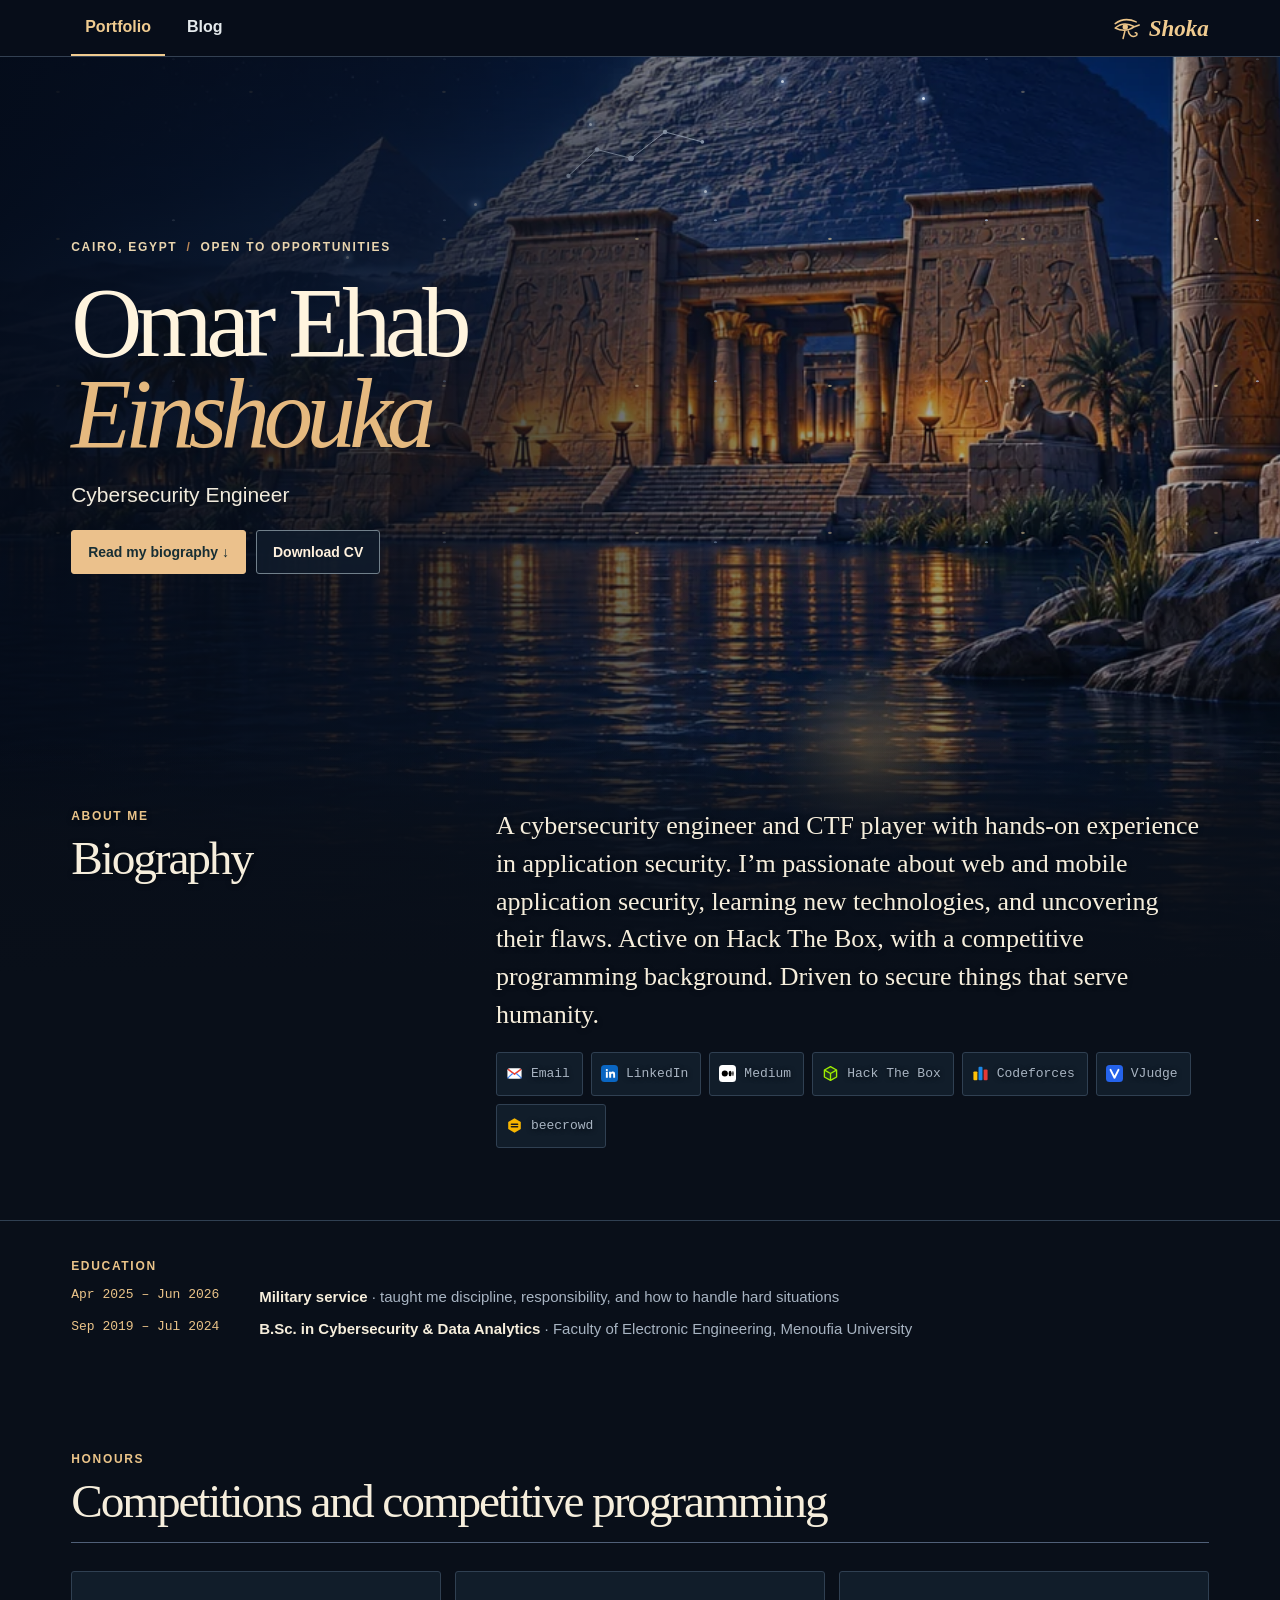
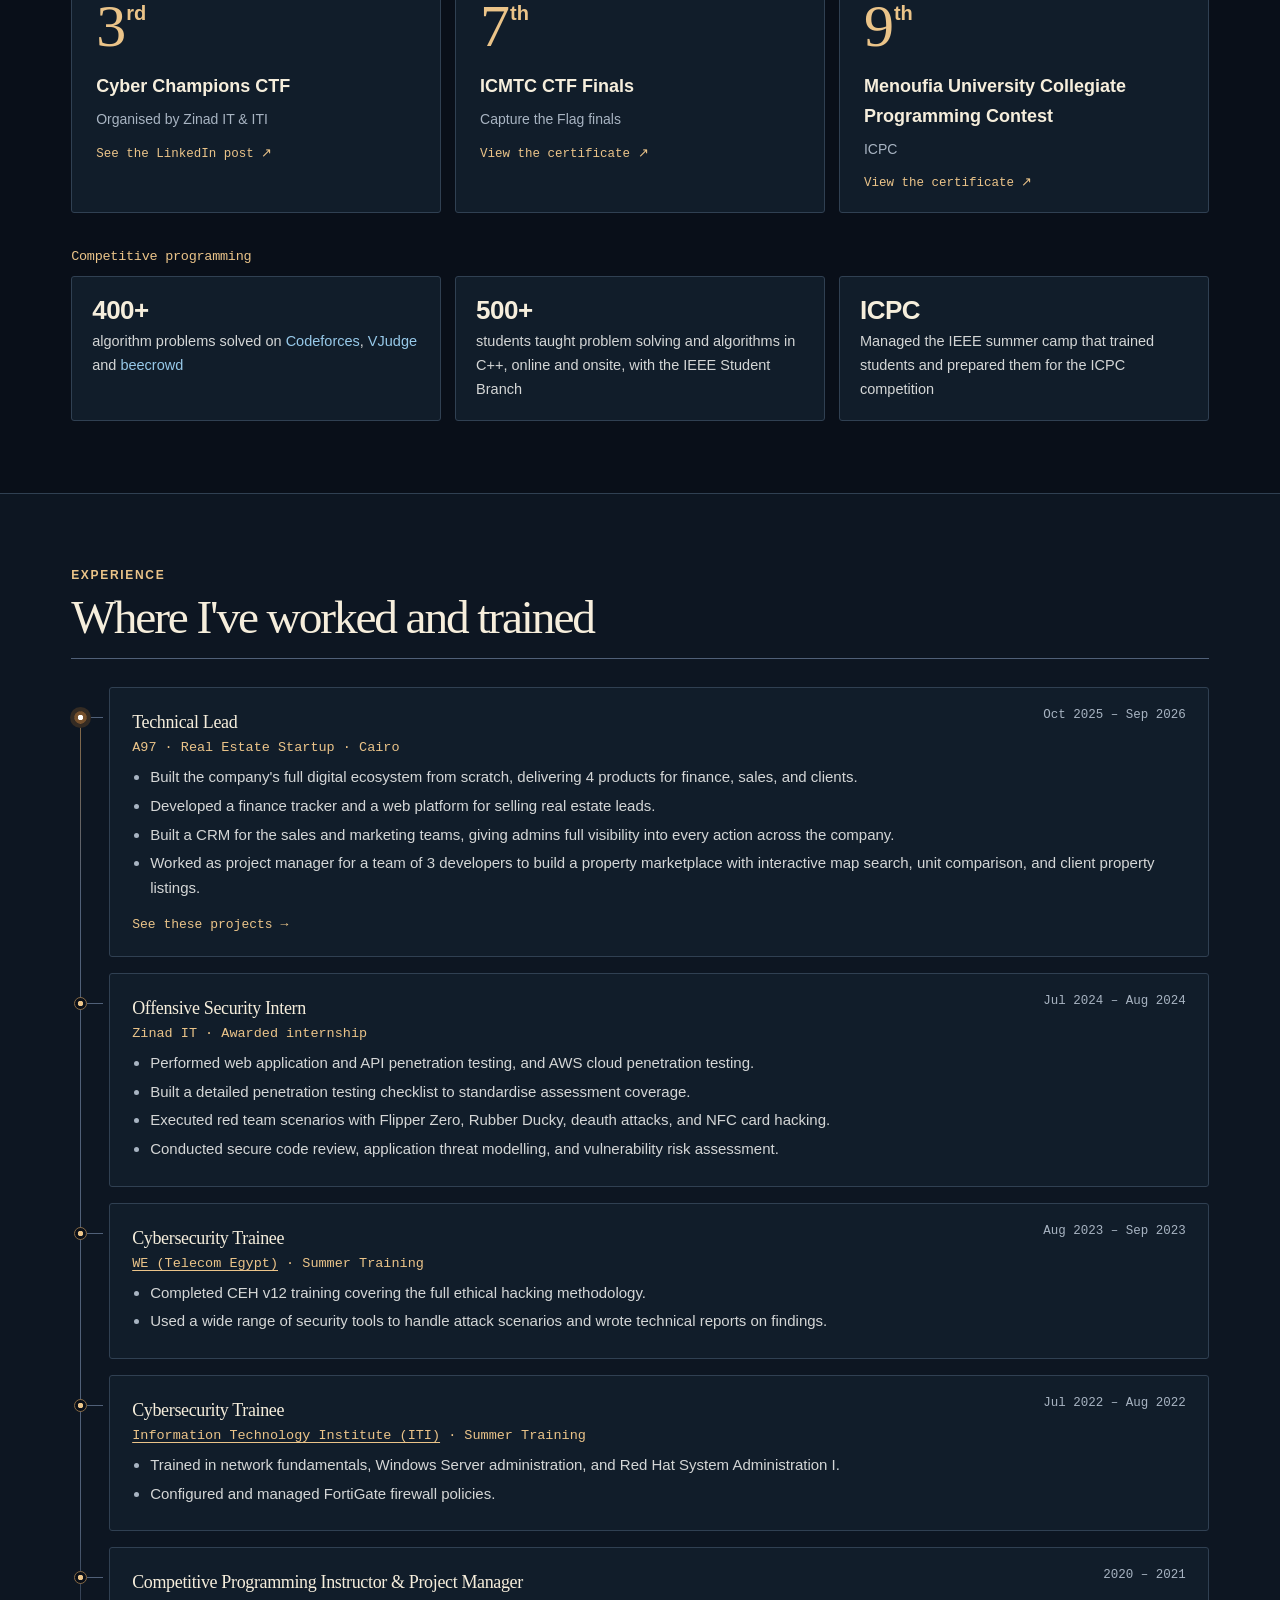
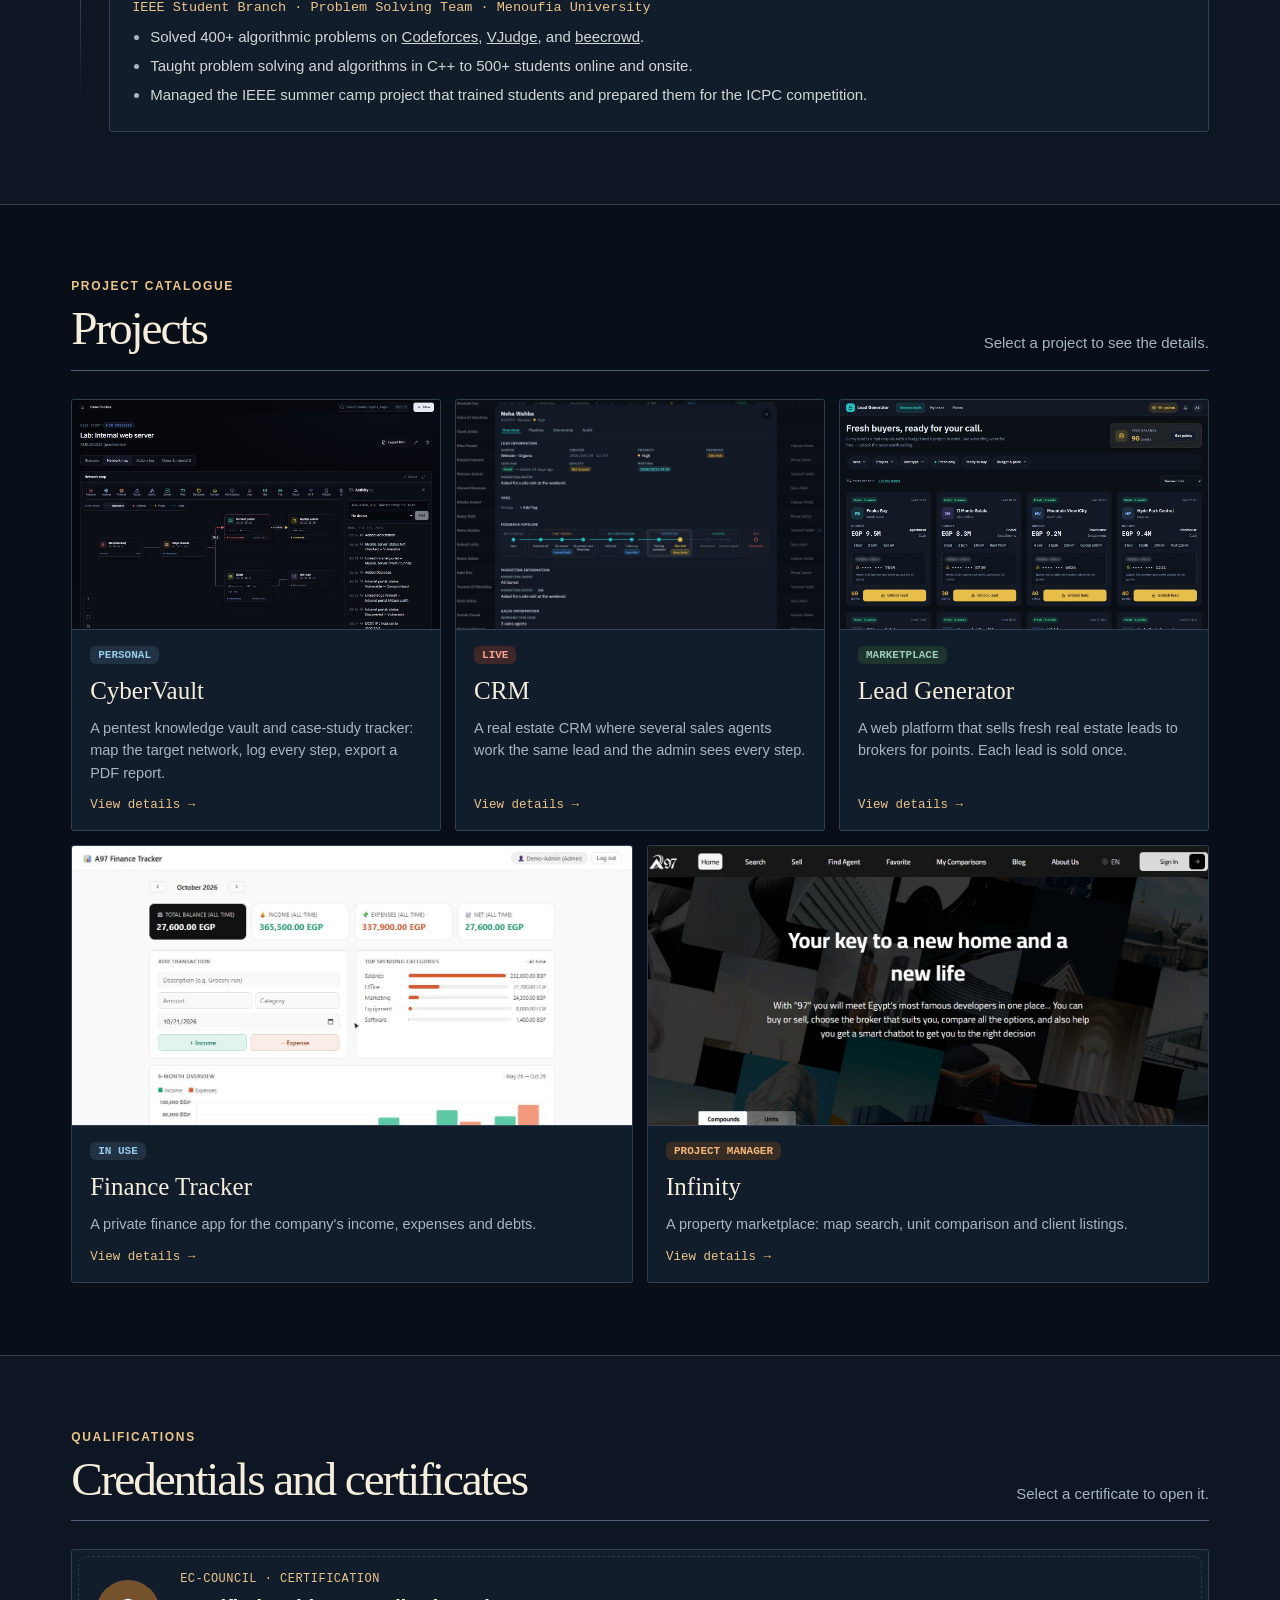
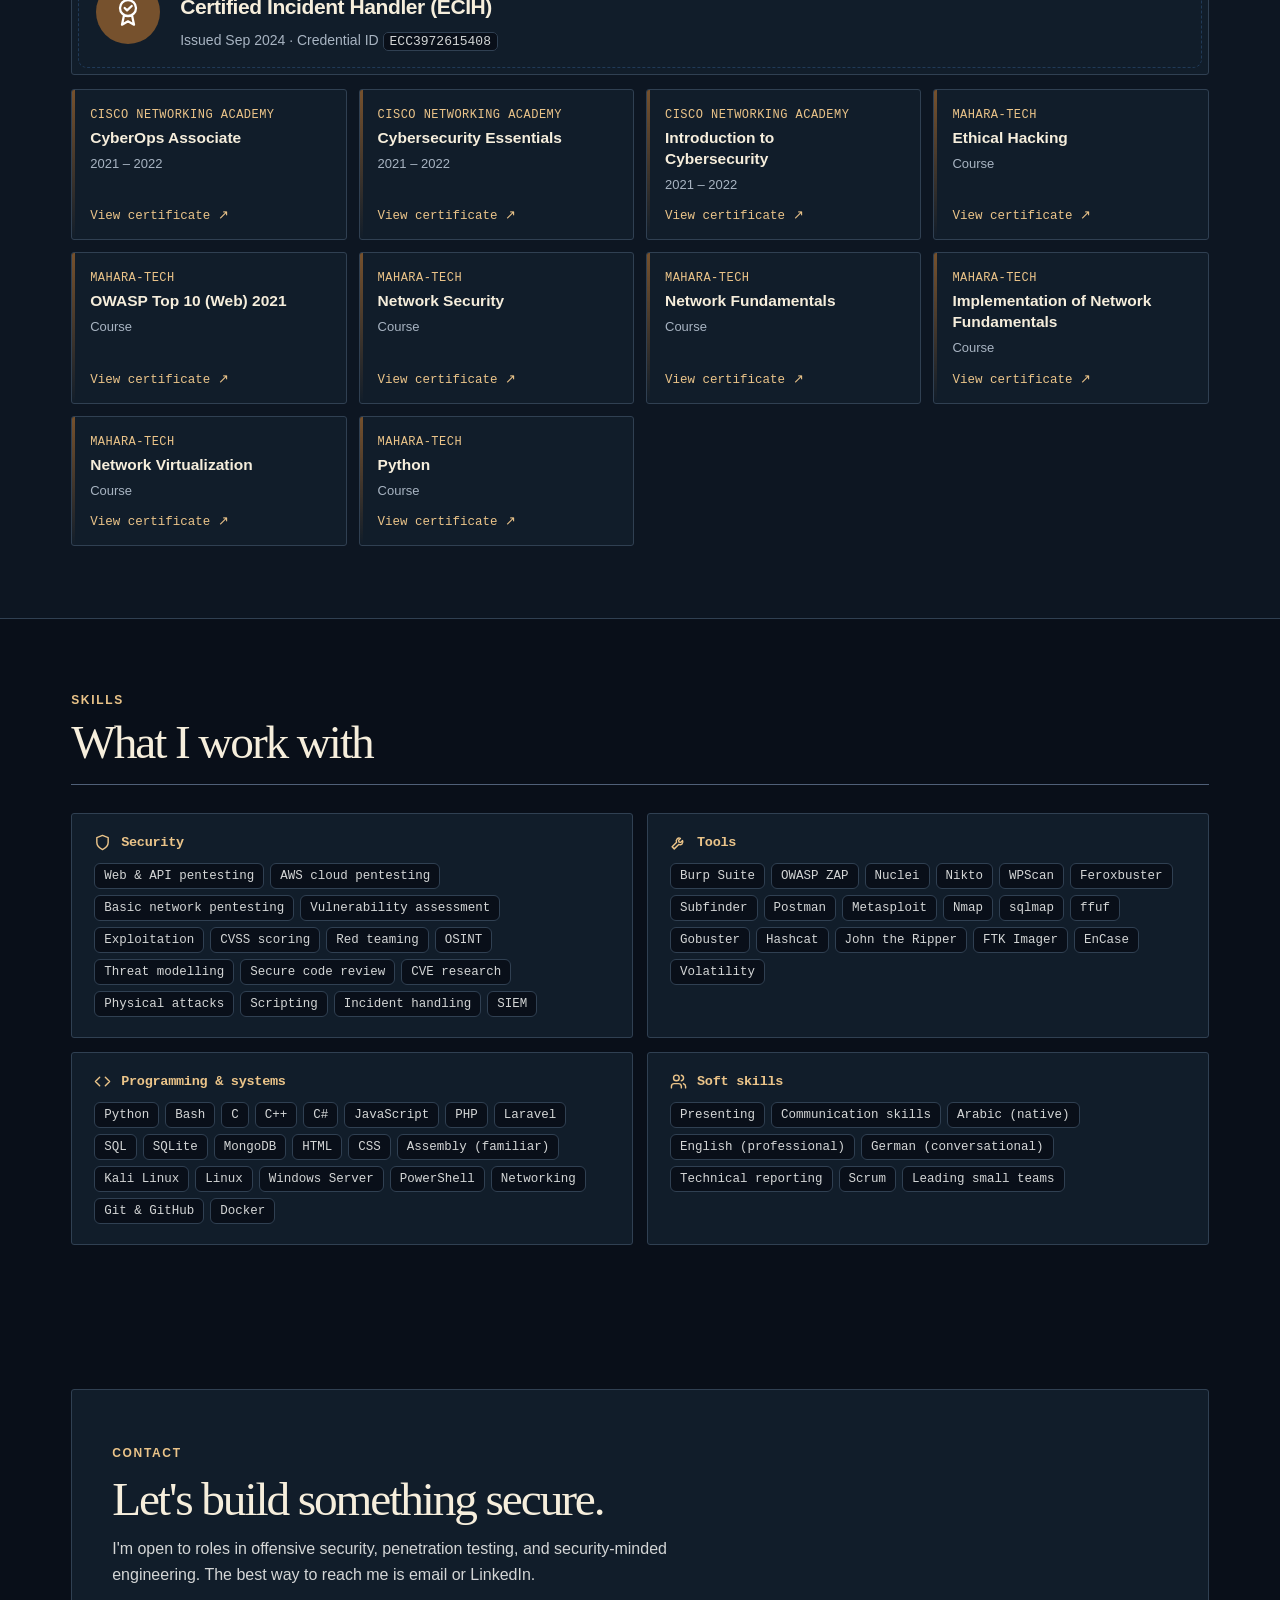
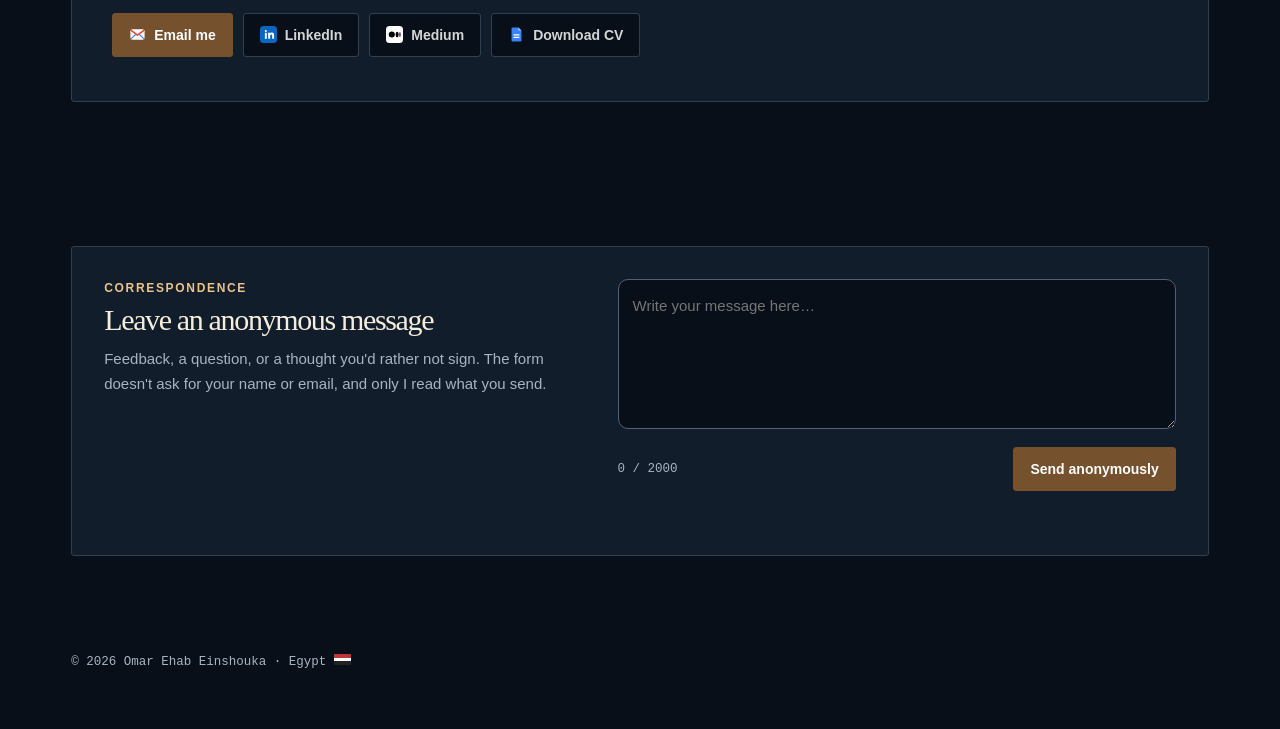
<file: index.html>
<!doctype html>
<html lang="en">
<head>
<meta charset="utf-8">
<meta name="viewport" content="width=device-width, initial-scale=1">
<title>Omar Einshouka · Portfolio</title>
<meta name="description" content="Omar Ehab Einshouka, cybersecurity engineer and CTF player focused on web and mobile application security.">
<meta property="og:title" content="Omar Ehab Einshouka · Cybersecurity Engineer">
<meta property="og:description" content="Omar Ehab Einshouka, cybersecurity engineer and CTF player focused on web and mobile application security.">
<meta property="og:type" content="website">
<meta property="og:url" content="https://omarehab2001.github.io/">
<meta property="og:image" content="https://omarehab2001.github.io/assets/og-landing.jpg">
<meta property="og:image:width" content="1200">
<meta property="og:image:height" content="630">
<meta property="og:image:alt" content="The landing page of Omar Ehab Einshouka's portfolio">
<meta name="twitter:card" content="summary_large_image">
<meta name="twitter:image" content="https://omarehab2001.github.io/assets/og-landing.jpg">
<meta name="theme-color" content="#080e19">
<link rel="icon" href="assets/eye-of-horus.svg">
<link rel="stylesheet" href="assets/v3.css?v=24">
<link rel="stylesheet" href="assets/museum.css">
<link rel="stylesheet" href="assets/site-nav.css">
</head>
<body id="top">


<header class="site-header">
  <nav class="site-nav" aria-label="Main navigation">
    <a href="#top" aria-current="page">Portfolio</a>
    <a href="blog/">Blog</a>
    <span class="shoka-signature"><img src="assets/eye-of-horus.svg" width="28" height="28" alt="">Shoka</span>
  </nav>
  <div class="progress" id="progress" aria-hidden="true"></div>
</header>

<main>

<!-- HERO -->
<div class="opening">
  <div class="night-scene">
    <picture>
      <source media="(max-width:720px) and (orientation:portrait)" srcset="assets/temple-night-portrait.webp" width="941" height="1672">
      <img src="assets/temple-night.webp" width="1672" height="941" fetchpriority="high" alt="Moonlit pyramids above a torchlit Egyptian temple on the Nile beneath the Milky Way.">
    </picture>
    <div class="star-dust" aria-hidden="true"></div>
    <div class="temple-glow" aria-hidden="true"></div>
    <svg class="constellation" viewBox="0 0 140 75" fill="none" aria-hidden="true">
      <path pathLength="1" d="M5 50 31 26 62 34 93 10 127 19"/>
      <g fill="currentColor"><circle cx="5" cy="50" r="2"/><circle cx="31" cy="26" r="2"/><circle cx="62" cy="34" r="2.6"/><circle cx="93" cy="10" r="2"/><circle cx="127" cy="19" r="1.7"/></g>
    </svg>
    <div class="night-sky" aria-hidden="true"><i></i><i></i><i></i><i></i><i></i><i></i><span></span><span></span></div>
    <div class="embers" aria-hidden="true"><i></i><i></i><i></i><i></i><i></i></div>
  </div>
<section class="hero" aria-label="Introduction">
  <div class="wrap hero-layout">
    <div class="identity">
      <div class="intro-copy">
      <p class="locator">Cairo, Egypt <span aria-hidden="true">/</span> Open to opportunities</p>
      <h1>Omar Ehab<br><em>Einshouka</em></h1>
      <p class="role">Cybersecurity Engineer</p>
      <div class="cta"><a class="btn primary" href="#bio">Read my biography ↓</a><a class="btn" href="assets/Omar_Einshouka_CV.pdf" download>Download CV</a></div>
      </div>
    </div>

  </div>
</section>
<section id="bio" class="biography">
  <div class="wrap bio-layout"><div><p class="kicker">About me</p><h2>Biography</h2></div><div><p class="lede">A cybersecurity engineer and CTF player with hands-on experience in application security. I’m passionate about web and mobile application security, learning new technologies, and uncovering their flaws. Active on Hack The Box, with a competitive programming background. Driven to secure things that serve humanity.</p><div class="socials" id="socials"></div></div></div>
</section>
</div>
<!-- EDUCATION -->
<section id="education" class="mini">
  <div class="wrap">
    <p class="kicker reveal">Education</p>
    <ul class="edu-list reveal">
      <li><span class="when">Apr 2025 – Jun 2026</span><span><b>Military service</b> · taught me discipline, responsibility, and how to handle hard situations</span></li>
      <li><span class="when">Sep 2019 – Jul 2024</span><span><b>B.Sc. in Cybersecurity &amp; Data Analytics</b> · Faculty of Electronic Engineering, Menoufia University</span></li>
    </ul>
  </div>
</section>

<!-- AWARDS + CP -->
<section id="awards">
  <div class="wrap">
    <div class="sec-head reveal"><div><p class="kicker">Honours</p><h2>Competitions and competitive programming</h2></div></div>
    <div class="grid3">
      <a class="award reveal" href="https://www.linkedin.com/posts/omar-ehab-einshouka-82a65b195_cybersecurity-egypt-pentesting-activity-7172757532589985792-3PzE" target="_blank" rel="noopener"><div class="place">3<sup>rd</sup></div><b>Cyber Champions CTF</b><span>Organised by Zinad IT &amp; ITI</span><em class="go">See the LinkedIn post ↗</em></a>
      <a class="award reveal" href="https://drive.google.com/file/d/1sFyQ6HwcITICQIUX1EIGHNoRpF62ttEi/view" target="_blank" rel="noopener"><div class="place">7<sup>th</sup></div><b>ICMTC CTF Finals</b><span>Capture the Flag finals</span><em class="go">View the certificate ↗</em></a>
      <a class="award reveal" href="https://drive.google.com/file/d/1W6qz6h4YaBPFhdfn_B1UsZ8LJWdI_4R6/view" target="_blank" rel="noopener"><div class="place">9<sup>th</sup></div><b>Menoufia University Collegiate Programming Contest</b><span>ICPC</span><em class="go">View the certificate ↗</em></a>
    </div>
    <h3 class="sub-h reveal">Competitive programming</h3>
    <div class="cp">
      <div class="cp-card reveal"><b class="num">400+</b><span>algorithm problems solved on <a href="https://codeforces.com/profile/Omar_Ehab" target="_blank" rel="noopener">Codeforces</a>, <a href="https://vjudge.net/user/omar_zoo" target="_blank" rel="noopener">VJudge</a> and <a href="https://judge.beecrowd.com/en/profile/412774" target="_blank" rel="noopener">beecrowd</a></span></div>
      <div class="cp-card reveal"><b class="num">500+</b><span>students taught problem solving and algorithms in C++, online and onsite, with the IEEE Student Branch</span></div>
      <div class="cp-card reveal"><b class="num">ICPC</b><span>Managed the IEEE summer camp that trained students and prepared them for the ICPC competition</span></div>
    </div>
  </div>
</section>

<!-- EXPERIENCE -->
<section id="experience" class="band">
  <div class="wrap">
    <div class="sec-head reveal"><div><p class="kicker">Experience</p><h2>Where I've worked and trained</h2></div></div>
    <div class="tl">
      <div class="tl-item reveal"><div class="tl-card">
        <div class="tl-top"><h3>Technical Lead</h3><span class="when">Oct 2025 – Sep 2026</span></div>
        <div class="tl-org">A97 · Real Estate Startup · Cairo</div>
        <ul>
          <li>Built the company's full digital ecosystem from scratch, delivering 4 products for finance, sales, and clients.</li>
          <li>Developed a finance tracker and a web platform for selling real estate leads.</li>
          <li>Built a CRM for the sales and marketing teams, giving admins full visibility into every action across the company.</li>
          <li>Worked as project manager for a team of 3 developers to build a property marketplace with interactive map search, unit comparison, and client property listings.</li>
        </ul>
        <a class="see-proj" href="#projects">See these projects →</a>
      </div></div>
      <div class="tl-item reveal"><div class="tl-card">
        <div class="tl-top"><h3>Offensive Security Intern</h3><span class="when">Jul 2024 – Aug 2024</span></div>
        <div class="tl-org">Zinad IT · Awarded internship</div>
        <ul>
          <li>Performed web application and API penetration testing, and AWS cloud penetration testing.</li>
          <li>Built a detailed penetration testing checklist to standardise assessment coverage.</li>
          <li>Executed red team scenarios with Flipper Zero, Rubber Ducky, deauth attacks, and NFC card hacking.</li>
          <li>Conducted secure code review, application threat modelling, and vulnerability risk assessment.</li>
        </ul>
      </div></div>
      <div class="tl-item reveal"><div class="tl-card">
        <div class="tl-top"><h3>Cybersecurity Trainee</h3><span class="when">Aug 2023 – Sep 2023</span></div>
        <div class="tl-org"><a href="https://drive.google.com/file/d/1BixXPB75uZ2cvpjKVnuKRYPMkGzCsUqx/view" target="_blank" rel="noopener">WE (Telecom Egypt)</a> · Summer Training</div>
        <ul>
          <li>Completed CEH v12 training covering the full ethical hacking methodology.</li>
          <li>Used a wide range of security tools to handle attack scenarios and wrote technical reports on findings.</li>
        </ul>
      </div></div>
      <div class="tl-item reveal"><div class="tl-card">
        <div class="tl-top"><h3>Cybersecurity Trainee</h3><span class="when">Jul 2022 – Aug 2022</span></div>
        <div class="tl-org"><a href="https://drive.google.com/file/d/1etdc5gPoNEgqf1hYfopfTblsV4rHXrhQ/view" target="_blank" rel="noopener">Information Technology Institute (ITI)</a> · Summer Training</div>
        <ul>
          <li>Trained in network fundamentals, Windows Server administration, and Red Hat System Administration I.</li>
          <li>Configured and managed FortiGate firewall policies.</li>
        </ul>
      </div></div>
      <div class="tl-item reveal"><div class="tl-card">
        <div class="tl-top"><h3>Competitive Programming Instructor &amp; Project Manager</h3><span class="when">2020 – 2021</span></div>
        <div class="tl-org">IEEE Student Branch · Problem Solving Team · Menoufia University</div>
        <ul>
          <li>Solved 400+ algorithmic problems on <a href="https://codeforces.com/profile/Omar_Ehab" target="_blank" rel="noopener">Codeforces</a>, <a href="https://vjudge.net/user/omar_zoo" target="_blank" rel="noopener">VJudge</a>, and <a href="https://judge.beecrowd.com/en/profile/412774" target="_blank" rel="noopener">beecrowd</a>.</li>
          <li>Taught problem solving and algorithms in C++ to 500+ students online and onsite.</li>
          <li>Managed the IEEE summer camp project that trained students and prepared them for the ICPC competition.</li>
        </ul>
      </div></div>
    </div>
  </div>
</section>

<!-- PROJECTS -->
<section id="projects">
  <div class="wrap">
    <div class="sec-head reveal"><div><p class="kicker">Project catalogue</p><h2>Projects</h2></div><p>Select a project to see the details.</p></div>
    <p class="swipe-hint" aria-hidden="true">Swipe to see more projects <span>→</span></p>
    <div class="pgrid">
      <button class="pcard reveal" type="button" data-open="pd-cybervault">
        <span class="pimg"><img src="assets/cybervault/04-case-map.jpg" alt="CyberVault network map of a practice lab" loading="lazy"></span>
        <span class="pmeta"><span class="tagx info">PERSONAL</span><b>CyberVault</b><span class="pdesc">A pentest knowledge vault and case-study tracker: map the target network, log every step, export a PDF report.</span><span class="go">View details →</span></span>
      </button>
      <button class="pcard reveal" type="button" data-open="pd-crm">
        <span class="pimg"><img src="assets/crm/crm-card.jpg" alt="A lead open over the leads table, with three sales agents at different steps of its pipeline" loading="lazy"></span>
        <span class="pmeta"><span class="tagx crit">LIVE</span><b>CRM</b><span class="pdesc">A real estate CRM where several sales agents work the same lead and the admin sees every step.</span><span class="go">View details →</span></span>
      </button>
      <button class="pcard reveal" type="button" data-open="pd-leads">
        <span class="pimg"><img src="assets/leadgen/browse.jpg" alt="The Lead Generator buyer view with leads for sale" loading="lazy"></span>
        <span class="pmeta"><span class="tagx ok">MARKETPLACE</span><b>Lead Generator</b><span class="pdesc">A web platform that sells fresh real estate leads to brokers for points. Each lead is sold once.</span><span class="go">View details →</span></span>
      </button>
      <button class="pcard reveal" type="button" data-open="pd-finance">
        <span class="pimg"><img src="assets/finance/finance-walkthrough-poster.jpg" alt="The Finance Tracker overview with sample data" loading="lazy"></span>
        <span class="pmeta"><span class="tagx info">IN USE</span><b>Finance Tracker</b><span class="pdesc">A private finance app for the company's income, expenses and debts.</span><span class="go">View details →</span></span>
      </button>
      <button class="pcard reveal" type="button" data-open="pd-infinity">
        <span class="pimg"><img src="assets/infinity/home.jpg" alt="The Infinity homepage" loading="lazy"></span>
        <span class="pmeta"><span class="tagx high">PROJECT MANAGER</span><b>Infinity</b><span class="pdesc">A property marketplace: map search, unit comparison and client listings.</span><span class="go">View details →</span></span>
      </button>
    </div>
  </div>
</section>

<!-- project details, shown as pop-ups -->
<dialog class="pd" id="pd-crm" aria-labelledby="pd-crm-t">
  <div class="pd-head"><div><span class="tagx crit">LIVE · 30 SECURITY FIXES</span><h3 id="pd-crm-t">CRM</h3></div><button class="pd-x" type="button" aria-label="Close">×</button></div>
  <div class="pd-body">
    <p>In real estate a good lead rarely belongs to one agent, but most CRMs keep a single status per lead, so each update erases the last. In this CRM each sales agent keeps a private pipeline on the lead, and the admin sees all of them side by side.</p>
    <figure class="pd-fig">
      <video class="pd-video" src="assets/crm/crm-walkthrough.mp4" poster="assets/crm/crm-walkthrough-poster.jpg" autoplay muted loop playsinline preload="metadata" aria-label="A short walkthrough of the CRM"></video>
      <figcaption>A quick walkthrough of the CRM: adding a lead, logging a call, several agents on one lead, the dashboard, performance, and the phone view.</figcaption>
    </figure>
    <ul class="feat">
      <li><b>Many agents, one lead.</b> An 11-step feedback pipeline from New to Contract signed. Signing closes the lead for everyone.</li>
      <li><b>Each role sees only what it needs.</b> Sales can't see who brought the lead in or who else is working it.</li>
      <li><b>Every promise on time.</b> A diary, call-back reminders, and one tap to call or WhatsApp a client from the phone.</li>
      <li><b>Full traceability.</b> An audit trail nobody can edit, sales performance and win rates, and team leaders who run their teams.</li>
      <li><b>Hardened.</b> A security audit found and fixed 30 issues, including an account-takeover chain.</li>
    </ul>
    <h4 class="pd-h">Architecture</h4>
    <figure class="pd-fig">
      <a href="assets/crm/architecture.jpg" target="_blank" rel="noopener"><img src="assets/crm/architecture.jpg" alt="The architecture of the CRM: one program on one server with one database file, six checks on every request" loading="lazy"></a>
      <figcaption>One program on one server, talking to one database file. Every request passes six checks, including who you are and what your role may see, before it touches any data.</figcaption>
    </figure>
    <div class="plinks"><a class="btn primary" href="blog/three-sales-agents-one-client.html">Read the article</a></div>
  </div>
</dialog>

<dialog class="pd" id="pd-infinity" aria-labelledby="pd-infinity-t">
  <div class="pd-head"><div><span class="tagx high">PROJECT MANAGER · 222 ENDPOINTS</span><h3 id="pd-infinity-t">Infinity</h3></div><button class="pd-x" type="button" aria-label="Close">×</button></div>
  <div class="pd-body">
    <p>Infinity is a property marketplace in Arabic and English. Buying a home in Egypt usually means hopping between brokers, brochures and spreadsheets to compare compounds you have never seen. Infinity puts every unit, compound and price in one place, so buyers can find, compare and decide on their own. As project manager for a team of three developers, I delivered it on one API with 222 endpoints in five modules: public search, owners, signed-in users and a back office with role-based permissions.</p>

    <h4 class="pd-h">1 · The map</h4>
    <p>Buyers choose location first, so the map is where the search starts. Zoomed out, compounds are grouped into one box per area so a whole city reads at a glance; zoom in and each compound appears with its <b>real border</b> and starting price, and switch to units to see every available home as its own dot. The result list follows whatever part of the map you are looking at, and a place search jumps straight to any neighbourhood. <b>Why it matters:</b> a buyer sees what is actually near their work, school or family before reading a single listing.</p>

    <h4 class="pd-h">2 · Search and filters</h4>
    <p>Filter units and compounds by city, developer, type, price, area, delivery date and payment plan. <b>Why it matters:</b> budget and payment plan decide most purchases, so buyers only see homes they can actually afford, instead of scrolling past ones they can't.</p>

    <h4 class="pd-h">3 · Side-by-side comparison</h4>
    <p>Compare two to four units or compounds in one table, with similar compounds suggested next to each one. <b>Why it matters:</b> the final decision is always between a few options, and putting them side by side replaces the notes and screenshots buyers would otherwise juggle.</p>

    <h4 class="pd-h">4 · Client listings</h4>
    <p>Owners submit their own units for sale, and staff approve or reject each one before it goes live. <b>Why it matters:</b> it grows the inventory beyond the company's own projects while keeping every listing on the site checked and trustworthy.</p>

    <h4 class="pd-h">5 · Tools for buyers</h4>
    <p>A mortgage calculator, an AI chatbot, favourites, saved searches with email alerts, and reviews. <b>Why it matters:</b> buyers can work out monthly payments, get answers at any hour and hear about a new match the day it is listed, which keeps them coming back until they buy.</p>

    <h4 class="pd-h">6 · Secure by design</h4>
    <p>Password reset by one-time code that never reveals which emails exist, sign-out on every device, and role-based permissions for every back-office action. <b>Why it matters:</b> buyers share personal and financial details, and the marketplace only works if they trust it with them.</p>

    <div class="pd-shots one">
      <a href="assets/infinity/home.jpg" target="_blank" rel="noopener"><img src="assets/infinity/home.jpg" alt="The Infinity homepage" loading="lazy"></a>
    </div>
  </div>
</dialog>

<dialog class="pd" id="pd-leads" aria-labelledby="pd-leads-t">
  <div class="pd-head"><div><span class="tagx ok">74 TESTS</span><h3 id="pd-leads-t">Lead Generator</h3></div><button class="pd-x" type="button" aria-label="Close">×</button></div>
  <div class="pd-body">
    <p>A marketplace where real estate brokers buy fresh leads. Browsing is free: every lead shows the area, project, unit, budget and payment plan. Spend points to unlock the client's name, number and notes, and the lead becomes yours alone.</p>
    <ul class="feat">
      <li><b>Browse free, pay per lead.</b> Filter by area, project, unit type, budget and how fresh the lead is.</li>
      <li><b>Points through billing.</b> Buyers pay the billing team, staff add the points with a receipt reference, and the buyer is notified.</li>
      <li><b>Every lead is sold once.</b> Unlocking makes it yours and removes it for every other buyer, even if two people press Unlock at the same moment.</li>
      <li><b>Wrong-number protection.</b> Report a lead within 48 hours, and the points come back once it's confirmed.</li>
      <li><b>Every point is traceable</b> in a ledger of top-ups, unlocks, refunds and corrections.</li>
      <li><b>Secure by design.</b> Contact details never leave the server before purchase, and the app is tested against forged tokens, role escalation, SQL injection and XSS.</li>
    </ul>
    <h4 class="pd-h">how-it-works</h4>
    <div class="steps3">
      <figure><span class="step-no">1</span><a href="assets/leadgen/get-points.jpg" target="_blank" rel="noopener"><img src="assets/leadgen/get-points.jpg" alt="A buyer without enough points sees the billing contact to buy points" loading="lazy"></a><figcaption><b>Get points.</b> Not enough points? The app shows how to buy them from the billing team.</figcaption></figure>
      <figure><span class="step-no">2</span><a href="assets/leadgen/buy-lead.jpg" target="_blank" rel="noopener"><img src="assets/leadgen/buy-lead.jpg" alt="Confirming the purchase of a lead for 60 points" loading="lazy"></a><figcaption><b>Buy a lead.</b> Confirm the price. The lead is sold once and becomes yours alone.</figcaption></figure>
      <figure><span class="step-no">3</span><a href="assets/leadgen/unlocked-lead.jpg" target="_blank" rel="noopener"><img src="assets/leadgen/unlocked-lead.jpg" alt="The unlocked lead with the client's name, number and full details" loading="lazy"></a><figcaption><b>The unlocked lead.</b> The client's name, number, needs and notes, with one tap to call or WhatsApp.</figcaption></figure>
    </div>
  </div>
</dialog>

<dialog class="pd" id="pd-finance" aria-labelledby="pd-finance-t">
  <div class="pd-head"><div><span class="tagx info">IN USE</span><h3 id="pd-finance-t">Finance Tracker</h3></div><button class="pd-x" type="button" aria-label="Close">×</button></div>
  <div class="pd-body">
    <p>The first product I built at the company. It gave management one trusted place to record every transaction and see where the money goes, in place of scattered notes and spreadsheets.</p>
    <figure class="pd-fig">
      <video class="pd-video fin" src="assets/finance/finance-walkthrough.mp4" poster="assets/finance/finance-walkthrough-poster.jpg" autoplay muted loop playsinline preload="metadata" aria-label="A short walkthrough of the Finance Tracker"></video>
      <figcaption>A quick walkthrough: adding income, the six-month overview, a debt with its payments, and filtering transactions. Sample data only, not the company's real figures.</figcaption>
    </figure>
    <ul class="feat">
      <li><b>Income and expenses</b> by category, with search, date filters and a chart of the top spending categories.</li>
      <li><b>Debts both ways,</b> owed and owing, with due dates, partial payments and overdue flags.</li>
      <li><b>Nothing is lost.</b> Deleted records can be restored, and every entry records who added and last edited it.</li>
      <li><b>Invite-only access</b> with admin and editor roles.</li>
      <li><b>Export to CSV and Excel,</b> plus backup and restore scripts.</li>
    </ul>
  </div>
</dialog>

<dialog class="pd" id="pd-cybervault" aria-labelledby="pd-cybervault-t">
  <div class="pd-head"><div><span class="tagx info">PERSONAL PROJECT</span><h3 id="pd-cybervault-t">CyberVault</h3></div><button class="pd-x" type="button" aria-label="Close">×</button></div>
  <div class="pd-body">
    <p>CyberVault is a local-first workspace for penetration testers. Every engagement teaches you something, and most of it ends up scattered across notes you never find again. CyberVault keeps it all in one place on your own machine, built around three main features:</p>
    <ul class="feat">
      <li><b>The library:</b> what you know, organised into domains and topics and shown as a knowledge map.</li>
      <li><b>Methodologies:</b> how you test, as reusable checklists you run on every target.</li>
      <li><b>Case studies:</b> the engagement you're working on right now, with a network map, an action log and a report.</li>
    </ul>

    <h4 class="pd-h">1 · The library</h4>
    <p>A home for everything you learn. Add a domain for each area of study, break it into topics, and write your notes in any topic, with code, commands, diagrams and screenshots living together. Tag topics with hashtags, star the ones you keep coming back to, and the information you need is always a click away. The <b>knowledge map</b> turns the whole library into one visual mind map, so you see everything you know at a glance instead of digging through folders.</p>
    <figure class="pd-fig">
      <img src="assets/cybervault/cybervault-knowledge-map.gif" width="900" height="562" alt="Walkthrough: zooming into a domain on the knowledge map, opening the nmap topic and scrolling its notes" loading="lazy">
      <figcaption>From the knowledge map into a topic: pick a domain, open a topic, and read its notes and commands.</figcaption>
    </figure>
    <div class="pd-shots two">
      <a href="assets/cybervault/03-topic.jpg" target="_blank" rel="noopener"><img src="assets/cybervault/03-topic.jpg" alt="A topic page with notes, code and a diagram" loading="lazy"></a>
      <a href="assets/cybervault/01-knowledge-map.jpg" target="_blank" rel="noopener"><img src="assets/cybervault/01-knowledge-map.jpg" alt="The knowledge map: the whole library as a mind map" loading="lazy"></a>
    </div>

    <h4 class="pd-h">2 · Methodologies</h4>
    <p>A checklist for every kind of test. Build a methodology once, for a web app, a network, an AWS review or anything else you run, and reuse it on every engagement so nothing is skipped. Each checklist is fully yours to customise: add, remove and reorder items as your process grows. It is the difference between testing from memory and testing the same thorough way every time.</p>
    <div class="pd-shots one">
      <a href="assets/cybervault/02-checklist-run.jpg" target="_blank" rel="noopener"><img src="assets/cybervault/02-checklist-run.jpg" alt="The AWS checklist mid-run, with items ticked off and a progress bar" loading="lazy"></a>
    </div>

    <h4 class="pd-h">3 · Case studies</h4>
    <p>Where you run the engagement itself. Set the scenario, press Start, and every step you take is written to an <b>action log</b> as you go. The <b>network map</b> is your draft board for the target: drop in every host, service and finding, draw the attack paths between them, and pin notes anywhere on the board to think out loud. When you are done, CyberVault pulls the whole case, every action and every finding, into one clean report that makes the engagement clear at a glance, and saves it. That is what keeps all the cases you are working on organised instead of living in your head.</p>
    <figure class="pd-fig">
      <img src="assets/cybervault/cybervault-case-study.gif" width="960" height="600" alt="Walkthrough: a case's network map with its activity log, a device's details, a sticky note, then the PDF report" loading="lazy">
      <figcaption>A case in progress: the network map with its activity log, a device's details and a note, then the report export.</figcaption>
    </figure>
    <div class="pd-shots two">
      <a href="assets/cybervault/04-case-map.jpg" target="_blank" rel="noopener"><img src="assets/cybervault/04-case-map.jpg" alt="The network map with the action log beside it" loading="lazy"></a>
      <a href="assets/cybervault/05-pdf-export.jpg" target="_blank" rel="noopener"><img src="assets/cybervault/05-pdf-export.jpg" alt="The case report with actions and findings" loading="lazy"></a>
    </div>

    <h4 class="pd-h">Why it matters</h4>
    <p>Together, the three features cover a pentester's whole workflow in one place: study it in the library, standardise it in a methodology, and run it as a case. Nothing you learn gets lost between engagements, no step gets skipped because you tested from memory, and every case ends in a clear report instead of living in your head. Your knowledge compounds instead of leaking away, so every new target starts from everything you have already learned.</p>
  </div>
</dialog>

<!-- CERTIFICATES -->
<section id="certs" class="band">
  <div class="wrap">
    <div class="sec-head reveal"><div><p class="kicker">Qualifications</p><h2>Credentials and certificates</h2></div><p>Select a certificate to open it.</p></div>
    <div class="cert-main reveal">
      <span class="seal" aria-hidden="true"><svg viewBox="0 0 24 24" fill="none" stroke="currentColor" stroke-width="1.7" stroke-linecap="round" stroke-linejoin="round"><circle cx="12" cy="9" r="6"/><path d="m9 14.5-1.5 7L12 19l4.5 2.5-1.5-7"/><path d="m9.5 9 1.8 1.8L14.8 7.5"/></svg></span>
      <div>
        <span class="issuer">EC-Council · Certification</span>
        <h3>Certified Incident Handler (ECIH)</h3>
        <p class="meta">Issued Sep 2024 · Credential ID <code>ECC3972615408</code></p>
      </div>
    </div>
    <div class="cert-grid">
      <a class="ctile reveal" href="https://drive.google.com/file/d/18cvlSonQBiC_OmNY57IvYp6ZtILyR29Y/view" target="_blank" rel="noopener"><span class="issuer">Cisco Networking Academy</span><b>CyberOps Associate</b><span class="meta">2021 – 2022</span><span class="go">View certificate ↗</span></a>
      <a class="ctile reveal" href="https://drive.google.com/file/d/1z6j5d3_6FdcIQy_ALOkmNgixfq2jKiUa/view" target="_blank" rel="noopener"><span class="issuer">Cisco Networking Academy</span><b>Cybersecurity Essentials</b><span class="meta">2021 – 2022</span><span class="go">View certificate ↗</span></a>
      <a class="ctile reveal" href="https://drive.google.com/file/d/1X5GYuipwqOZkyX0pjfTz5y2oEgsdf-E9/view" target="_blank" rel="noopener"><span class="issuer">Cisco Networking Academy</span><b>Introduction to Cybersecurity</b><span class="meta">2021 – 2022</span><span class="go">View certificate ↗</span></a>
      <a class="ctile reveal" href="https://drive.google.com/file/d/1ooKcN0jPTRgls_fOqaSDTRTtzx9_c29Z/view" target="_blank" rel="noopener"><span class="issuer">Mahara-Tech</span><b>Ethical Hacking</b><span class="meta">Course</span><span class="go">View certificate ↗</span></a>
      <a class="ctile reveal" href="https://drive.google.com/file/d/1KgAkKk9bjyKugEjDulX--QK5vbb-3bU3/view" target="_blank" rel="noopener"><span class="issuer">Mahara-Tech</span><b>OWASP Top 10 (Web) 2021</b><span class="meta">Course</span><span class="go">View certificate ↗</span></a>
      <a class="ctile reveal" href="https://drive.google.com/file/d/10TYJns-fdMuoO_QsAwuTndxmD1KVe9z4/view" target="_blank" rel="noopener"><span class="issuer">Mahara-Tech</span><b>Network Security</b><span class="meta">Course</span><span class="go">View certificate ↗</span></a>
      <a class="ctile reveal" href="https://drive.google.com/file/d/15kqmmCxyVmO0G8rdPFwb0hS_4Shm_Qss/view" target="_blank" rel="noopener"><span class="issuer">Mahara-Tech</span><b>Network Fundamentals</b><span class="meta">Course</span><span class="go">View certificate ↗</span></a>
      <a class="ctile reveal" href="https://drive.google.com/file/d/1ai51_F7Jgtf8p_8jhmSKBMgMJpPYuRuL/view" target="_blank" rel="noopener"><span class="issuer">Mahara-Tech</span><b>Implementation of Network Fundamentals</b><span class="meta">Course</span><span class="go">View certificate ↗</span></a>
      <a class="ctile reveal" href="https://drive.google.com/file/d/1q3Zc19PBJuPRKetzTOHYsVg9JkMKddBQ/view" target="_blank" rel="noopener"><span class="issuer">Mahara-Tech</span><b>Network Virtualization</b><span class="meta">Course</span><span class="go">View certificate ↗</span></a>
      <a class="ctile reveal" href="https://drive.google.com/file/d/1ziydDAjl_ysdxIA48UNJJ7JT-zfwq0Vh/view" target="_blank" rel="noopener"><span class="issuer">Mahara-Tech</span><b>Python</b><span class="meta">Course</span><span class="go">View certificate ↗</span></a>
    </div>
  </div>
</section>

<!-- SKILLS -->
<section id="skills">
  <div class="wrap">
    <div class="sec-head reveal"><div><p class="kicker">Skills</p><h2>What I work with</h2></div></div>
    <div class="skills">
      <div class="skill reveal"><h3><svg viewBox="0 0 24 24" fill="none" stroke="currentColor" stroke-width="2" stroke-linecap="round" stroke-linejoin="round"><path d="M12 22s8-4 8-10V5l-8-3-8 3v7c0 6 8 10 8 10z"/></svg>Security</h3>
        <div class="chips"><span>Web &amp; API pentesting</span><span>AWS cloud pentesting</span><span>Basic network pentesting</span><span>Vulnerability assessment</span><span>Exploitation</span><span>CVSS scoring</span><span>Red teaming</span><span>OSINT</span><span>Threat modelling</span><span>Secure code review</span><span>CVE research</span><span>Physical attacks</span><span>Scripting</span><span>Incident handling</span><span>SIEM</span></div></div>
      <div class="skill reveal"><h3><svg viewBox="0 0 24 24" fill="none" stroke="currentColor" stroke-width="2" stroke-linecap="round" stroke-linejoin="round"><path d="M14.7 6.3a4 4 0 0 0-5.4 5.4L3 18l3 3 6.3-6.3a4 4 0 0 0 5.4-5.4l-2.6 2.6-2.4-.6-.6-2.4z"/></svg>Tools</h3>
        <div class="chips"><span>Burp Suite</span><span>OWASP ZAP</span><span>Nuclei</span><span>Nikto</span><span>WPScan</span><span>Feroxbuster</span><span>Subfinder</span><span>Postman</span><span>Metasploit</span><span>Nmap</span><span>sqlmap</span><span>ffuf</span><span>Gobuster</span><span>Hashcat</span><span>John the Ripper</span><span>FTK Imager</span><span>EnCase</span><span>Volatility</span></div></div>
      <div class="skill reveal"><h3><svg viewBox="0 0 24 24" fill="none" stroke="currentColor" stroke-width="2" stroke-linecap="round" stroke-linejoin="round"><path d="m16 18 6-6-6-6M8 6l-6 6 6 6"/></svg>Programming &amp; systems</h3>
        <div class="chips"><span>Python</span><span>Bash</span><span>C</span><span>C++</span><span>C#</span><span>JavaScript</span><span>PHP</span><span>Laravel</span><span>SQL</span><span>SQLite</span><span>MongoDB</span><span>HTML</span><span>CSS</span><span>Assembly (familiar)</span><span>Kali Linux</span><span>Linux</span><span>Windows Server</span><span>PowerShell</span><span>Networking</span><span>Git &amp; GitHub</span><span>Docker</span></div></div>
      <div class="skill reveal"><h3><svg viewBox="0 0 24 24" fill="none" stroke="currentColor" stroke-width="2" stroke-linecap="round" stroke-linejoin="round"><path d="M16 21v-2a4 4 0 0 0-4-4H6a4 4 0 0 0-4 4v2"/><circle cx="9" cy="7" r="4"/><path d="M22 21v-2a4 4 0 0 0-3-3.9M16 3.1a4 4 0 0 1 0 7.8"/></svg>Soft skills</h3>
        <div class="chips"><span>Presenting</span><span>Communication skills</span><span>Arabic (native)</span><span>English (professional)</span><span>German (conversational)</span><span>Technical reporting</span><span>Scrum</span><span>Leading small teams</span></div></div>
    </div>
  </div>
</section>

<!-- CONTACT -->
<section id="contact">
  <div class="wrap">
    <div class="contact reveal">
      <p class="kicker">Contact</p>
      <h2>Let's build something secure.</h2>
      <p>I'm open to roles in offensive security, penetration testing, and security-minded engineering. The best way to reach me is email or LinkedIn.</p>
      <div class="cta" id="contactLinks"></div>
    </div>
  </div>
</section>

<!-- ANONYMOUS MESSAGE -->
<section id="message">
  <div class="wrap">
    <div class="msg reveal">
      <div class="msg-intro">
        <p class="kicker">Correspondence</p>
        <h2>Leave an anonymous message</h2>
        <p>Feedback, a question, or a thought you'd rather not sign. The form doesn't ask for your name or email, and only I read what you send.</p>
      </div>
      <form id="anonForm" class="msg-form" novalidate>
        <label for="anonMsg" class="sr">Your message</label>
        <textarea id="anonMsg" name="message" rows="5" maxlength="2000" placeholder="Write your message here…" required></textarea>
        <input type="checkbox" name="botcheck" class="hp" tabindex="-1" autocomplete="off" aria-hidden="true">
        <div class="msg-row">
          <span class="count" id="anonCount">0 / 2000</span>
          <button class="btn primary" type="submit" id="anonSend">Send anonymously</button>
        </div>
        <p class="msg-status" id="anonStatus" role="status" aria-live="polite"></p>
      </form>
    </div>
  </div>
</section>

</main>

<footer><div class="wrap"><span>© <span id="yr"></span> Omar Ehab Einshouka · Egypt <span class="flag-eg" role="img" aria-label="Flag of Egypt"></span></span></div></footer>

<a class="totop" id="totop" href="#top" aria-label="Back to top"><svg viewBox="0 0 24 24" fill="none" stroke="currentColor" stroke-width="2.4" stroke-linecap="round" stroke-linejoin="round"><path d="M12 19V5M5 12l7-7 7 7"/></svg></a>
<div class="lb" id="lb"><img alt=""></div>

<script>
/* ===== Edit your links here. An empty link is hidden everywhere on the page. ===== */
const LINKS = {
  email:      "mailto:omareinshouka2001@gmail.com",
  linkedin:   "https://www.linkedin.com/in/omar-ehab-einshouka-82a65b195",
  medium:     "https://medium.com/@omareinshouka2001",
  article:    "",   // the "Three Sales Agents, One Client" article URL on Medium
  github:     "",   // hidden for now
  hackthebox: "https://profile.hackthebox.com/profile/01a1334d-3701-704b-9274-9ca1fe883e89?utm_medium=copy_url",
  codeforces: "https://codeforces.com/profile/Omar_Ehab",
  vjudge:     "https://vjudge.net/user/omar_zoo",
  beecrowd:   "https://judge.beecrowd.com/en/profile/412774",
  crm:        "",   // public CRM demo, if you want one shown
  cv:         "assets/Omar_Einshouka_CV.pdf"
};

const I = {
  email:'<path d="M4 6h16v12H4z"/><path d="m4 7 8 6 8-6"/>',
  linkedin:'<rect x="3" y="3" width="18" height="18" rx="3"/><path d="M8 10v7M8 7v.01M12 17v-4a2 2 0 0 1 4 0v4M12 10v7"/>',
  medium:'<circle cx="7" cy="12" r="4"/><ellipse cx="15.5" cy="12" rx="2" ry="4"/><path d="M20.5 8v8"/>',
  github:'<path d="M9 19c-4 1.5-4-2-6-2.5M15 22v-3.5c0-1 .1-1.4-.5-2 2.8-.3 5.5-1.4 5.5-6a4.6 4.6 0 0 0-1.3-3.2 4.2 4.2 0 0 0-.1-3.2s-1.1-.3-3.5 1.3a12 12 0 0 0-6.2 0C6.5 2.8 5.4 3.1 5.4 3.1a4.2 4.2 0 0 0-.1 3.2A4.6 4.6 0 0 0 4 9.5c0 4.6 2.7 5.7 5.5 6-.6.6-.6 1.2-.5 2V22"/>',
  hackthebox:'<path d="M12 2 3 7v10l9 5 9-5V7z"/><path d="M12 22V12M3 7l9 5 9-5"/>',
  code:'<path d="m16 18 6-6-6-6M8 6l-6 6 6 6"/>',
  ext:'<path d="M14 4h6v6M20 4l-9 9M19 14v6H4V5h6"/>',
  file:'<path d="M14 3H6v18h12V7z"/><path d="M14 3v4h4M9 13h6M9 17h6"/>'
};
const BRAND = {
  email:'<svg viewBox="0 0 24 24" aria-hidden="true"><rect x="2" y="4.5" width="20" height="15" rx="3" fill="#fff"/><path d="M3.5 6.5 12 13l8.5-6.5" fill="none" stroke="#EA4335" stroke-width="2.2" stroke-linejoin="round" stroke-linecap="round"/><path d="M2.6 18.2 9 12.3M21.4 18.2 15 12.3" stroke="#4285F4" stroke-width="1.6" stroke-linecap="round"/></svg>',
  linkedin:'<svg viewBox="0 0 24 24" aria-hidden="true"><rect width="24" height="24" rx="5" fill="#0A66C2"/><path fill="#fff" d="M6.9 9.6h2.7V18H6.9zM8.25 5.5a1.55 1.55 0 1 1 0 3.1 1.55 1.55 0 0 1 0-3.1zM11.3 9.6h2.6v1.15c.4-.7 1.3-1.4 2.7-1.4 2.8 0 3.3 1.8 3.3 4.2V18h-2.7v-3.9c0-.95 0-2.15-1.3-2.15-1.35 0-1.55 1.05-1.55 2.1V18h-2.7z"/></svg>',
  github:'<svg viewBox="0 0 24 24" aria-hidden="true"><path fill="#f0f6fc" d="M12 .6a11.4 11.4 0 0 0-3.6 22.2c.57.1.78-.25.78-.55v-2c-3.17.69-3.84-1.53-3.84-1.53-.52-1.32-1.27-1.67-1.27-1.67-1.03-.7.08-.69.08-.69 1.15.08 1.75 1.18 1.75 1.18 1.02 1.75 2.67 1.24 3.32.95.1-.74.4-1.24.72-1.53-2.53-.29-5.2-1.27-5.2-5.64 0-1.25.45-2.27 1.18-3.07-.12-.29-.51-1.45.11-3.03 0 0 .96-.31 3.14 1.17a10.9 10.9 0 0 1 5.72 0c2.18-1.48 3.14-1.17 3.14-1.17.62 1.58.23 2.74.11 3.03.74.8 1.18 1.82 1.18 3.07 0 4.38-2.67 5.35-5.21 5.63.41.36.78 1.06.78 2.14v3.17c0 .3.2.66.79.55A11.4 11.4 0 0 0 12 .6z"/></svg>',
  medium:'<svg viewBox="0 0 24 24" aria-hidden="true"><rect width="24" height="24" rx="5" fill="#fff"/><circle cx="8.2" cy="12" r="4.3" fill="#000"/><ellipse cx="15.7" cy="12" rx="2.15" ry="4.05" fill="#000"/><ellipse cx="19.7" cy="12" rx=".9" ry="3.6" fill="#000"/></svg>',
  hackthebox:'<svg viewBox="0 0 24 24" aria-hidden="true"><path d="M12 2.2 3.4 7.1v9.8l8.6 4.9 8.6-4.9V7.1z" fill="rgba(159,239,0,.12)" stroke="#9FEF00" stroke-width="1.9" stroke-linejoin="round"/><path d="M12 21.6v-9.5M3.6 7.2 12 12l8.4-4.8" fill="none" stroke="#9FEF00" stroke-width="1.9" stroke-linejoin="round"/></svg>',
  codeforces:'<svg viewBox="0 0 24 24" aria-hidden="true"><rect x="2" y="9" width="5.6" height="12.5" rx="1.4" fill="#FFC107"/><rect x="9.2" y="2.5" width="5.6" height="19" rx="1.4" fill="#1E88E5"/><rect x="16.4" y="6.5" width="5.6" height="15" rx="1.4" fill="#E53935"/></svg>',
  vjudge:'<svg viewBox="0 0 24 24" aria-hidden="true"><rect width="24" height="24" rx="5" fill="#2563eb"/><path d="M6.4 6.8 12 18l5.6-11.2" fill="none" stroke="#fff" stroke-width="2.7" stroke-linecap="round" stroke-linejoin="round"/></svg>',
  beecrowd:'<svg viewBox="0 0 24 24" aria-hidden="true"><path d="M12 1.8 20.9 7v10L12 22.2 3.1 17V7z" fill="#F7B500"/><path d="M7.6 10.3h8.8M7.6 13.7h8.8" stroke="#1a1a1a" stroke-width="2.1" stroke-linecap="round"/></svg>',
  file:'<svg viewBox="0 0 24 24" aria-hidden="true"><path d="M14.5 2H6.5A1.5 1.5 0 0 0 5 3.5v17A1.5 1.5 0 0 0 6.5 22h11a1.5 1.5 0 0 0 1.5-1.5V6.5z" fill="#3b82f6"/><path d="M14.5 2v4.5H19" fill="#93c5fd"/><path d="M8.5 12.5h7M8.5 16h7" stroke="#fff" stroke-width="1.8" stroke-linecap="round"/></svg>'
};
const svg = k => BRAND[k] || `<svg viewBox="0 0 24 24" fill="none" stroke="currentColor" stroke-width="2" stroke-linecap="round" stroke-linejoin="round">${I[k]}</svg>`;
const a = (href, icon, label, cls) => {
  const ext = !href.startsWith('mailto:');
  return `<a class="${cls||''}" href="${href}"${ext?' target="_blank" rel="noopener"':''}${href.endsWith('.pdf')?' download':''}>${svg(icon)}${label}</a>`;
};

const social = [
  ['email','email','Email'],['linkedin','linkedin','LinkedIn'],['medium','medium','Medium'],
  ['github','github','GitHub'],['hackthebox','hackthebox','Hack The Box'],
  ['codeforces','codeforces','Codeforces'],['vjudge','vjudge','VJudge'],['beecrowd','beecrowd','beecrowd']
];
document.querySelectorAll('.ai[data-i]').forEach(el => el.innerHTML = svg(el.dataset.i));
document.getElementById('socials').innerHTML = social.filter(([k])=>LINKS[k]).map(([k,i,l])=>a(LINKS[k],i,l)).join('');

const contact = [['email','email','Email me','btn'],['linkedin','linkedin','LinkedIn','btn ghost'],['medium','medium','Medium','btn ghost'],['github','github','GitHub','btn ghost'],['cv','file','Download CV','btn ghost']];
document.getElementById('contactLinks').innerHTML = contact.filter(([k])=>LINKS[k]).map(([k,i,l,c])=>a(LINKS[k],i,l,c)).join('');

const blocks = {
  crm:[['crm','ext','Live demo']],
  article:[['article','medium','Read on Medium'],['medium','medium','More on my Medium']]
};
document.querySelectorAll('[data-links]').forEach(el=>{
  const html = blocks[el.dataset.links].filter(([k])=>LINKS[k]).map(([k,i,l],n)=>a(LINKS[k],i,l,n?'btn':'btn primary')).join('');
  if (html) el.innerHTML = html; else el.remove();
});

document.getElementById('yr').textContent = new Date().getFullYear();

const hero = document.querySelector('.opening');
const reducedMotion = matchMedia('(prefers-reduced-motion: reduce)');
hero.addEventListener('pointermove', event => {
  if (event.pointerType !== 'mouse' || reducedMotion.matches) return;
  const bounds = hero.getBoundingClientRect();
  hero.style.setProperty('--pan', ((event.clientX - bounds.left) / bounds.width - .5) * 20 + 'px');
});
hero.addEventListener('pointerleave', () => hero.style.removeProperty('--pan'));
/* reveal on scroll */


/* reveal: only what starts below the first screen waits for the scroll */
const reduce = matchMedia('(prefers-reduced-motion: reduce)').matches;
if (!reduce && 'IntersectionObserver' in window) {
  const io2 = new IntersectionObserver(es => es.forEach(e => { if (e.isIntersecting) { e.target.classList.remove('pre'); io2.unobserve(e.target); } }), {threshold:.1, rootMargin:'0px 0px -6% 0px'});
  document.querySelectorAll('.reveal').forEach(el => { if (el.getBoundingClientRect().top > innerHeight) { el.classList.add('pre'); io2.observe(el); } });
}

/* scroll progress and back to top */
const prog = document.getElementById('progress'), toTop = document.getElementById('totop');
let ticking = false;
const onScroll = () => {
  if (!reducedMotion.matches && scrollY <= hero.offsetHeight) {
    hero.style.setProperty('--rise', Math.min(14, scrollY * .08) + 'px');
  }
  const h = document.documentElement.scrollHeight - innerHeight;
  prog.style.setProperty('--p', h > 0 ? Math.min(scrollY / h, 1) : 0);
  toTop.classList.toggle('show', scrollY > innerHeight * .9);
  ticking = false;
};
addEventListener('scroll', () => { if (!ticking) { ticking = true; requestAnimationFrame(onScroll); } }, {passive:true});
onScroll();

/* the stats count up once, when they are first seen */
const counters = [...document.querySelectorAll('.stats b')];
const countUp = el => {
  const m = el.textContent.match(/^(\d+)(.*)$/); if (!m || reduce) return;
  const end = +m[1], suf = m[2], t0 = performance.now(), dur = 1100;
  const step = now => { const k = Math.min((now - t0) / dur, 1), e = 1 - Math.pow(1 - k, 3);
    el.textContent = Math.round(end * e) + suf; if (k < 1) requestAnimationFrame(step); };
  requestAnimationFrame(step);
};
if ('IntersectionObserver' in window) {
  const io3 = new IntersectionObserver(es => es.forEach(e => { if (e.isIntersecting) { countUp(e.target); io3.unobserve(e.target); } }), {threshold:.6});
  counters.forEach(c => io3.observe(c));
}


/* pointer spotlight on cards */
const spotSel = '.tl-card,.award,.cert,.skill,.cp-card,.edu,.article,.contact,.stats';
document.querySelectorAll(spotSel).forEach(el => {
  el.classList.add('spot');
  el.addEventListener('pointermove', e => {
    const r = el.getBoundingClientRect();
    el.style.setProperty('--mx', (e.clientX - r.left) + 'px');
    el.style.setProperty('--my', (e.clientY - r.top) + 'px');
  });
});

/* project details open as pop-ups */
document.querySelectorAll('[data-open]').forEach(btn => btn.addEventListener('click', () => {
  const d = document.getElementById(btn.dataset.open);
  if (!d) return;
  if (d.showModal) d.showModal(); else d.setAttribute('open', '');
  document.body.style.overflow = 'hidden';
}));
document.querySelectorAll('dialog.pd').forEach(d => {
  d.querySelector('.pd-x').addEventListener('click', () => d.close());
  d.addEventListener('click', e => { if (e.target === d) d.close(); });
  d.addEventListener('close', () => { document.body.style.overflow = ''; });
});

/* anonymous message: sent through Web3Forms to Omar's inbox; no name or email is asked for */
(() => {
  const ACCESS_KEY = '37a24e78-f164-4f7f-b04a-4ac0c95a3d58';   // Web3Forms access key (public by design, it can only send to Omar)
  const form = document.getElementById('anonForm'); if (!form) return;
  const box = document.getElementById('anonMsg'), count = document.getElementById('anonCount'),
        status = document.getElementById('anonStatus'), send = document.getElementById('anonSend');
  const say = (text, cls) => { status.textContent = text; status.className = 'msg-status ' + (cls || ''); };
  box.addEventListener('input', () => { count.textContent = box.value.length + ' / 2000'; });
  form.addEventListener('submit', async e => {
    e.preventDefault();
    const text = box.value.trim();
    if (text.length < 3) { say('Write a message first.', 'err'); box.focus(); return; }
    if (form.botcheck.checked) return;
    if (!ACCESS_KEY) { say('Anonymous messages are not connected yet. Please use email or LinkedIn for now.', 'err'); return; }
    send.disabled = true; say('Sending...');
    try {
      const r = await fetch('https://api.web3forms.com/submit', {
        method: 'POST', headers: { 'Content-Type': 'application/json', Accept: 'application/json' },
        body: JSON.stringify({ access_key: ACCESS_KEY, subject: 'Anonymous message from your portfolio', from_name: 'Anonymous visitor', message: text })
      });
      const j = await r.json().catch(() => ({}));
      if (r.ok && j.success !== false) { form.reset(); count.textContent = '0 / 2000'; say('Sent. Thank you for your message.', 'ok'); }
      else say('The message could not be sent. Please try again in a moment.', 'err');
    } catch (err) { say('No connection. Check your internet and try again.', 'err'); }
    finally { send.disabled = false; }
  });
})();

/* lightbox */
const lb = document.getElementById('lb');
document.querySelectorAll('.project .media img, .article img').forEach(img => img.onclick = () => { lb.querySelector('img').src = img.src; lb.classList.add('open'); });
lb.onclick = () => lb.classList.remove('open');
</script>

</body>
</html>
</file>
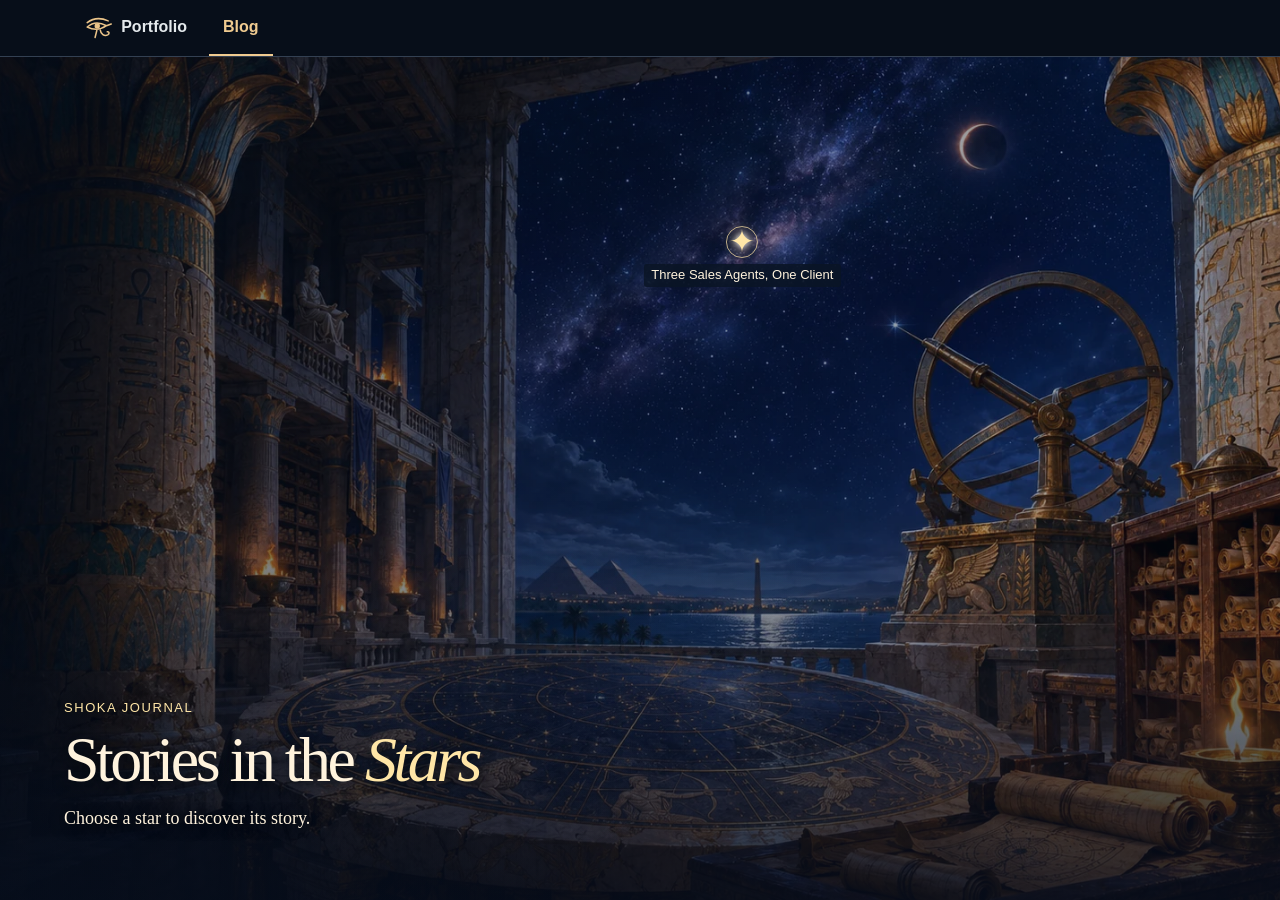
<file: blog/index.html>
<!doctype html>
<html lang="en">
<head>
  <meta charset="utf-8">
  <meta name="viewport" content="width=device-width, initial-scale=1">
  <meta name="theme-color" content="#080e19">
  <meta name="description" content="Articles by Omar Ehab Einshouka on software, security and the systems he builds.">
  <title>Stories in the Stars · Shoka Journal</title>
  <link rel="icon" href="../assets/eye-of-horus.svg">
  <link rel="stylesheet" href="../assets/journal.css">
  <link rel="stylesheet" href="../assets/site-nav.css">
</head>
<body>
  <header class="site-header">
    <nav class="site-nav" aria-label="Main navigation">
      <a href="../"><img src="../assets/eye-of-horus.svg" width="28" height="28" alt="">Portfolio</a>
      <a href="./" aria-current="page">Blog</a>
    </nav>
  </header>
  <main>
    <section class="observatory" aria-labelledby="archive-name">
      <div class="sky-backdrop">
        <picture>
        <source media="(max-width: 720px) and (orientation: portrait)" srcset="../assets/blog/observatory-phone.webp" width="852" height="1846">
        <img class="archive-art" src="../assets/blog/alexandria-observatory.webp" width="1672" height="941" alt="A bronze telescope and papyrus shelves overlook a star chart in a moonlit Egyptian library." fetchpriority="high">
      </picture>
      </div>
      <div class="archive-caption">
        <p class="label">Shoka Journal</p>
        <h1 id="archive-name">Stories in the <em>Stars</em></h1>
        <p>Choose a star to discover its story.</p>
        <noscript><a href="https://medium.com/@omareinshouka2001/three-sales-agents-one-client-de41947702f7">Read Three Sales Agents, One Client on Medium ↗</a></noscript>
      </div>
      <svg class="chart-lines" viewBox="0 0 100 100" preserveAspectRatio="none" aria-hidden="true"><path class="links"/></svg>
      <nav class="project-stars" aria-label="Article stars"></nav>
      <nav class="constellation-picker" aria-label="Browse constellations" hidden>
        <button class="previous" type="button" aria-label="Previous constellation">‹</button>
        <select aria-label="Choose a constellation by topic"></select>
        <button class="next" type="button" aria-label="Next constellation">›</button>
      </nav>
      <dialog id="reading-scroll" class="reading-scroll" aria-labelledby="scroll-title" aria-describedby="scroll-summary">
        <button type="button" aria-label="Close scroll and return to the selected star">×</button>
        <p class="scroll-source">Shoka Journal</p><h2 id="scroll-title"></h2><p class="scroll-summary" id="scroll-summary"></p>
        <a class="read" target="_blank" rel="noopener">Read on Medium ↗</a>
      </dialog>
    </section>
  </main>
  <script type="module" src="./archive.js"></script>
</body>
</html>
</file>
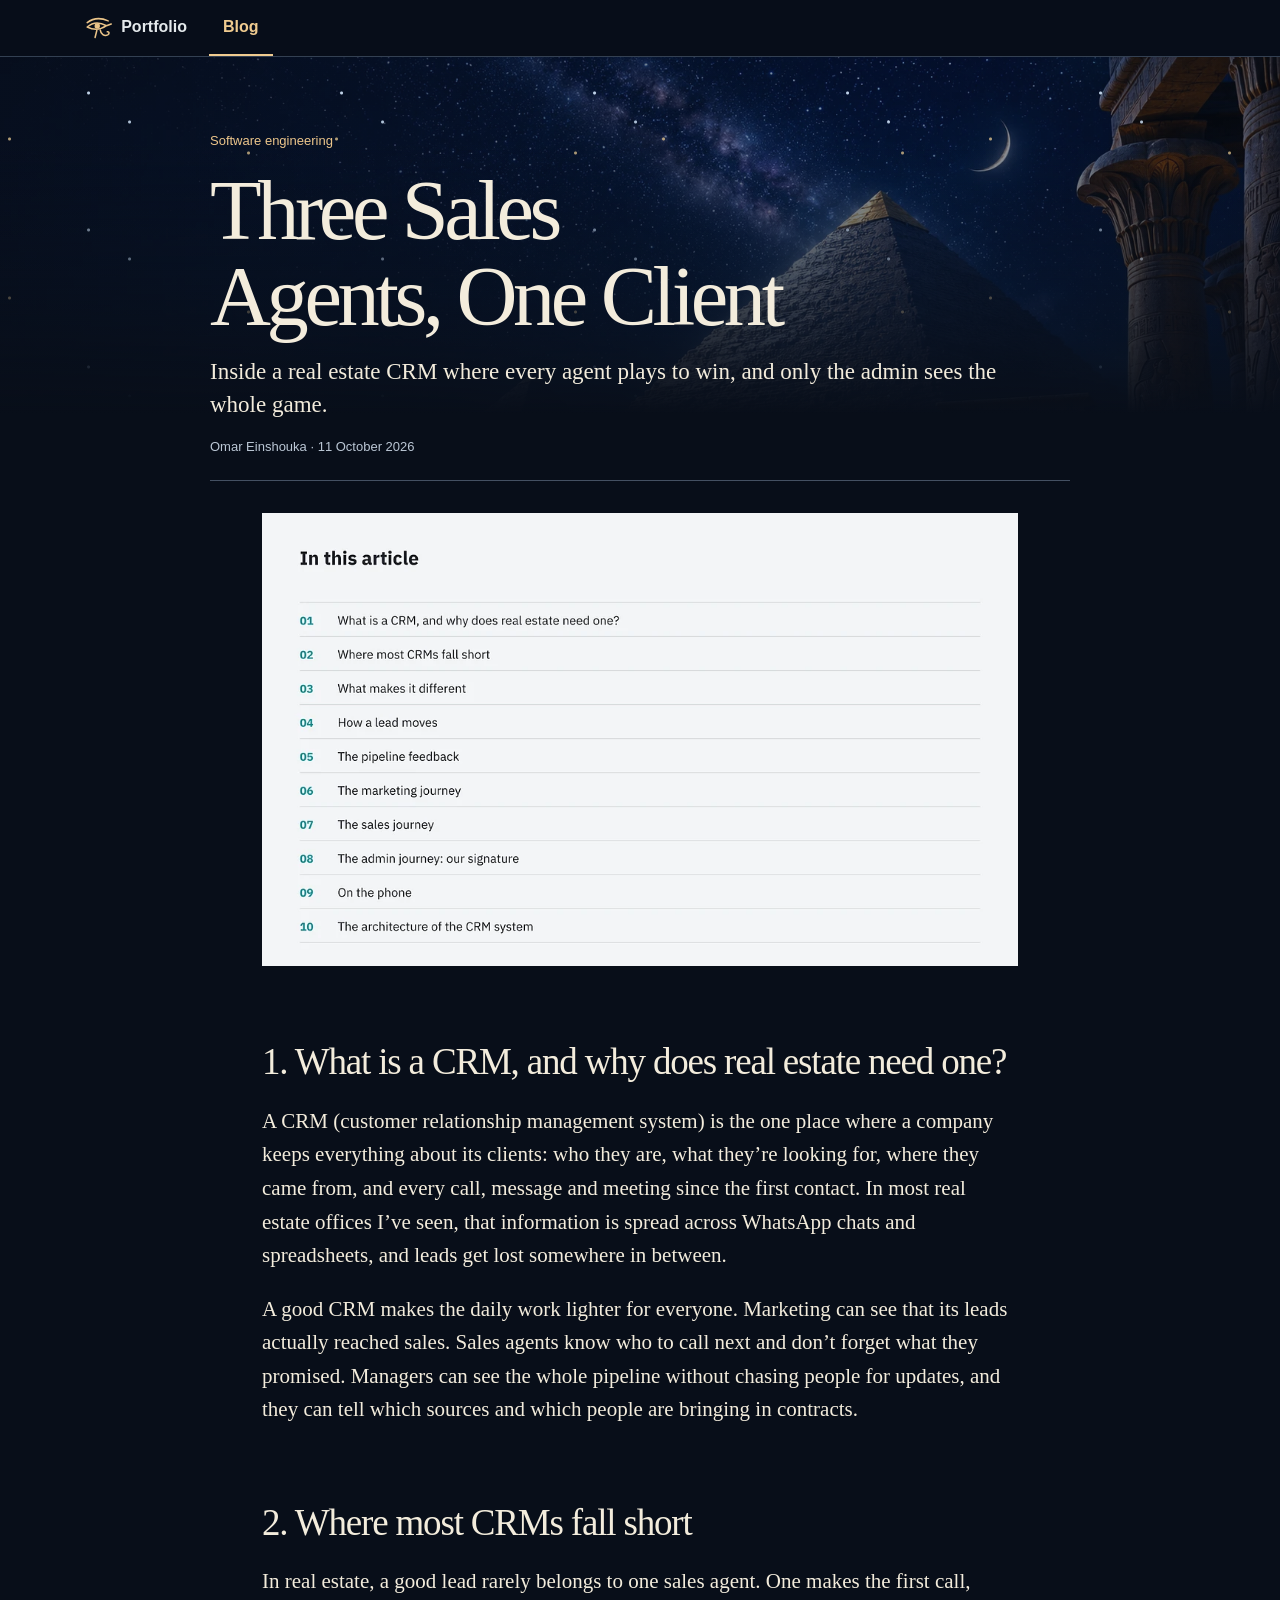
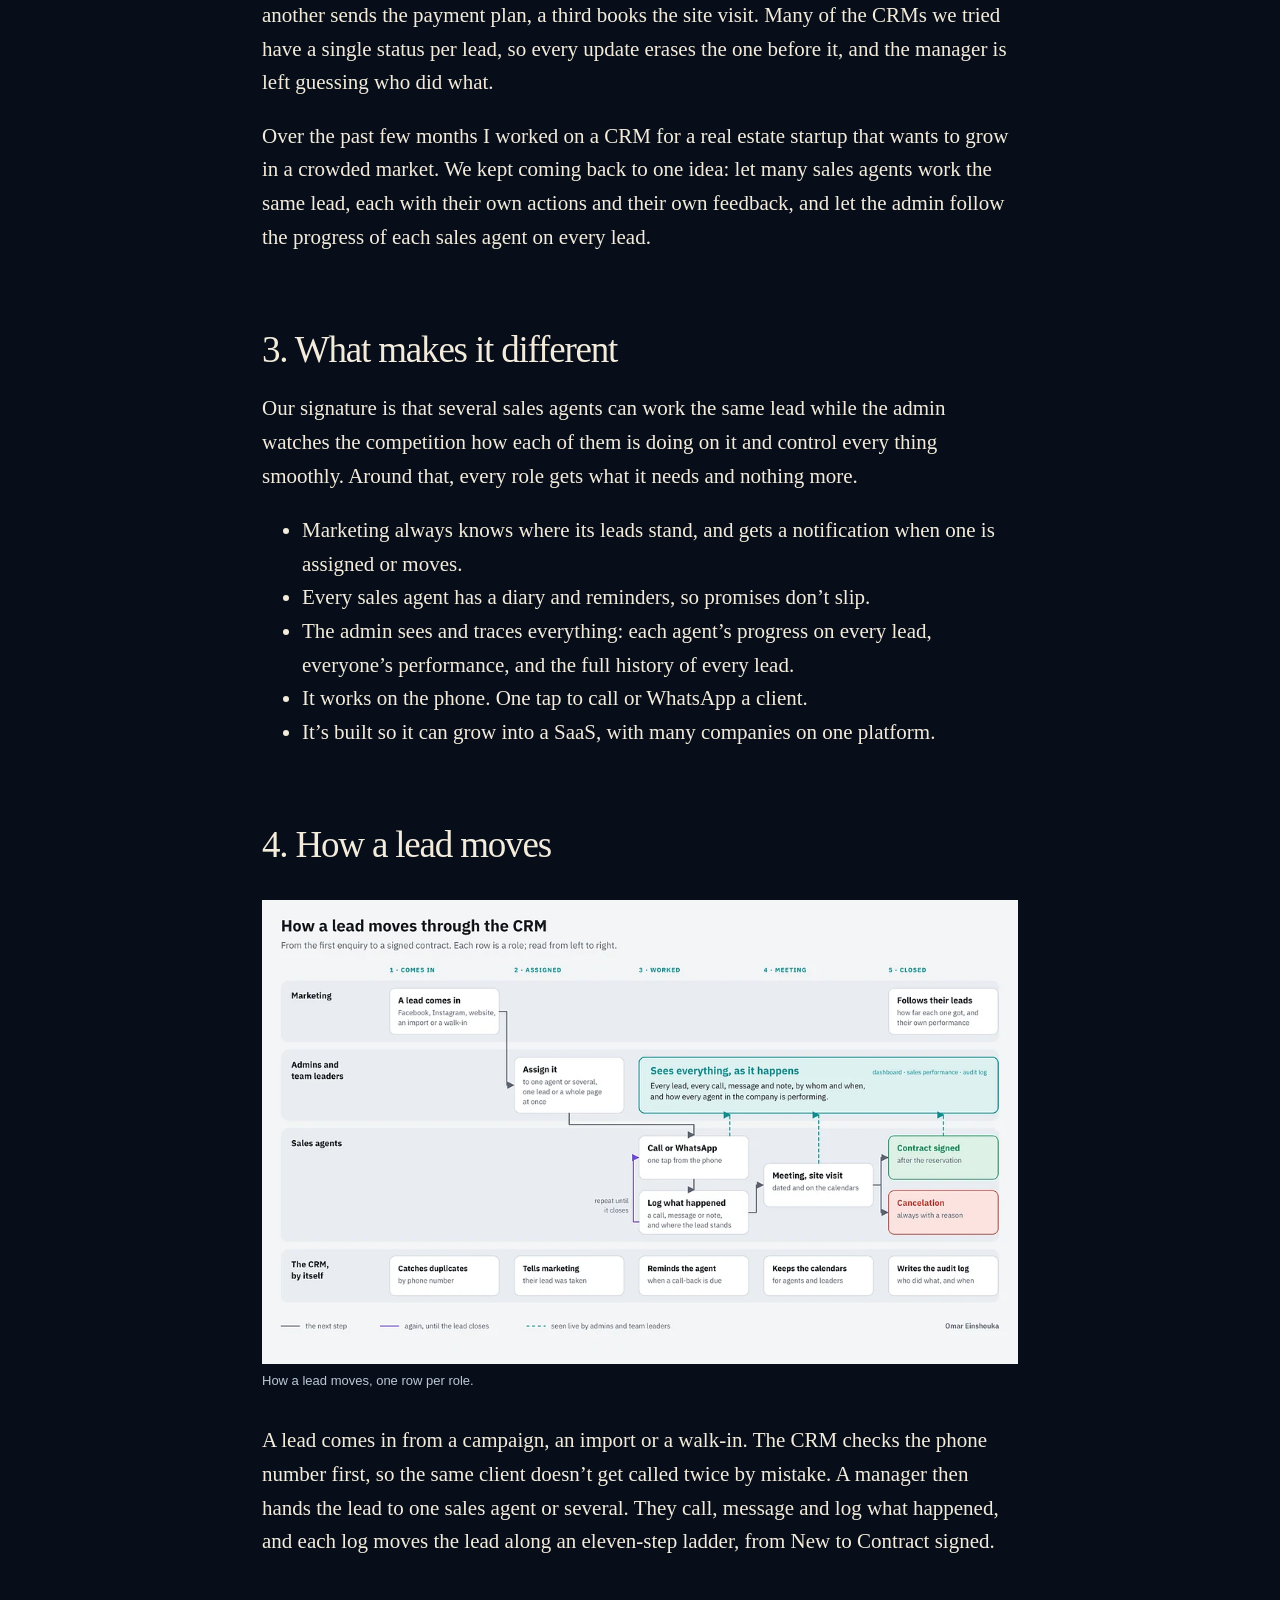
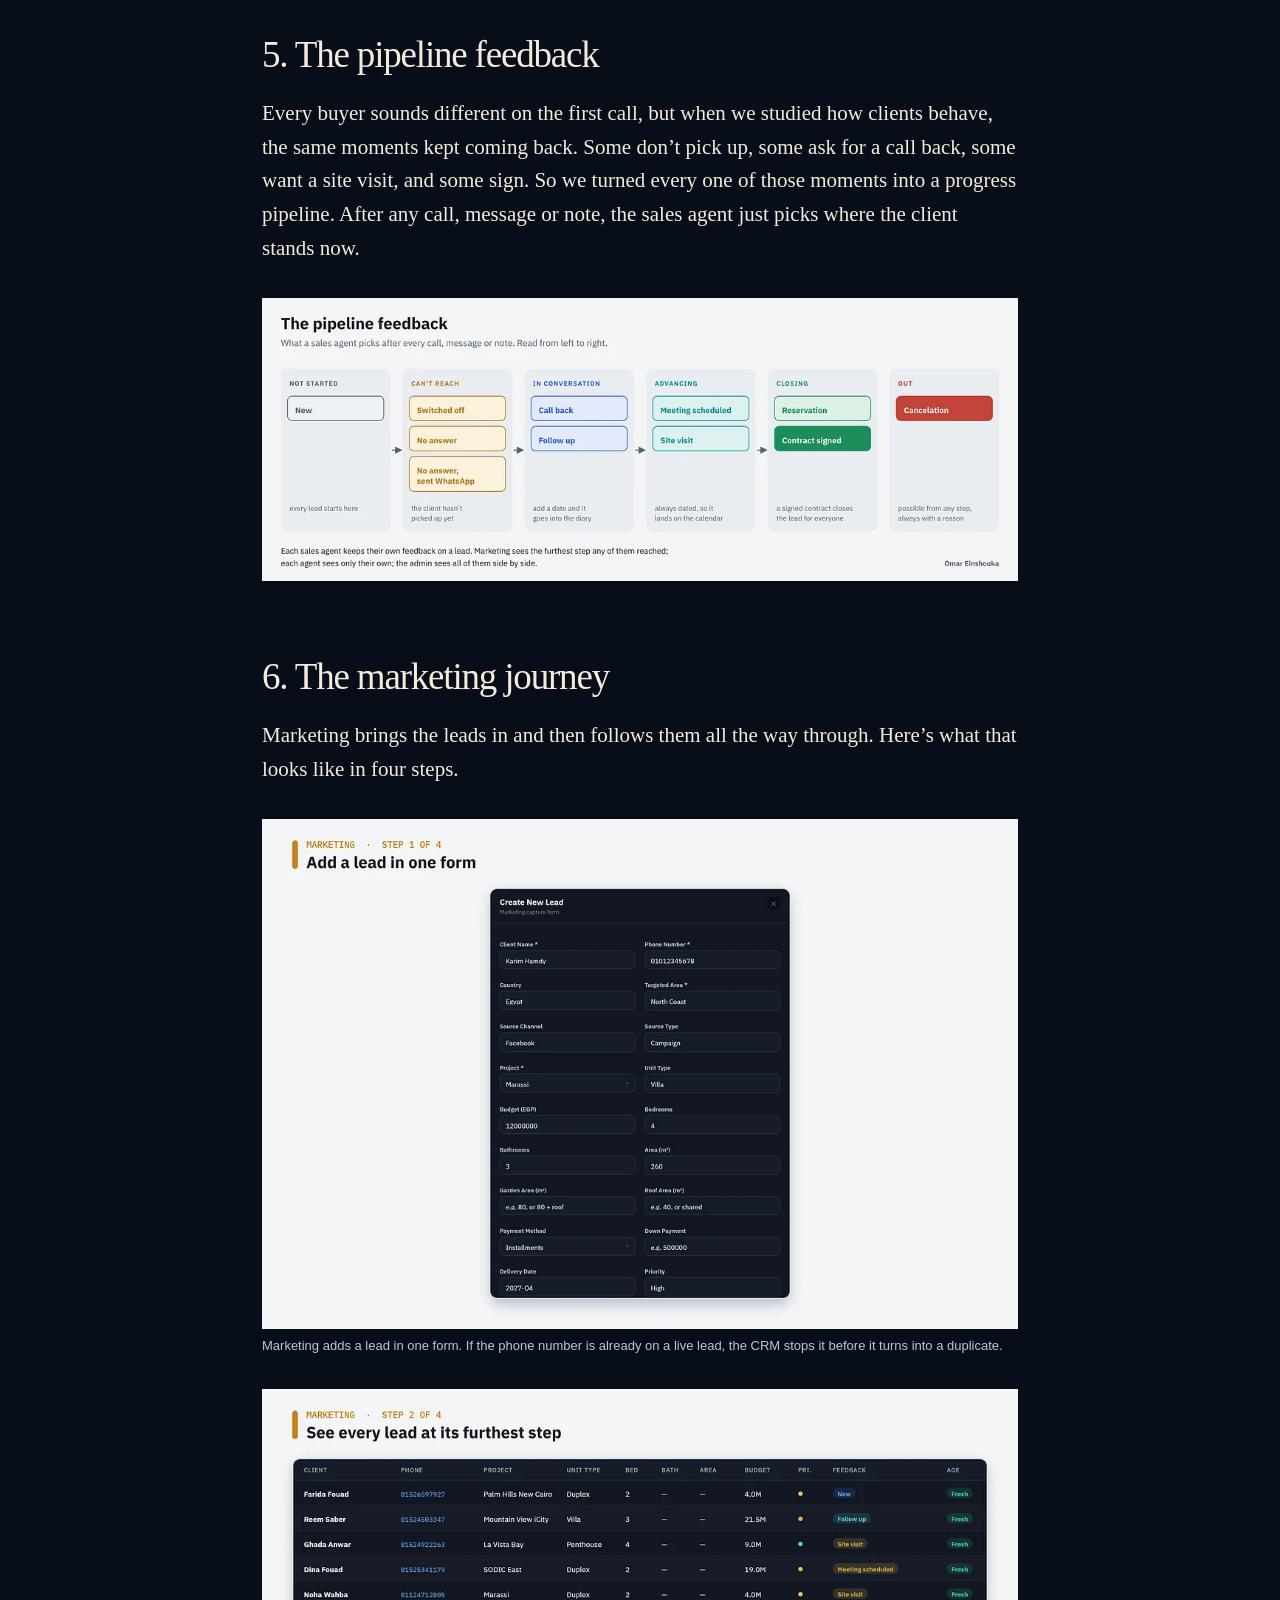
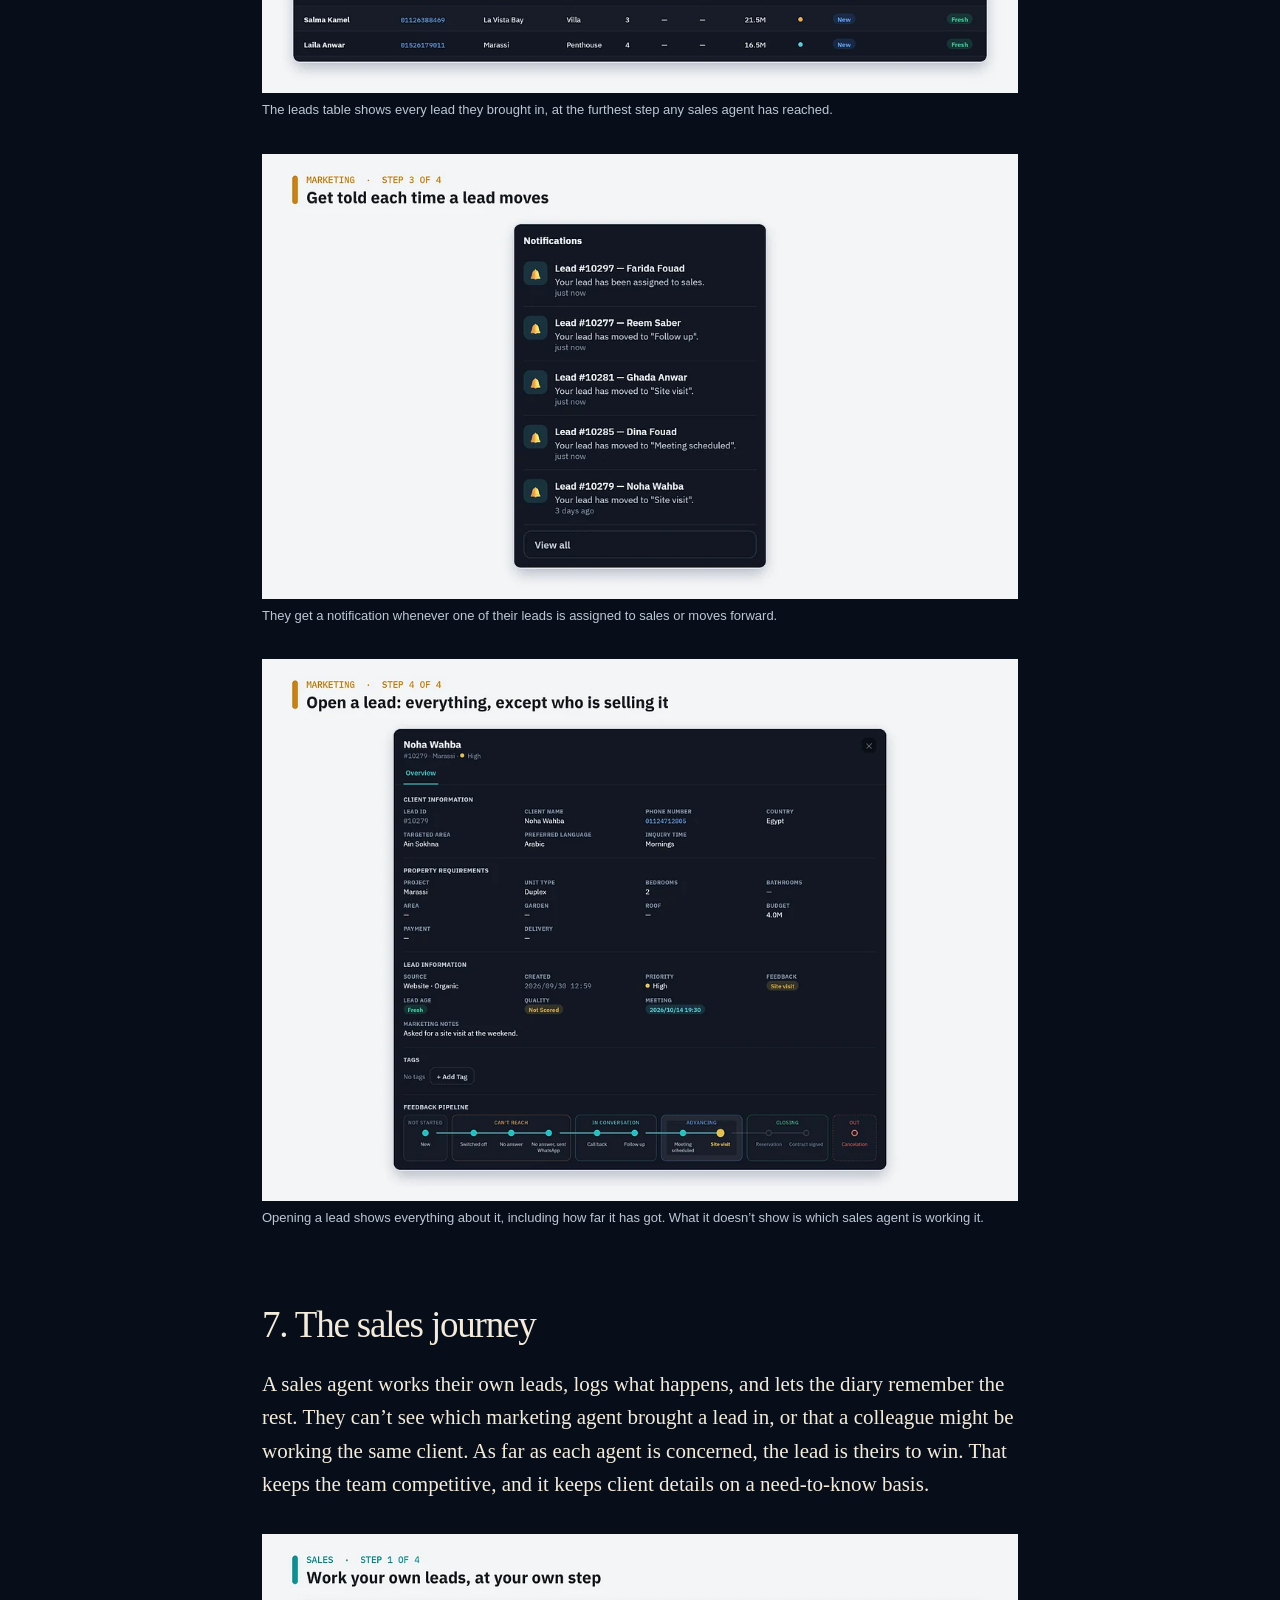
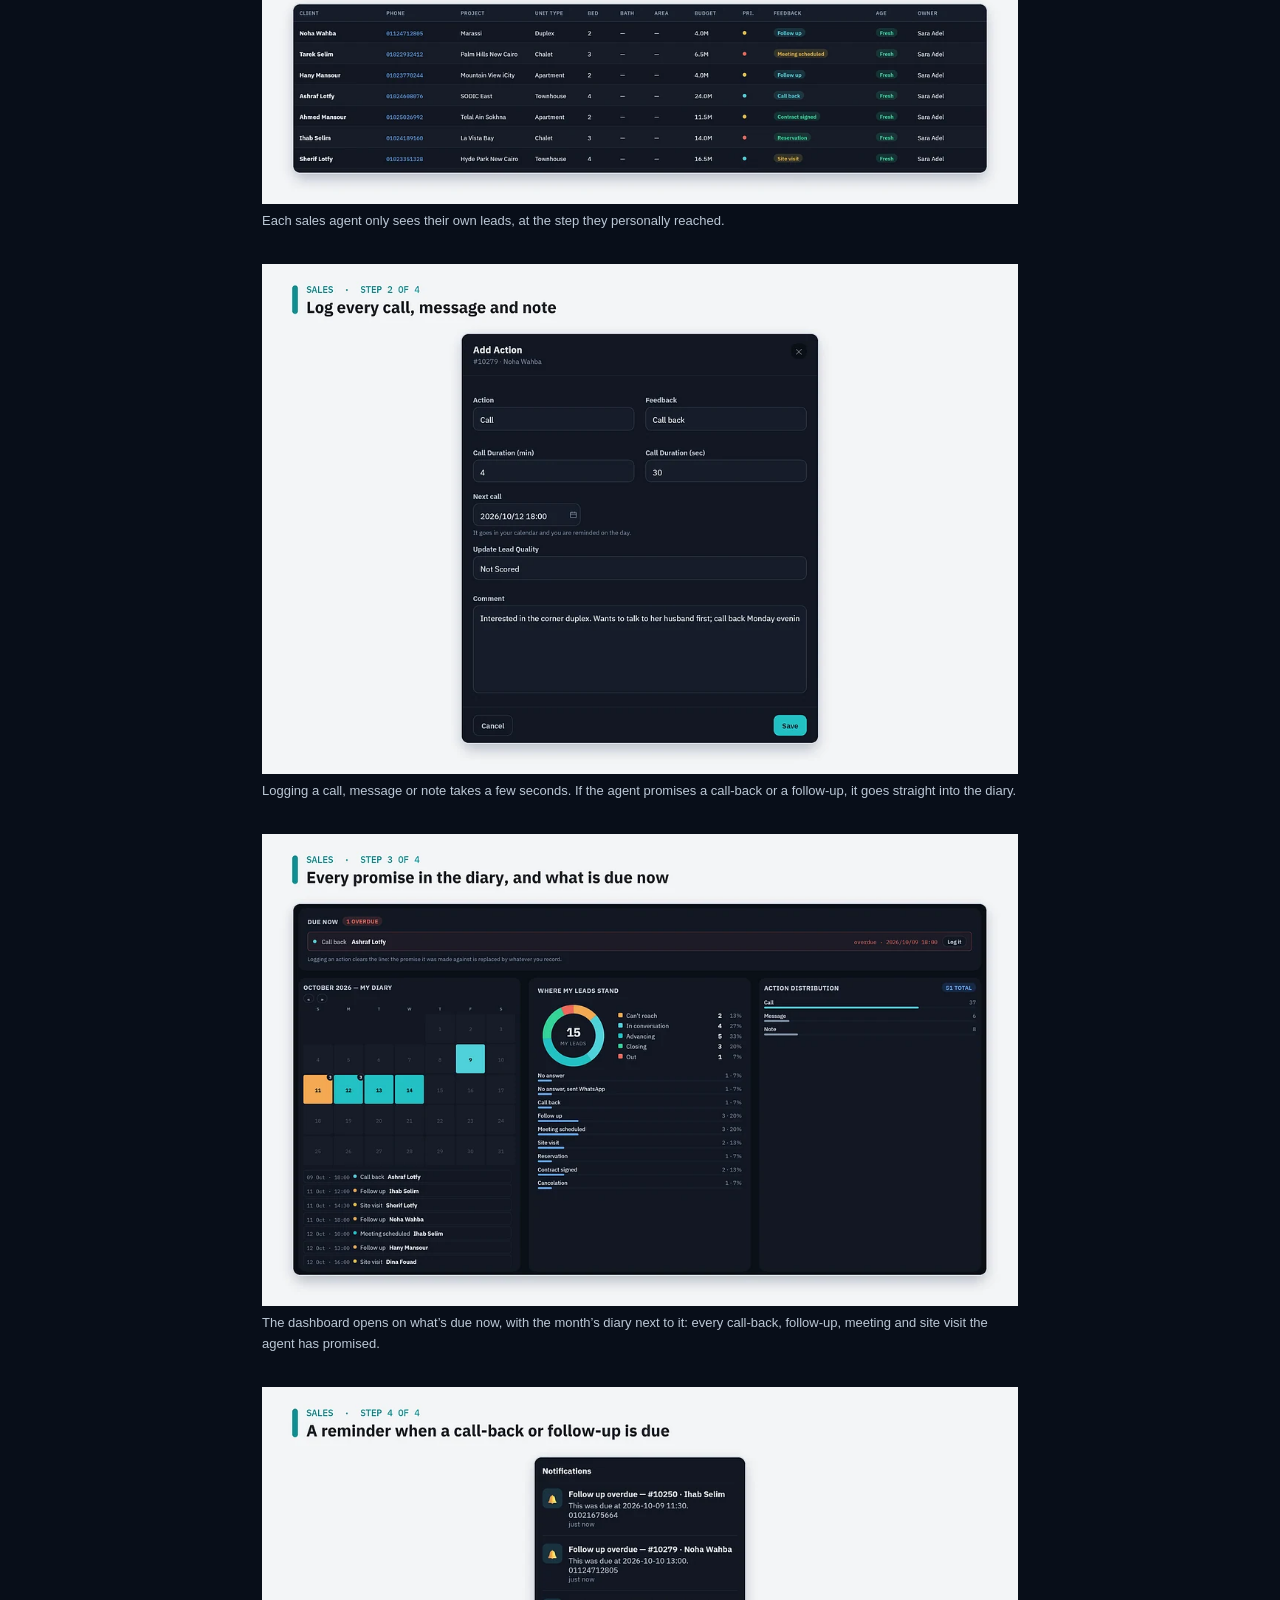
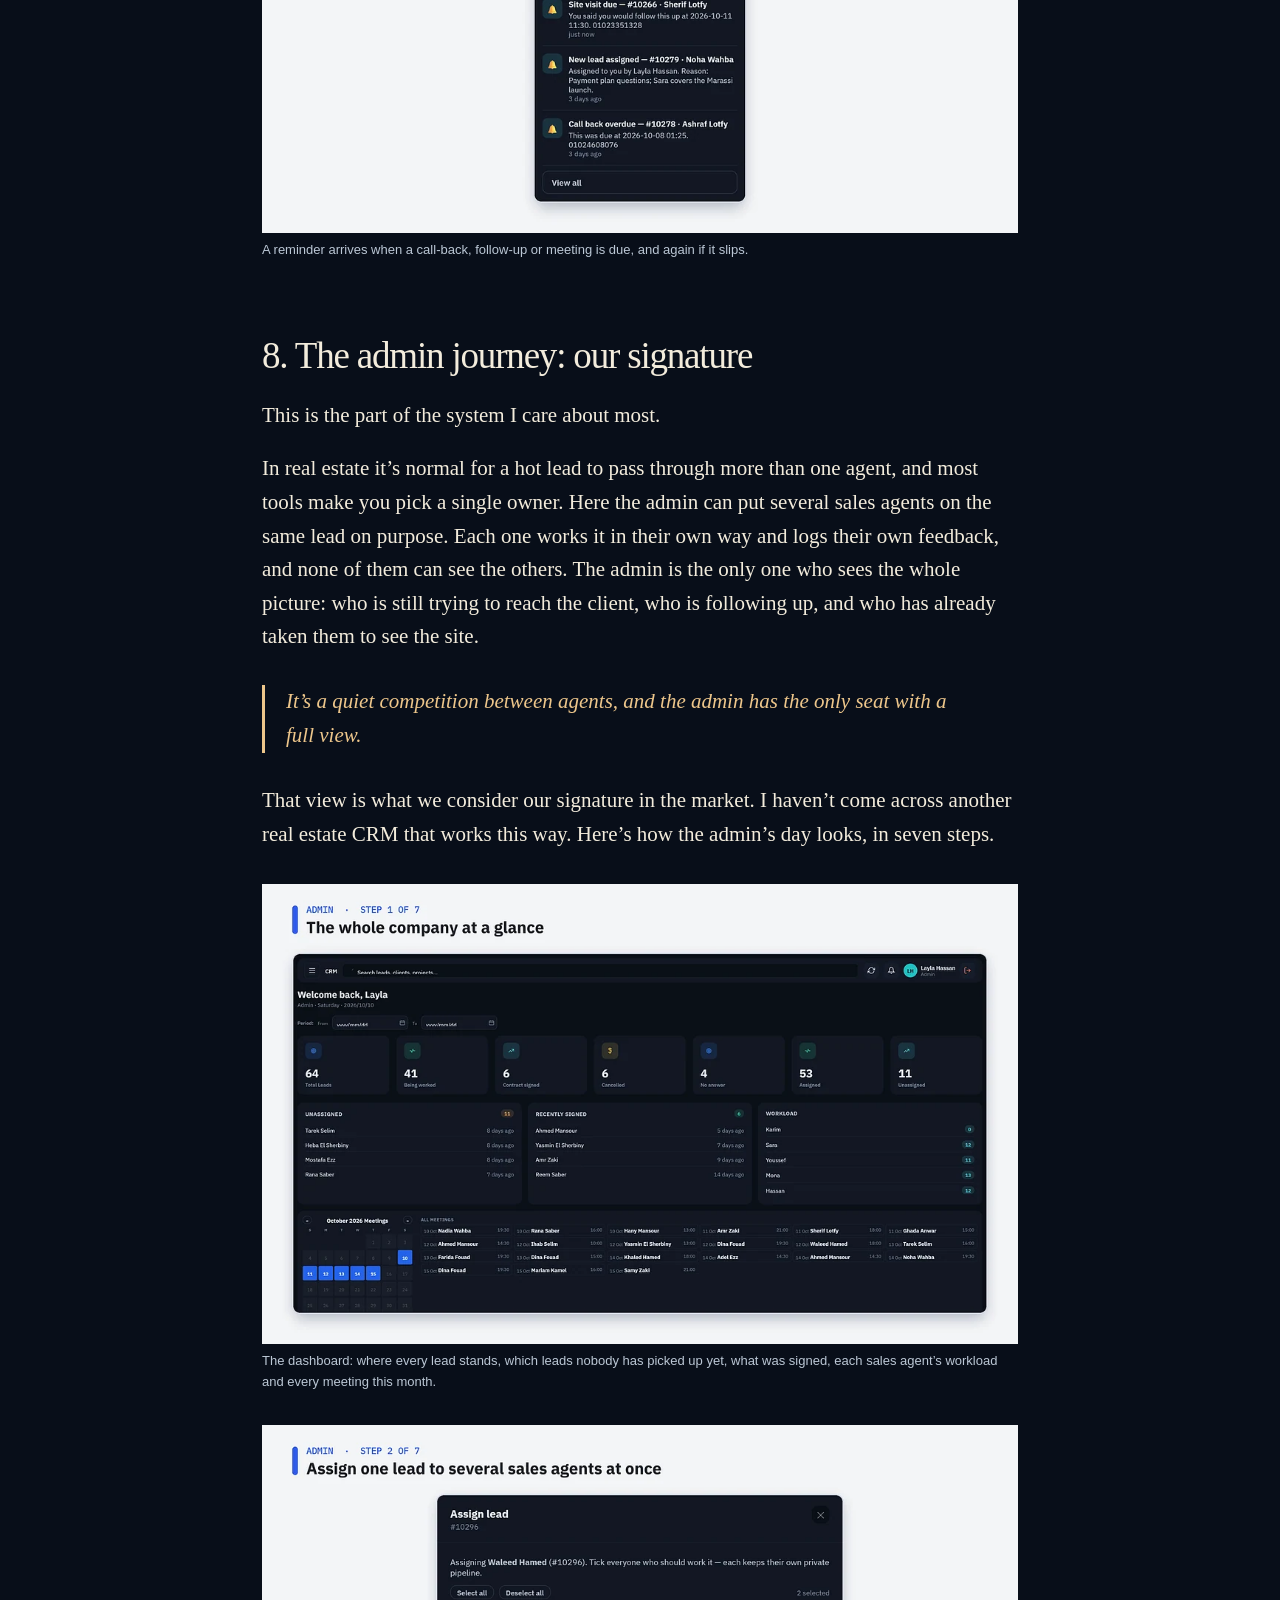
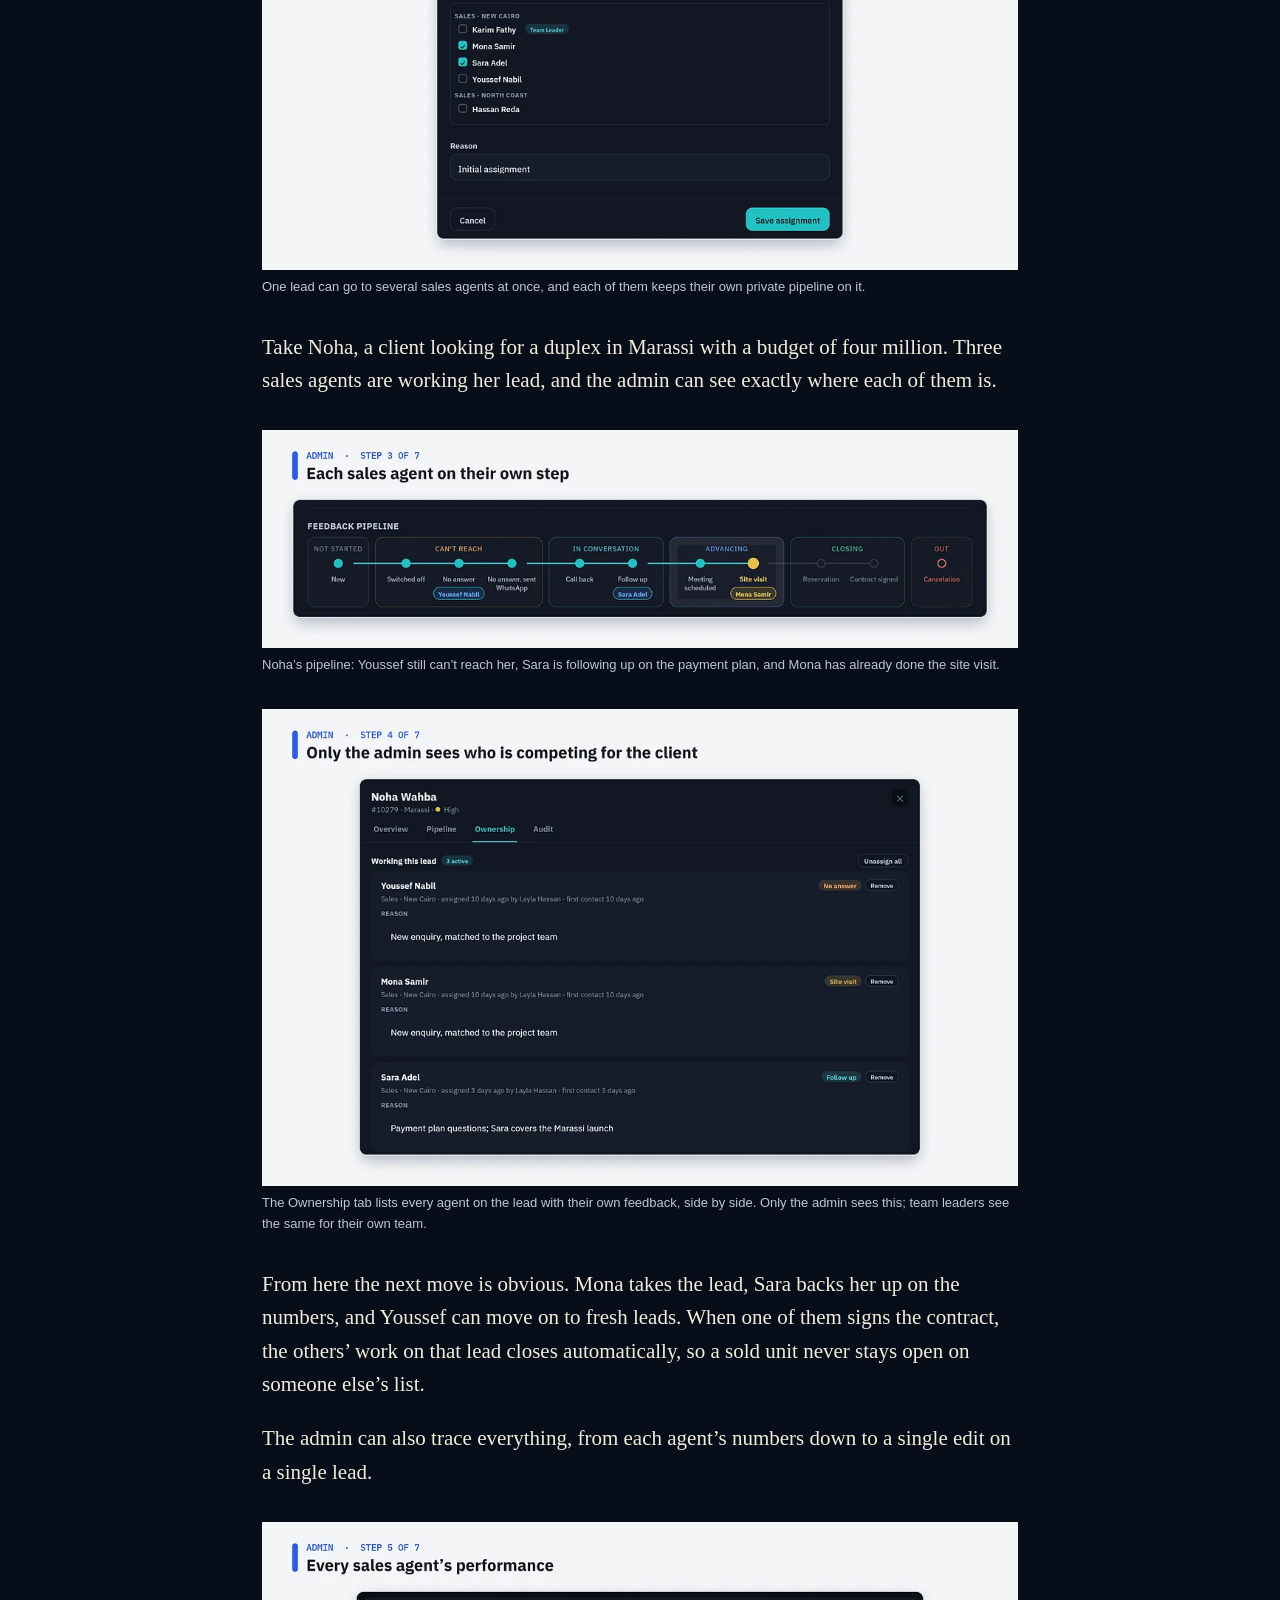
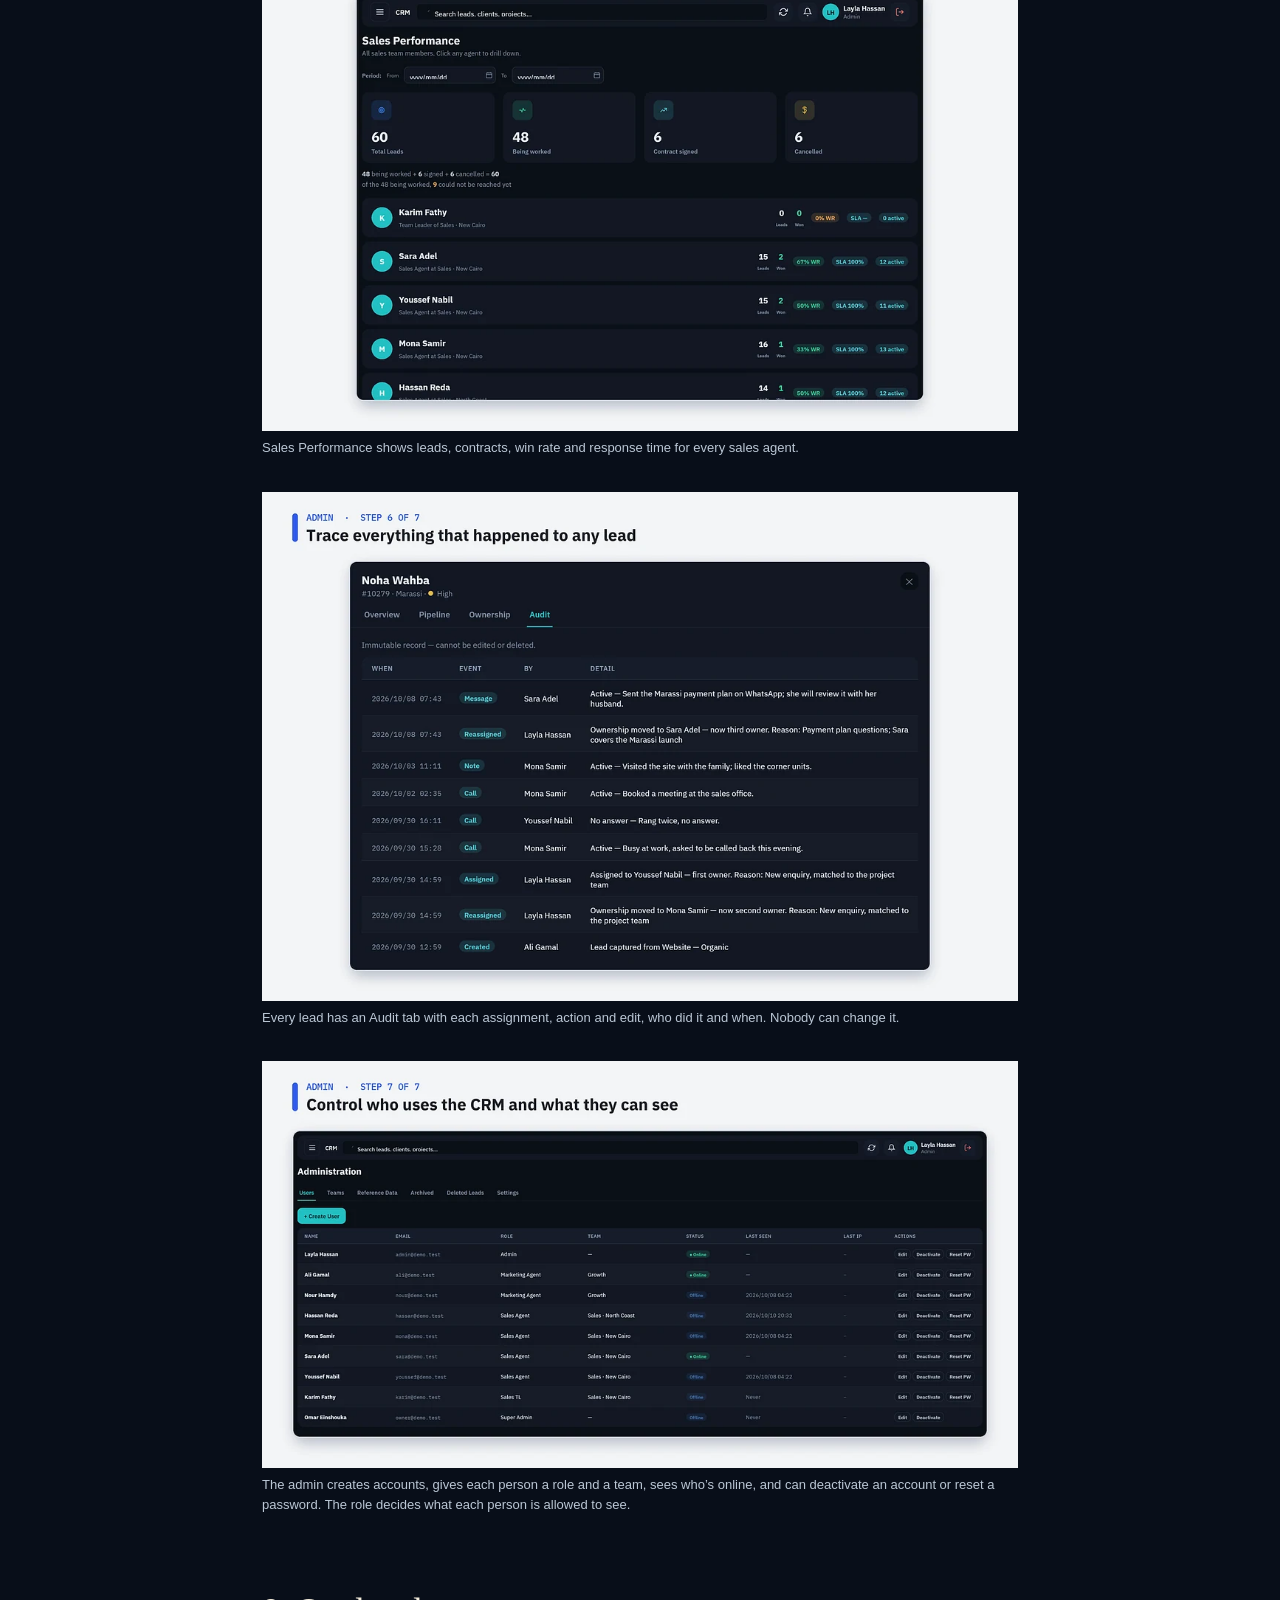
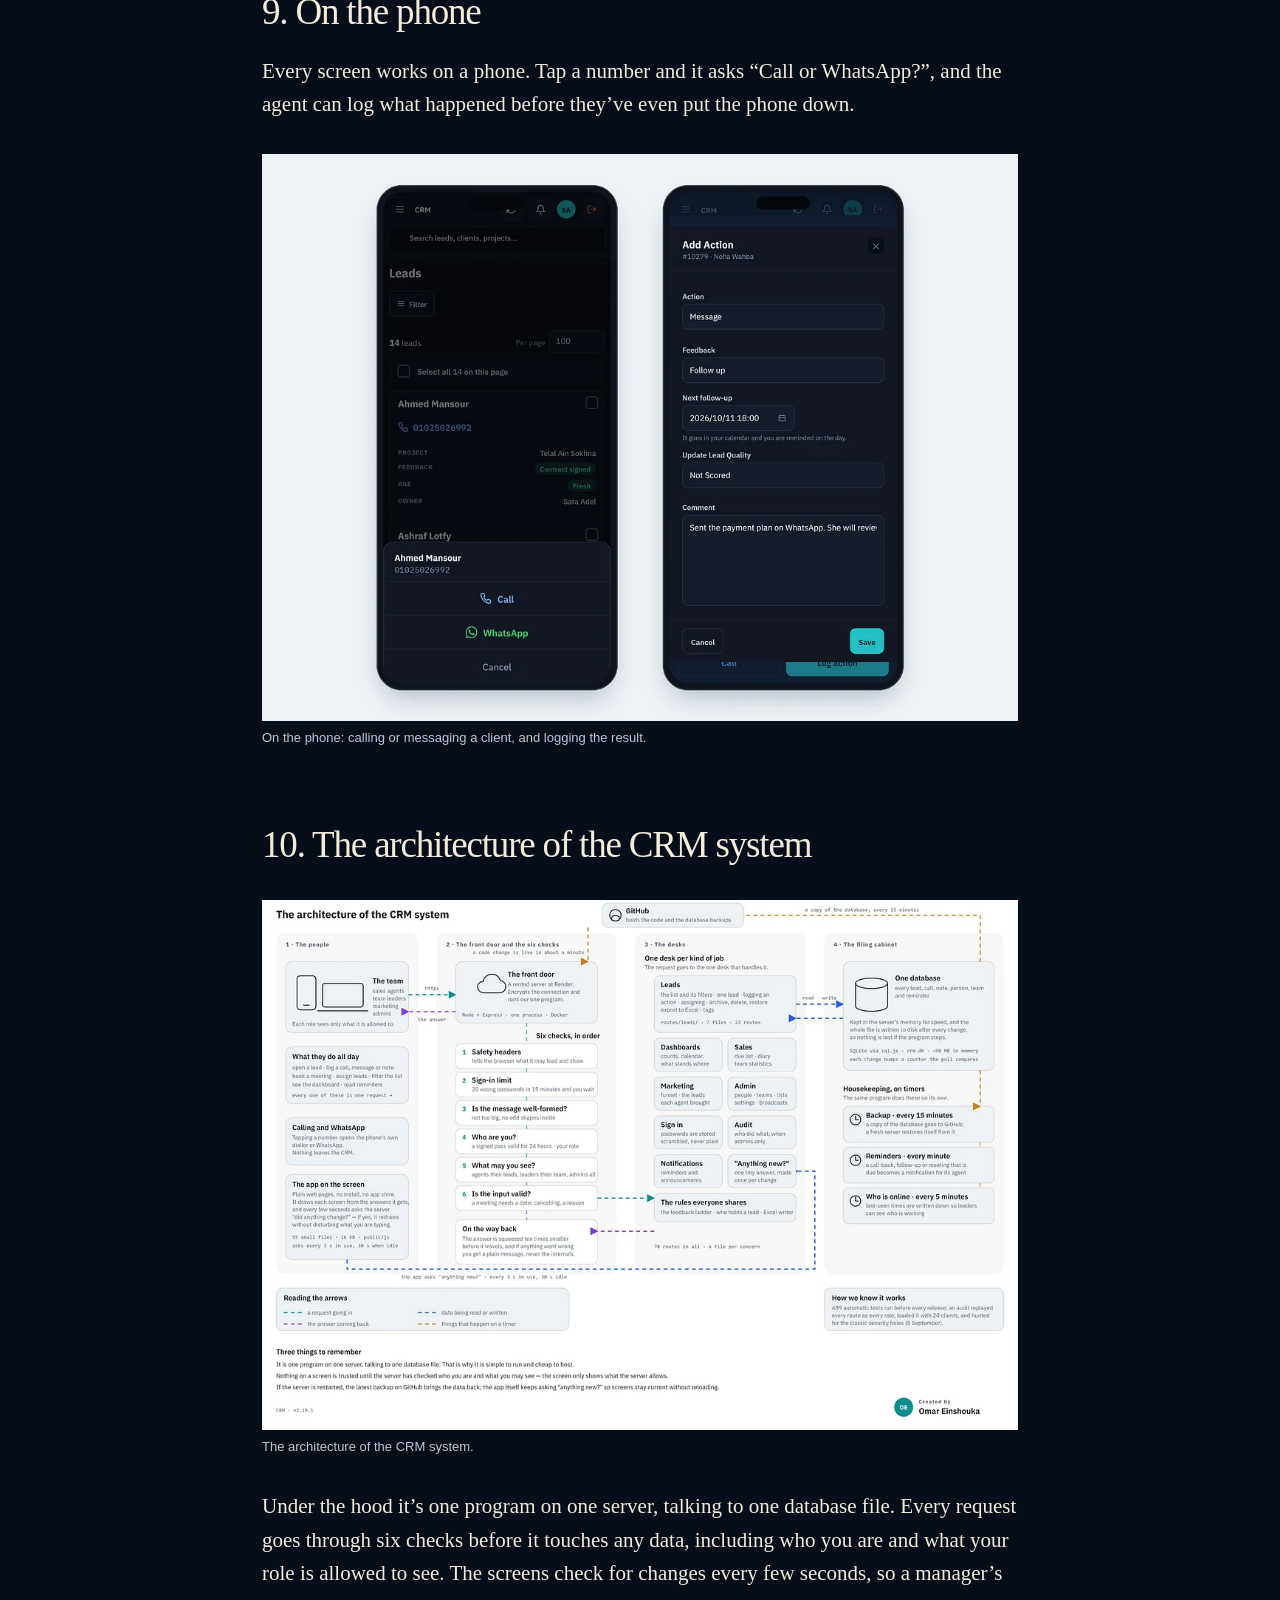
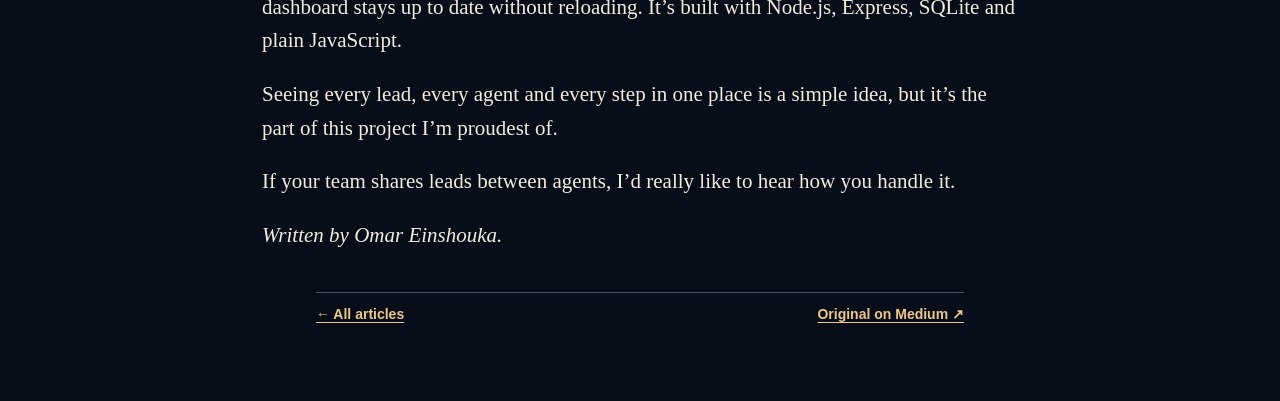
<file: blog/three-sales-agents-one-client.html>
<!doctype html>
<html lang="en">
<head>
  <meta charset="utf-8">
  <meta name="viewport" content="width=device-width,initial-scale=1">
  <meta name="theme-color" content="#080e19">
  <meta name="description" content="Inside a real estate CRM where every agent plays to win, and only the admin sees the whole game.">
  <title>Three Sales Agents, One Client · Shoka Journal</title>
  <link rel="canonical" href="https://medium.com/@omareinshouka2001/three-sales-agents-one-client-de41947702f7">
  <link rel="icon" href="../assets/eye-of-horus.svg">
  <link rel="stylesheet" href="../assets/journal.css">
  <link rel="stylesheet" href="../assets/site-nav.css">
</head>
<body>
  <header class="site-header">
    <nav class="site-nav" aria-label="Main navigation">
      <a href="../"><img src="../assets/eye-of-horus.svg" width="28" height="28" alt="">Portfolio</a>
      <a href="./" aria-current="location">Blog</a>
    </nav>
  </header>
  <div class="journal-sky" aria-hidden="true"></div>
  <div class="sheet">
    <main>
      <article>
        <header class="article-head">
          <p class="meta">Software engineering</p>
          <h1>Three Sales Agents, One Client</h1>
          <p class="dek">Inside a real estate CRM where every agent plays to win, and only the admin sees the whole game.</p>
          <p class="byline">Omar Einshouka · <time datetime="2026-10-11">11 October 2026</time></p>
        </header>
        <div class="prose">
          <figure><img alt="Contents of the article, from CRM basics through system architecture." height="614" loading="lazy" src="../assets/blog/crm/cover.webp" width="1024"/></figure>
          <h2>1. What is a CRM, and why does real estate need one?</h2>
          <p>A CRM (customer relationship management system) is the one place where a company keeps everything about its clients: who they are, what they’re looking for, where they came from, and every call, message and meeting since the first contact. In most real estate offices I’ve seen, that information is spread across WhatsApp chats and spreadsheets, and leads get lost somewhere in between.</p>
          <p>A good CRM makes the daily work lighter for everyone. Marketing can see that its leads actually reached sales. Sales agents know who to call next and don’t forget what they promised. Managers can see the whole pipeline without chasing people for updates, and they can tell which sources and which people are bringing in contracts.</p>
          <h2>2. Where most CRMs fall short</h2>
          <p>In real estate, a good lead rarely belongs to one sales agent. One makes the first call, another sends the payment plan, a third books the site visit. Many of the CRMs we tried have a single status per lead, so every update erases the one before it, and the manager is left guessing who did what.</p>
          <p>Over the past few months I worked on a CRM for a real estate startup that wants to grow in a crowded market. We kept coming back to one idea: let many sales agents work the same lead, each with their own actions and their own feedback, and let the admin follow the progress of each sales agent on every lead.</p>
          <h2>3. What makes it different</h2>
          <p>Our signature is that several sales agents can work the same lead while the admin watches the competition how each of them is doing on it and control every thing smoothly. Around that, every role gets what it needs and nothing more.</p>
          <ul><li>Marketing always knows where its leads stand, and gets a notification when one is assigned or moves.</li><li>Every sales agent has a diary and reminders, so promises don’t slip.</li><li>The admin sees and traces everything: each agent’s progress on every lead, everyone’s performance, and the full history of every lead.</li><li>It works on the phone. One tap to call or WhatsApp a client.</li><li>It’s built so it can grow into a SaaS, with many companies on one platform.</li></ul>
          <h2>4. How a lead moves</h2>
          <figure><img alt="How a lead moves, one row per role." height="628" loading="lazy" src="../assets/blog/crm/lead-flow.webp" width="1024"/><figcaption>How a lead moves, one row per role.</figcaption></figure>
          <p>A lead comes in from a campaign, an import or a walk-in. The CRM checks the phone number first, so the same client doesn’t get called twice by mistake. A manager then hands the lead to one sales agent or several. They call, message and log what happened, and each log moves the lead along an eleven-step ladder, from New to Contract signed.</p>
          <h2 id="pipeline">5. The pipeline feedback</h2>
          <p>Every buyer sounds different on the first call, but when we studied how clients behave, the same moments kept coming back. Some don’t pick up, some ask for a call back, some want a site visit, and some sign. So we turned every one of those moments into a progress pipeline. After any call, message or note, the sales agent just picks where the client stands now.</p>
          <figure><img alt="The eleven stages of feedback in the sales pipeline." height="384" loading="lazy" src="../assets/blog/crm/pipeline.webp" width="1024"/></figure>
          <h2>6. The marketing journey</h2>
          <p>Marketing brings the leads in and then follows them all the way through. Here’s what that looks like in four steps.</p>
          <figure><img alt="Marketing adds a lead in one form. If the phone number is already on a live lead, the CRM stops it before it turns into a duplicate." height="690" loading="lazy" src="../assets/blog/crm/add-lead.webp" width="1024"/><figcaption>Marketing adds a lead in one form. If the phone number is already on a live lead, the CRM stops it before it turns into a duplicate.</figcaption></figure>
          <figure><img alt="The leads table shows every lead they brought in, at the furthest step any sales agent has reached." height="412" loading="lazy" src="../assets/blog/crm/marketing-leads.webp" width="1024"/><figcaption>The leads table shows every lead they brought in, at the furthest step any sales agent has reached.</figcaption></figure>
          <figure><img alt="They get a notification whenever one of their leads is assigned to sales or moves forward." height="603" loading="lazy" src="../assets/blog/crm/marketing-notifications.webp" width="1024"/><figcaption>They get a notification whenever one of their leads is assigned to sales or moves forward.</figcaption></figure>
          <figure><img alt="Opening a lead shows everything about it, including how far it has got. What it doesn’t show is which sales agent is working it." height="734" loading="lazy" src="../assets/blog/crm/marketing-detail.webp" width="1024"/><figcaption>Opening a lead shows everything about it, including how far it has got. What it doesn’t show is which sales agent is working it.</figcaption></figure>
          <h2>7. The sales journey</h2>
          <p>A sales agent works their own leads, logs what happens, and lets the diary remember the rest. They can’t see which marketing agent brought a lead in, or that a colleague might be working the same client. As far as each agent is concerned, the lead is theirs to win. That keeps the team competitive, and it keeps client details on a need-to-know basis.</p>
          <figure><img alt="Each sales agent only sees their own leads, at the step they personally reached." height="365" loading="lazy" src="../assets/blog/crm/sales-leads.webp" width="1024"/><figcaption>Each sales agent only sees their own leads, at the step they personally reached.</figcaption></figure>
          <figure><img alt="Logging a call, message or note takes a few seconds. If the agent promises a call-back or a follow-up, it goes straight into the diary." height="690" loading="lazy" src="../assets/blog/crm/call-log.webp" width="1024"/><figcaption>Logging a call, message or note takes a few seconds. If the agent promises a call-back or a follow-up, it goes straight into the diary.</figcaption></figure>
          <figure><img alt="The dashboard opens on what’s due now, with the month’s diary next to it: every call-back, follow-up, meeting and site visit the agent has promised." height="639" loading="lazy" src="../assets/blog/crm/sales-diary.webp" width="1024"/><figcaption>The dashboard opens on what’s due now, with the month’s diary next to it: every call-back, follow-up, meeting and site visit the agent has promised.</figcaption></figure>
          <figure><img alt="A reminder arrives when a call-back, follow-up or meeting is due, and again if it slips." height="603" loading="lazy" src="../assets/blog/crm/sales-reminders.webp" width="1024"/><figcaption>A reminder arrives when a call-back, follow-up or meeting is due, and again if it slips.</figcaption></figure>
          <h2>8. The admin journey: our signature</h2>
          <p>This is the part of the system I care about most.</p>
          <p>In real estate it’s normal for a hot lead to pass through more than one agent, and most tools make you pick a single owner. Here the admin can put several sales agents on the same lead on purpose. Each one works it in their own way and logs their own feedback, and none of them can see the others. The admin is the only one who sees the whole picture: who is still trying to reach the client, who is following up, and who has already taken them to see the site.</p>
          <blockquote><em>It’s a quiet competition between agents, and the admin has the only seat with a full view.</em></blockquote>
          <p>That view is what we consider our signature in the market. I haven’t come across another real estate CRM that works this way. Here’s how the admin’s day looks, in seven steps.</p>
          <figure><img alt="The dashboard: where every lead stands, which leads nobody has picked up yet, what was signed, each sales agent’s workload and every meeting this month." height="623" loading="lazy" src="../assets/blog/crm/admin-dashboard.webp" width="1024"/><figcaption>The dashboard: where every lead stands, which leads nobody has picked up yet, what was signed, each sales agent’s workload and every meeting this month.</figcaption></figure>
          <figure><img alt="One lead can go to several sales agents at once, and each of them keeps their own private pipeline on it." height="603" loading="lazy" src="../assets/blog/crm/assign-agents.webp" width="1024"/><figcaption>One lead can go to several sales agents at once, and each of them keeps their own private pipeline on it.</figcaption></figure>
          <p>Take Noha, a client looking for a duplex in Marassi with a budget of four million. Three sales agents are working her lead, and the admin can see exactly where each of them is.</p>
          <figure><img alt="Noha’s pipeline: Youssef still can’t reach her, Sara is following up on the payment plan, and Mona has already done the site visit." height="295" loading="lazy" src="../assets/blog/crm/agent-progress.webp" width="1024"/><figcaption>Noha’s pipeline: Youssef still can’t reach her, Sara is following up on the payment plan, and Mona has already done the site visit.</figcaption></figure>
          <figure><img alt="The Ownership tab lists every agent on the lead with their own feedback, side by side. Only the admin sees this; team leaders see the same for their own team." height="647" loading="lazy" src="../assets/blog/crm/ownership.webp" width="1024"/><figcaption>The Ownership tab lists every agent on the lead with their own feedback, side by side. Only the admin sees this; team leaders see the same for their own team.</figcaption></figure>
          <p>From here the next move is obvious. Mona takes the lead, Sara backs her up on the numbers, and Youssef can move on to fresh leads. When one of them signs the contract, the others’ work on that lead closes automatically, so a sold unit never stays open on someone else’s list.</p>
          <p>The admin can also trace everything, from each agent’s numbers down to a single edit on a single lead.</p>
          <figure><img alt="Sales Performance shows leads, contracts, win rate and response time for every sales agent." height="690" loading="lazy" src="../assets/blog/crm/performance.webp" width="1024"/><figcaption>Sales Performance shows leads, contracts, win rate and response time for every sales agent.</figcaption></figure>
          <figure><img alt="Every lead has an Audit tab with each assignment, action and edit, who did it and when. Nobody can change it." height="690" loading="lazy" src="../assets/blog/crm/audit.webp" width="1024"/><figcaption>Every lead has an Audit tab with each assignment, action and edit, who did it and when. Nobody can change it.</figcaption></figure>
          <figure><img alt="The admin creates accounts, gives each person a role and a team, sees who’s online, and can deactivate an account or reset a password. The role decides what each person is allowed to see." height="550" loading="lazy" src="../assets/blog/crm/accounts.webp" width="1024"/><figcaption>The admin creates accounts, gives each person a role and a team, sees who’s online, and can deactivate an account or reset a password. The role decides what each person is allowed to see.</figcaption></figure>
          <h2>9. On the phone</h2>
          <p>Every screen works on a phone. Tap a number and it asks “Call or WhatsApp?”, and the agent can log what happened before they’ve even put the phone down.</p>
          <figure><img alt="On the phone: calling or messaging a client, and logging the result." height="768" loading="lazy" src="../assets/blog/crm/mobile.webp" width="1024"/><figcaption>On the phone: calling or messaging a client, and logging the result.</figcaption></figure>
          <h2 id="architecture">10. The architecture of the CRM system</h2>
          <figure><img alt="The architecture of the CRM system." height="717" loading="lazy" src="../assets/blog/crm/architecture.webp" width="1024"/><figcaption>The architecture of the CRM system.</figcaption></figure>
          <p>Under the hood it’s one program on one server, talking to one database file. Every request goes through six checks before it touches any data, including who you are and what your role is allowed to see. The screens check for changes every few seconds, so a manager’s dashboard stays up to date without reloading. It’s built with Node.js, Express, SQLite and plain JavaScript.</p>
          <p>Seeing every lead, every agent and every step in one place is a simple idea, but it’s the part of this project I’m proudest of.</p>
          <p>If your team shares leads between agents, I’d really like to hear how you handle it.</p>
          <p><em>Written by Omar Einshouka.</em></p>
        </div>
      </article>
    </main>
    <footer class="article-footer"><a class="read" href="./">← All articles</a><a class="read" href="https://medium.com/@omareinshouka2001/three-sales-agents-one-client-de41947702f7">Original on Medium ↗</a></footer>
  </div>
</body>
</html>
</file>
<file: assets/v3.css>
/* Portfolio v3: "Minimal + Terminal accents". Same layout and section order.
   GitHub-dark palette, one green accent, monospace only for labels, prompts and tags. */
:root{
  color-scheme: dark;
  --bg:#0D1117; --surface:#161B22; --surface-2:#1c2129; --line:#30363d; --line-2:#3d444d;
  --ink:#e6edf3; --ink-2:#C9D1D9; --muted:#8B949E;
  --accent:#58a6ff; --accent-ink:#79b8ff; --accent-soft:rgba(56,139,253,.14); --accent-line:rgba(56,139,253,.45);
  --fill:#1f6feb; --fill-hover:#388bfd; --green:#3fb950; --purple:#d2a8ff;
  --red:#ff7b72; --red-soft:rgba(248,81,73,.14);
  --orange:#ffa657; --orange-soft:rgba(219,109,40,.15);
  --blue:#79c0ff;
  --sans:"Inter", "Segoe UI", system-ui, -apple-system, sans-serif;
  --mono:"JetBrains Mono", ui-monospace, Consolas, monospace;
  --ease:cubic-bezier(.23,1,.32,1);
  --radius:12px;
}
*{box-sizing:border-box}
html{scroll-behavior:smooth;scroll-padding-top:80px}
body{margin:0;background:var(--bg);color:var(--ink-2);font:400 16px/1.65 var(--sans);-webkit-font-smoothing:antialiased;overflow-x:hidden}
a{color:inherit}
img{max-width:100%;display:block}
h1,h2,h3{color:var(--ink);letter-spacing:-.02em;margin:0;text-wrap:balance}
.mono{font-family:var(--mono)}
:focus-visible{outline:2px solid var(--accent);outline-offset:3px;border-radius:6px}
::selection{background:var(--fill);color:#fff}
.wrap{max-width:1080px;margin:0 auto;padding:0 max(24px,env(safe-area-inset-left,0px)) 0 max(24px,env(safe-area-inset-right,0px))}
@media (max-width:600px){.wrap{padding:0 16px}}

/* ---------- top bar ---------- */
header.nav{position:sticky;top:0;z-index:30;background:rgba(13,17,23,.88);backdrop-filter:blur(10px);-webkit-backdrop-filter:blur(10px);border-bottom:1px solid var(--line)}
.nav .wrap{display:flex;align-items:center;gap:16px;height:60px}
.brand{display:flex;align-items:center;gap:8px;text-decoration:none;font:700 14.5px var(--mono);color:var(--accent);white-space:nowrap;flex:none}
.brand .dot{display:none}
.brand::before{content:"~/"}
.nav nav{margin-left:auto;display:flex;gap:2px}
.nav nav a{text-decoration:none;color:var(--muted);font:500 13px var(--mono);padding:7px 10px;border-radius:8px;white-space:nowrap;transition:color .2s ease,background-color .2s ease}
.nav nav a:hover{color:var(--ink);background:var(--surface)}
.nav nav a.on{color:var(--accent);background:var(--accent-soft)}
.icon-btn{border:1px solid var(--line);background:var(--surface);color:var(--ink);width:40px;height:40px;border-radius:10px;display:grid;place-items:center;cursor:pointer;transition:transform .2s var(--ease),border-color .2s ease}
.icon-btn:hover{border-color:var(--line-2)}
.icon-btn:active{transform:scale(.95)}
.icon-btn svg{width:18px;height:18px}
.menu-btn{display:none}
.progress{position:absolute;left:0;bottom:-1px;height:2px;width:100%;background:var(--fill);transform-origin:left;transform:scaleX(var(--p,0));pointer-events:none}
@media (max-width:1100px){
  .nav nav{display:none;position:absolute;top:60px;left:0;right:0;flex-direction:column;background:var(--bg);border-bottom:1px solid var(--line);padding:8px 16px 14px}
  .nav nav.open{display:flex}
  .menu-btn{display:grid;margin-left:auto}
}

/* ---------- intro ---------- */
.hero{position:relative;padding:88px 0 40px}
.hero .wrap{display:flex;flex-direction:column;align-items:flex-start}
.eyebrow{display:inline-flex;align-items:center;gap:8px;font:500 13px var(--mono);color:var(--muted)}
.eyebrow i{width:8px;height:8px;border-radius:50%;background:var(--accent);box-shadow:0 0 0 0 rgba(56,139,253,.5);animation:ping 2.4s ease-out infinite}
@keyframes ping{to{box-shadow:0 0 0 8px rgba(56,139,253,0)}}
.whoami{font:500 16px var(--mono);color:var(--muted);margin:30px 0 6px}
.whoami b{color:var(--accent)}
h1{font:800 clamp(40px,7vw,76px)/1.02 var(--sans);letter-spacing:-.04em;margin:0 0 18px}
h1 span{color:var(--ink)}
.role{font:500 clamp(16px,2vw,19px) var(--mono);color:var(--muted);margin:0 0 16px}
.role .typed{color:var(--accent);font-weight:500}
.role .caret{display:inline-block;width:9px;height:1.1em;background:var(--accent);vertical-align:-3px;margin-left:3px;animation:blink 1s steps(1) infinite}
@keyframes blink{50%{opacity:0}}
.lede{color:var(--ink-2);max-width:62ch;margin:0 0 28px;font-size:17px}
.cta{display:flex;gap:10px;flex-wrap:wrap}
.btn{display:inline-flex;align-items:center;justify-content:center;gap:8px;min-height:44px;padding:0 16px;border-radius:10px;border:1px solid var(--line);background:var(--surface);color:var(--ink-2);font:600 14px var(--mono);text-decoration:none;cursor:pointer;transition:transform .2s var(--ease),border-color .2s ease,background-color .2s ease,color .2s ease}
.btn:hover{border-color:var(--line-2);color:var(--ink);background:var(--surface-2)}
.btn:active{transform:scale(.97)}
.btn.primary{background:var(--fill);border-color:var(--fill);color:#fff}
.btn.primary:hover{background:var(--fill-hover);border-color:var(--fill-hover);color:#fff}
.btn svg{width:17px;height:17px;flex:none}
.socials{display:flex;gap:8px;flex-wrap:wrap;margin-top:26px}
.socials a{display:inline-flex;align-items:center;gap:8px;text-decoration:none;font:500 13px var(--mono);color:var(--muted);padding:7px 12px 7px 9px;min-height:38px;border:1px solid var(--line);border-radius:8px;background:var(--surface);transition:color .2s ease,border-color .2s ease,transform .2s var(--ease)}
.socials a:hover{color:var(--ink);border-color:var(--line-2);transform:translateY(-2px)}
.socials a:active{transform:scale(.97)}
.socials svg{width:17px;height:17px;flex:none}

/* stats */
.stats{display:grid;grid-template-columns:repeat(4,1fr);border:1px solid var(--line);border-radius:var(--radius);background:var(--surface);overflow:hidden;margin-top:48px}
.stats div{padding:20px;border-right:1px solid var(--line)}
.stats div:last-child{border-right:0}
.stats b{display:block;font:700 30px/1.1 var(--sans);letter-spacing:-.03em;color:var(--ink);font-variant-numeric:tabular-nums}
.stats span{color:var(--muted);font:400 12.5px var(--mono)}
@media (max-width:700px){.stats{grid-template-columns:repeat(2,1fr)}.stats div:nth-child(2){border-right:0}.stats div:nth-child(-n+2){border-bottom:1px solid var(--line)}}

/* ---------- sections ---------- */
section{padding:72px 0}
@media (max-width:600px){section{padding:56px 0}}
section.band{background:rgba(15,20,27,.55);border-top:1px solid var(--line);border-bottom:1px solid var(--line)}
.sec-head{display:flex;align-items:flex-end;justify-content:space-between;gap:10px 24px;flex-wrap:wrap;margin-bottom:28px}
.sec-head > div{display:flex;flex-direction:column;align-items:flex-start}
.kicker{font:500 13.5px var(--mono);color:var(--accent);margin:0 0 8px}
.kicker .sl{color:var(--muted)}
h2{font:700 clamp(26px,3.4vw,36px)/1.15 var(--sans)}
.sec-head p{color:var(--muted);max-width:480px;margin:0;font-size:15px}
h3{margin:0}
.sub-h{font:500 13.5px var(--mono);color:var(--accent);margin:36px 0 12px}
.sub-h::before{content:"$ cat "}

/* cards (one style everywhere) */
.award,.cp-card,.edu,.tl-card,.cert,.skill,.article,.xp{background:var(--surface);border:1px solid var(--line);border-radius:var(--radius);transition:border-color .2s ease,transform .25s var(--ease)}
.award:hover,.cp-card:hover,.edu:hover,.cert:hover,.skill:hover{border-color:var(--line-2)}

/* awards */
.grid3{display:grid;grid-template-columns:repeat(3,1fr);gap:14px}
@media (max-width:860px){.grid3{grid-template-columns:1fr}}
.award{padding:20px 22px;text-decoration:none;display:block}
.award:hover{transform:translateY(-2px)}
.award .place{display:inline-flex;align-items:baseline;font:700 13px var(--mono);color:var(--accent);background:var(--accent-soft);border:1px solid var(--accent-line);padding:3px 9px;border-radius:6px}
.award .place sup{font-size:10px;margin-left:1px}
.award b{display:block;margin:14px 0 4px;color:var(--ink);font-size:17px}
.award span{color:var(--muted);font-size:14px}
.cp{display:grid;grid-template-columns:repeat(3,minmax(0,1fr));gap:14px}
@media (max-width:860px){.cp{grid-template-columns:minmax(0,1fr)}}
.cp-card{padding:18px 20px;font-size:14.5px}
.cp-card .num{display:block;font:700 26px var(--sans);letter-spacing:-.02em;color:var(--ink);margin-bottom:4px}
.cp-card a{color:var(--blue);text-decoration:none}
.cp-card a:hover{text-decoration:underline}

/* education */
.edu-grid{display:grid;grid-template-columns:repeat(2,minmax(0,1fr));gap:14px}
@media (max-width:760px){.edu-grid{grid-template-columns:minmax(0,1fr)}}
.edu{display:flex;gap:16px;align-items:flex-start;padding:20px 22px}
.edu-ic{width:42px;height:42px;flex:none;border-radius:10px;display:grid;place-items:center;background:var(--accent-soft);color:var(--accent);border:1px solid var(--accent-line)}
.edu-ic svg{width:21px;height:21px}
.edu .when{font:500 12.5px var(--mono);color:var(--muted)}
.edu h3{font-size:17px;margin:3px 0}
.edu p{margin:0;color:var(--ink-2);font-size:15px}

/* experience */
.tl{position:relative;display:grid;gap:16px;--tlx:9px}
.tl::before{content:"";position:absolute;left:var(--tlx);top:30px;bottom:30px;width:1px;background:linear-gradient(var(--accent-line),var(--line-2) 18%,var(--line-2) 82%,transparent)}
.tl-item{position:relative;padding-left:38px}
.tl-item::before{content:"";position:absolute;left:calc(var(--tlx) - 6px);top:24px;width:13px;height:13px;box-sizing:border-box;border-radius:50%;background:radial-gradient(circle,var(--accent) 0 2.5px,var(--bg) 3px);border:1.5px solid var(--accent-line);z-index:1}
.tl-item:first-child::before{background:radial-gradient(circle,#fff 0 2.5px,var(--fill) 3px);border-color:var(--fill);box-shadow:0 0 0 4px var(--accent-soft)}
.tl-item::after{content:"";position:absolute;left:calc(var(--tlx) + 7px);top:30px;width:16px;height:1px;background:var(--line-2)}
.tl-card{padding:20px 22px}
.tl-top{display:flex;justify-content:space-between;gap:8px 12px;flex-wrap:wrap;align-items:flex-start}
.tl-top h3{font-size:18px}
.tl-top .when{font:500 12.5px var(--mono);color:var(--muted);white-space:nowrap}
.tl-org{color:var(--accent);font:500 13.5px var(--mono);margin:2px 0 10px}
.tl-org a{text-underline-offset:3px}
.tl-card ul{margin:0;padding-left:18px;font-size:15px}
.tl-card li{margin:4px 0}
.tl-card li::marker{color:var(--muted)}
@media (max-width:600px){.tl-item{padding-left:30px}.tl{--tlx:6px}.tl-item::after{width:10px}.tl-card{padding:18px 16px}}

/* A97 projects as findings */
.xp-intro{margin:0 0 12px;font-size:15px}
.xp-intro::before{content:"$ ls projects/  ";font:500 13px var(--mono);color:var(--accent)}
.xp-list{display:grid;gap:8px}
.xp{background:var(--bg);overflow:hidden}
.xp[open]{border-color:var(--line-2)}
.xp summary{list-style:none;cursor:pointer;display:flex;align-items:center;gap:12px;padding:12px 14px;font-size:15px;color:var(--ink);transition:background-color .2s ease}
.xp summary::-webkit-details-marker{display:none}
.xp summary::before{content:">";flex:none;font:700 14px var(--mono);color:var(--accent);transition:transform .25s var(--ease)}
.xp[open] summary::before{transform:rotate(90deg)}
.xp summary span:not(.tagx){flex:1;min-width:0}
.xp summary .tagx{flex:none;font:700 11px var(--mono);padding:3px 8px;border-radius:6px;letter-spacing:.02em}
.tagx.crit{background:var(--red-soft);color:var(--red)}
.tagx.high{background:var(--orange-soft);color:var(--orange)}
.tagx.ok{background:var(--accent-soft);color:var(--accent)}
.tagx.info{background:rgba(210,168,255,.12);color:var(--purple)}
.xp summary em{flex:none;font:500 12px var(--mono);font-style:normal;color:var(--muted)}
.xp[open] summary em{color:var(--accent)}
.xp summary:hover{background:var(--surface-2)}
.xp-body{padding:0 10px 10px}
.xp[open] .xp-body{animation:open .3s var(--ease)}
@keyframes open{from{opacity:0;transform:translateY(-4px)}to{opacity:1;transform:none}}
@media (max-width:600px){.xp summary{flex-wrap:wrap;padding:12px}.xp summary em{display:none}.xp-body{padding:0 4px 4px}}

.project{display:grid;grid-template-columns:1fr 1fr;overflow:hidden;background:var(--surface);border:1px solid var(--line);border-radius:10px}
.project.flip .media{order:2}
@media (max-width:900px){.project{grid-template-columns:1fr}.project.flip .media{order:0}}
.project .media{padding:18px;display:flex;flex-direction:column;justify-content:flex-start;gap:10px;min-width:0;background:#0f141b}
.project .media img{border-radius:8px;border:1px solid var(--line);width:100%;cursor:zoom-in;transition:transform .4s var(--ease)}
.project .media img:hover{transform:scale(1.015)}
.project .body{padding:24px;min-width:0}
@media (max-width:600px){.project .body{padding:18px 16px}.project .media{padding:12px}}
.tag-row{display:flex;gap:6px;flex-wrap:wrap;align-items:center;margin-bottom:10px}
.pill{font:600 11.5px var(--mono);padding:3px 8px;border-radius:6px;border:1px solid var(--line);color:var(--muted)}
.pill.live{color:var(--accent);border-color:var(--accent-line);background:var(--accent-soft)}
.pill.sig{color:var(--orange);border-color:rgba(255,166,87,.4);background:var(--orange-soft)}
.project h3{font-size:22px;margin-bottom:4px}
.project .sub{color:var(--muted);margin:0 0 14px;font-size:15px}
.project p{margin:0 0 12px}
.feat{list-style:none;padding:0;margin:0 0 16px;display:grid;gap:8px}
.feat li{position:relative;padding-left:22px;font-size:15px}
.feat li::before{content:"+";position:absolute;left:2px;top:0;font:700 14px var(--mono);color:var(--accent)}
.feat b{color:var(--ink);font-weight:600}
.stack{display:flex;gap:6px;flex-wrap:wrap;margin:0 0 16px}
.stack span{font:500 12px var(--mono);background:var(--bg);border:1px solid var(--line);color:var(--blue);padding:3px 8px;border-radius:6px}
.metrics{display:grid;grid-template-columns:repeat(3,1fr);gap:8px;margin:0 0 16px}
.metrics div{border:1px solid var(--line);background:var(--bg);border-radius:8px;padding:10px 12px}
.metrics b{display:block;font:700 19px var(--sans);color:var(--ink)}
.metrics span{font:400 12px var(--mono);color:var(--muted)}
.plinks{display:flex;gap:8px;flex-wrap:wrap}
.cap{font:400 12.5px var(--mono);color:var(--muted);margin:0}

/* drawn mock-ups */
.mock{border:1px solid var(--line);border-radius:10px;background:var(--bg);overflow:hidden;font-size:13px}
.mock .mbar{display:flex;align-items:center;gap:8px;padding:9px 12px;border-bottom:1px solid var(--line);font:500 12px var(--mono);color:var(--muted)}
.mock .mbar i{width:9px;height:9px;border-radius:50%;background:var(--line-2)}
.mock .mbody{padding:14px}
.lead-card{display:grid;grid-template-columns:1fr auto;gap:4px 10px;padding:11px;border:1px solid var(--line);border-radius:8px;margin-bottom:8px;background:var(--surface)}
.lead-card .t{font-weight:600;color:var(--ink)}
.lead-card .m{color:var(--muted);font-size:12.5px}
.lead-card .price{grid-row:span 2;align-self:center;font:600 12px var(--mono);background:var(--fill);color:#fff;padding:6px 10px;border-radius:7px;white-space:nowrap}
.lead-card .price.sold{background:transparent;color:var(--muted);border:1px dashed var(--line-2)}
.blur{filter:blur(4px);user-select:none}
.ledger{width:100%;border-collapse:collapse;font-size:12.5px}
.ledger td{padding:7px 4px;border-bottom:1px solid var(--line)}
.ledger td:last-child{text-align:right;font-family:var(--mono)}
.pos{color:var(--green)}.neg{color:var(--red)}
.fin-top{display:grid;grid-template-columns:repeat(3,1fr);gap:8px;margin-bottom:12px}
.fin-top div{border:1px solid var(--line);border-radius:8px;padding:9px;background:var(--surface)}
.fin-top span{display:block;font-size:11.5px;color:var(--muted)}
.fin-top b{font-size:15px}
.bars{display:grid;gap:8px;margin-bottom:12px}
.bars div{display:grid;grid-template-columns:90px 1fr 50px;gap:8px;align-items:center;font-size:12px}
.bars u{display:block;height:7px;border-radius:4px;background:var(--fill);text-decoration:none}
.bars em{font-style:normal;font-family:var(--mono);text-align:right;color:var(--muted)}
.map{position:relative;height:200px;border-radius:8px;overflow:hidden;background:#11161d;border:1px solid var(--line)}
.map .road{position:absolute;background:var(--line);border-radius:4px}
.pin{position:absolute;transform:translate(-50%,-100%);font:600 11px var(--mono);background:var(--surface);color:var(--ink);border:1px solid var(--line-2);padding:3px 7px;border-radius:6px;white-space:nowrap}
.pin::after{content:"";position:absolute;left:50%;bottom:-5px;width:8px;height:8px;background:inherit;border-right:1px solid var(--line-2);border-bottom:1px solid var(--line-2);transform:translateX(-50%) rotate(45deg)}
.pin.hot{background:var(--fill);color:#fff;border-color:var(--fill)}
.cmp{display:grid;grid-template-columns:1.1fr 1fr 1fr;font-size:12px;margin-top:10px;border:1px solid var(--line);border-radius:8px;overflow:hidden}
.cmp div{padding:6px 9px;border-bottom:1px solid var(--line)}
.cmp div:nth-child(3n+1){color:var(--muted)}
.cmp div:nth-last-child(-n+3){border-bottom:0}
.cmp .h{font-weight:600;background:var(--surface)}
.mods{display:grid;grid-template-columns:repeat(5,1fr);gap:6px;margin-top:10px}
.mods div{border:1px solid var(--line);border-radius:8px;padding:7px 5px;text-align:center;background:var(--surface)}
.mods b{display:block;font:600 14px var(--mono);color:var(--ink)}
.mods span{font-size:10.5px;color:var(--muted)}
@media (max-width:480px){.mods{grid-template-columns:repeat(3,1fr)}.metrics{grid-template-columns:1fr 1fr}.fin-top{grid-template-columns:1fr 1fr}}

/* certificates */
.certs{display:grid;grid-template-columns:1fr 1fr;gap:14px}
@media (max-width:860px){.certs{grid-template-columns:1fr}}
.cert{padding:20px 22px}
.cert h3{font-size:16.5px;margin-bottom:2px}
.cert .who{font:400 12.5px var(--mono);color:var(--muted);margin-bottom:12px}
.cert.feature{border-color:var(--accent-line)}
.chips{display:flex;flex-wrap:wrap;gap:6px}
.chips a,.chips span{font:500 12.5px var(--mono);padding:5px 9px;border:1px solid var(--line);border-radius:6px;text-decoration:none;color:var(--ink-2);background:var(--bg);transition:border-color .2s ease,color .2s ease}
.chips a:hover{border-color:var(--accent-line);color:var(--accent)}

/* skills */
.skills{display:grid;grid-template-columns:repeat(2,1fr);gap:14px}
@media (max-width:860px){.skills{grid-template-columns:1fr}}
.skill{padding:20px 22px}
.skill h3{font:600 13.5px var(--mono);color:var(--accent);display:flex;align-items:center;gap:10px;margin-bottom:12px}
.skill h3 svg{width:17px;height:17px;color:var(--accent)}

/* article */
.article{display:grid;grid-template-columns:1fr 1.1fr;overflow:hidden}
@media (max-width:860px){.article{grid-template-columns:1fr}}
.article .img{padding:18px;display:flex;align-items:center;background:#0f141b}
.article .img img{border-radius:8px;border:1px solid var(--line);cursor:zoom-in}
.article .txt{padding:26px}
@media (max-width:600px){.article .txt{padding:20px 16px}}
.article h3{font-size:24px;margin:8px 0}
.article blockquote{margin:16px 0;padding:10px 14px;border-left:3px solid var(--accent);background:var(--bg);border-radius:0 8px 8px 0;color:var(--ink);font-style:italic}

/* contact */
.contact{padding:44px 40px;background:var(--surface);border:1px solid var(--line);border-radius:var(--radius)}
.contact .kicker{margin-bottom:10px}
.contact h2{color:var(--ink)}
.contact p{color:var(--ink-2);max-width:560px;margin:10px 0 24px}
.contact .cta{justify-content:flex-start}
.contact .btn{background:var(--fill);border-color:var(--fill);color:#fff}
.contact .btn:hover{background:var(--fill-hover);border-color:var(--fill-hover);color:#fff}
.contact .btn.ghost{background:var(--bg);color:var(--ink-2);border-color:var(--line)}
@media (max-width:600px){.contact{padding:30px 18px}}
footer{padding:26px 0 44px;color:var(--muted);font:400 12.5px var(--mono)}
footer .wrap{display:flex;justify-content:space-between;gap:12px;flex-wrap:wrap}

/* overlays */
.lb{position:fixed;inset:0;background:rgba(1,4,9,.9);display:none;align-items:center;justify-content:center;padding:24px;z-index:60;cursor:zoom-out}
.lb.open{display:flex}
.lb img{max-height:90vh;border-radius:10px}
.totop{position:fixed;right:max(18px,env(safe-area-inset-right,0px));bottom:max(18px,env(safe-area-inset-bottom,0px));z-index:30;width:44px;height:44px;border-radius:10px;display:grid;place-items:center;color:#fff;background:var(--fill);opacity:0;transform:translateY(10px);pointer-events:none;transition:opacity .25s ease,transform .3s var(--ease)}
.totop.show{opacity:1;transform:none;pointer-events:auto}
.totop:active{transform:scale(.94)}
.totop svg{width:20px;height:20px}

/* entrances */
.reveal{opacity:1;transform:none;transition:opacity .6s var(--ease),transform .6s var(--ease)}
.reveal.pre{opacity:0;transform:translateY(16px)}
@media (prefers-reduced-motion:reduce){
  html{scroll-behavior:auto}
  .reveal.pre{opacity:1;transform:none}
  .eyebrow i,.role .caret{animation:none}
  .xp[open] .xp-body{animation:none}
}

/* personal projects: one large screenshot, the rest as thumbnails */
#projects .project .media{display:grid;grid-template-columns:repeat(3,minmax(0,1fr));gap:8px;align-content:start}
#projects .project .media img{height:auto}
#projects .project .media img:first-child{grid-column:1/-1}
#projects .project .media .cap{grid-column:1/-1}

/* intro sits closer to the menu */
.hero{padding:36px 0}
@media (max-width:600px){.hero{padding:28px 0}}

/* education: a small, simple section */
section.mini{padding:36px 0}
@media (max-width:600px){section.mini{padding:28px 0}}
section.mini .kicker{margin-bottom:10px}
.edu-list{list-style:none;margin:0;padding:0;display:grid;gap:8px}
.edu-list li{display:grid;grid-template-columns:170px minmax(0,1fr);gap:4px 18px;font-size:15px;color:var(--muted)}
.edu-list .when{font:500 13px var(--mono);color:var(--accent);padding-top:2px}
.edu-list b{color:var(--ink);font-weight:600}
@media (max-width:600px){.edu-list li{grid-template-columns:minmax(0,1fr)}}

/* award cards say they open their proof */
.award .go{display:block;width:fit-content;margin-top:12px;font:500 12.5px var(--mono);font-style:normal;color:var(--accent);transition:transform .2s var(--ease)}
.award:hover .go{transform:translateX(3px);text-decoration:underline;text-underline-offset:3px}

/* every section label in the same blue */
.sec-head .kicker,.contact .kicker,section.mini .kicker{color:var(--accent)}

/* link from the A97 experience to the projects */
.see-proj{display:inline-block;margin-top:12px;font:500 13px var(--mono);color:var(--accent);text-decoration:none}
.see-proj:hover{text-decoration:underline;text-underline-offset:3px}

/* projects grid */
.pgrid{display:grid;grid-template-columns:repeat(6,minmax(0,1fr));gap:14px}
.pgrid > .pcard{grid-column:span 2}
.pgrid > .pcard:nth-child(n+4){grid-column:span 3}
.pgrid > .pcard:nth-child(n+4) .pimg{aspect-ratio:16/8}
@media (max-width:980px){.pgrid{grid-template-columns:repeat(2,minmax(0,1fr))}.pgrid > .pcard,.pgrid > .pcard:nth-child(n+4){grid-column:span 1}.pgrid > .pcard:last-child{grid-column:1/-1}.pgrid > .pcard:nth-child(n+4) .pimg{aspect-ratio:16/10}.pgrid > .pcard:last-child .pimg{aspect-ratio:16/7}}
.swipe-hint{display:none}
@media (max-width:620px){
  .pgrid{display:flex;gap:12px;overflow-x:auto;scroll-snap-type:x mandatory;margin:0 -16px;padding:4px 16px 14px;scroll-padding:0 16px;scrollbar-width:none}
  .pgrid::-webkit-scrollbar{display:none}
  .pgrid > .pcard,.pgrid > .pcard:nth-child(n+4),.pgrid > .pcard:last-child{flex:0 0 84%;scroll-snap-align:start}
  .pgrid > .pcard .pimg,.pgrid > .pcard:nth-child(n+4) .pimg,.pgrid > .pcard:last-child .pimg{aspect-ratio:16/10}
  .swipe-hint{display:flex;align-items:center;gap:8px;margin:-10px 0 14px;font:500 13px var(--mono);color:var(--accent)}
  .swipe-hint span{display:inline-block;animation:nudge 1.4s ease-in-out infinite}
}
@keyframes nudge{50%{transform:translateX(6px)}}
@media (prefers-reduced-motion:reduce){.swipe-hint span{animation:none}}
.pcard{all:unset;box-sizing:border-box;display:flex;flex-direction:column;cursor:pointer;background:var(--surface);border:1px solid var(--line);border-radius:var(--radius);overflow:hidden;transition:border-color .2s ease,transform .25s var(--ease)}
.pcard:hover{border-color:var(--accent-line);transform:translateY(-3px)}
.pcard:active{transform:scale(.985)}
.pcard:focus-visible{outline:2px solid var(--accent);outline-offset:3px}
.pimg{display:block;aspect-ratio:16/10;overflow:hidden;background:#0f141b;border-bottom:1px solid var(--line)}
.pimg img{width:100%;height:100%;object-fit:cover;object-position:top left;transition:transform .5s var(--ease)}
.pcard:hover .pimg img{transform:scale(1.03)}
.pimg.noimg{display:flex;flex-direction:column;align-items:center;justify-content:center;gap:10px;color:var(--accent)}
.pimg.noimg svg{width:46px;height:46px}
.pimg.noimg small{font:400 12px var(--mono);color:var(--muted)}
.pmeta{display:flex;flex-direction:column;align-items:flex-start;gap:6px;padding:16px 18px 18px;flex:1}
.pmeta b{color:var(--ink);font-size:17px}
.pmeta .pdesc{color:var(--muted);font-size:14.5px;line-height:1.55}
.pmeta .tagx{font:700 11px var(--mono);padding:3px 8px;border-radius:6px}
.pmeta .go{margin-top:auto;padding-top:8px;font:500 12.5px var(--mono);color:var(--accent)}
.pcard:hover .go{text-decoration:underline;text-underline-offset:3px}

/* project details pop-up */
dialog.pd{width:min(860px,calc(100vw - 32px));max-height:min(88vh,900px);padding:0;border:1px solid var(--line-2);border-radius:14px;background:var(--surface);color:var(--ink-2);overflow:hidden}
dialog.pd[open]{display:flex;flex-direction:column;animation:pdIn .25s var(--ease)}
dialog.pd::backdrop{background:rgba(1,4,9,.78);backdrop-filter:blur(3px)}
@keyframes pdIn{from{opacity:0;transform:translateY(10px) scale(.98)}to{opacity:1;transform:none}}
.pd-head{display:flex;justify-content:space-between;align-items:flex-start;gap:12px;padding:18px 20px;border-bottom:1px solid var(--line)}
.pd-head h3{font-size:22px;margin-top:6px}
.pd-head .tagx{font:700 11px var(--mono);padding:3px 8px;border-radius:6px}
.pd-x{all:unset;cursor:pointer;width:38px;height:38px;flex:none;display:grid;place-items:center;border-radius:10px;border:1px solid var(--line);color:var(--ink);font-size:22px;line-height:1;transition:border-color .2s ease,background-color .2s ease}
.pd-x:hover{border-color:var(--line-2);background:var(--surface-2)}
.pd-x:focus-visible{outline:2px solid var(--accent)}
.pd-body{padding:18px 20px 22px;overflow-y:auto}
.pd-body > p{margin:0 0 12px;font-size:15.5px}
.pd-shots{display:grid;grid-template-columns:repeat(2,minmax(0,1fr));gap:10px;margin:4px 0 8px}
.pd-shots.one{grid-template-columns:minmax(0,1fr)}
.pd-shots img{width:100%;height:auto;border-radius:8px;border:1px solid var(--line);transition:transform .3s var(--ease)}
.pd-shots a:hover img{transform:scale(1.015)}
.pd-body .plinks{margin-top:14px}
@media (max-width:600px){.pd-shots{grid-template-columns:minmax(0,1fr)}.pd-head,.pd-body{padding-left:16px;padding-right:16px}}
@media (prefers-reduced-motion:reduce){dialog.pd[open]{animation:none}}

/* animated background: a faint network of nodes and two slow glows, behind everything */
#bgfx{position:fixed;inset:0;width:100%;height:100%;z-index:-1;pointer-events:none}
.bg-glow{position:fixed;z-index:-2;width:640px;height:640px;border-radius:50%;pointer-events:none;filter:blur(40px);opacity:.185;background:radial-gradient(circle,#1f6feb 0%,transparent 68%)}
.bg-glow.a{top:-220px;right:-160px;animation:glowA 25s ease-in-out infinite alternate}
.bg-glow.b{bottom:-260px;left:-200px;opacity:.14;background:radial-gradient(circle,#388bfd 0%,transparent 68%);animation:glowB 31s ease-in-out infinite alternate}
@keyframes glowA{to{transform:translate(-180px,140px) scale(1.15)}}
@keyframes glowB{to{transform:translate(220px,-160px) scale(1.1)}}
@media (prefers-reduced-motion:reduce){.bg-glow{animation:none}}

/* awards: the place is the hero of each card */
.award{position:relative;overflow:hidden;padding:24px 24px 22px;background:linear-gradient(160deg,rgba(31,111,235,.14),var(--surface) 55%);border-color:rgba(56,139,253,.28)}
.award::after{content:"";position:absolute;top:18px;right:18px;width:34px;height:34px;opacity:.85;background:url("data:image/svg+xml,%3Csvg xmlns='http://www.w3.org/2000/svg' viewBox='0 0 24 24' fill='none' stroke='%2358a6ff' stroke-width='1.6' stroke-linecap='round' stroke-linejoin='round'%3E%3Ccircle cx='12' cy='15' r='6'/%3E%3Cpath d='M8.5 10 6 3h4l2 4 2-4h4l-2.5 7'/%3E%3C/svg%3E") center/contain no-repeat}
.award:first-child::after{background-image:url("data:image/svg+xml,%3Csvg xmlns='http://www.w3.org/2000/svg' viewBox='0 0 24 24' fill='none' stroke='%2358a6ff' stroke-width='1.6' stroke-linecap='round' stroke-linejoin='round'%3E%3Cpath d='M8 21h8M12 17v4M7 4h10v5a5 5 0 0 1-10 0z'/%3E%3Cpath d='M17 5h3v2a3 3 0 0 1-3 3M7 5H4v2a3 3 0 0 0 3 3'/%3E%3C/svg%3E");width:40px;height:40px;opacity:1}
.award::before{content:"";position:absolute;width:220px;height:220px;right:-90px;top:-110px;border-radius:50%;background:radial-gradient(circle,rgba(56,139,253,.22),transparent 70%);pointer-events:none}
.award .place{display:inline-flex;align-items:flex-start;background:none;border:0;padding:0;font:800 64px/0.95 var(--sans);letter-spacing:-.05em;color:#fff;text-shadow:0 0 28px rgba(56,139,253,.55)}
.award .place sup{font:700 20px var(--sans);letter-spacing:0;margin:6px 0 0 3px;color:var(--accent);text-shadow:none}
.award b{font-size:18px;margin-top:16px}
.award:hover{border-color:var(--accent-line);transform:translateY(-4px);box-shadow:0 18px 40px -22px rgba(31,111,235,.7)}
/* the podium finish stands out */
.award:first-child{border-color:var(--accent-line);background:linear-gradient(160deg,rgba(31,111,235,.30),var(--surface) 60%)}
.award:first-child .place{font-size:76px}


/* certificates that look like certificates */
.cert-main{display:flex;align-items:center;gap:20px;padding:22px 24px;margin-bottom:14px;border-radius:var(--radius);border:1px solid var(--accent-line);background:linear-gradient(120deg,rgba(31,111,235,.22),var(--surface) 60%);position:relative;overflow:hidden}
.cert-main::after{content:"";position:absolute;inset:6px;border:1px dashed rgba(88,166,255,.22);border-radius:9px;pointer-events:none}
.seal{width:64px;height:64px;flex:none;border-radius:50%;display:grid;place-items:center;color:#fff;background:radial-gradient(circle at 35% 30%,#4b8ef7,#123f8f);box-shadow:0 0 0 5px rgba(31,111,235,.18),0 10px 26px -10px rgba(31,111,235,.9)}
.seal svg{width:32px;height:32px}
.cert-main .issuer,.ctile .issuer{display:block;font:500 12px var(--mono);letter-spacing:.04em;text-transform:uppercase;color:var(--accent)}
.cert-main h3{font-size:21px;margin:4px 0}
.cert-main .meta{margin:0;color:var(--muted);font-size:14px}
.cert-main code{font:500 13px var(--mono);color:var(--ink-2);background:var(--bg);border:1px solid var(--line);padding:1px 6px;border-radius:5px}
.cert-grid{display:grid;grid-template-columns:repeat(auto-fill,minmax(230px,1fr));gap:12px}
.ctile{position:relative;display:flex;flex-direction:column;gap:4px;padding:18px 18px 16px;text-decoration:none;border-radius:12px;border:1px solid var(--line);background:var(--surface);overflow:hidden;transition:border-color .2s ease,transform .25s var(--ease)}
.ctile::before{content:"";position:absolute;left:0;top:0;bottom:0;width:3px;background:linear-gradient(var(--fill),transparent)}
.ctile::after{content:"";position:absolute;right:12px;top:12px;width:22px;height:22px;opacity:.75;background:url("data:image/svg+xml,%3Csvg xmlns='http://www.w3.org/2000/svg' viewBox='0 0 24 24' fill='none' stroke='%2358a6ff' stroke-width='1.7' stroke-linecap='round' stroke-linejoin='round'%3E%3Ccircle cx='12' cy='9' r='6'/%3E%3Cpath d='m9 14.5-1.5 7L12 19l4.5 2.5-1.5-7'/%3E%3C/svg%3E") center/contain no-repeat}
.ctile:hover{border-color:var(--accent-line);transform:translateY(-3px)}
.ctile b{color:var(--ink);font-size:15.5px;line-height:1.35;padding-right:26px;margin-top:2px}
.ctile .meta{color:var(--muted);font-size:13px}
.ctile .go{margin-top:auto;padding-top:8px;font:500 12.5px var(--mono);color:var(--accent)}
.ctile:hover .go{text-decoration:underline;text-underline-offset:3px}
@media (max-width:520px){.cert-main{flex-direction:column;align-items:flex-start}}

/* articles as boxes */
.agrid{display:grid;grid-template-columns:repeat(auto-fill,minmax(280px,340px));gap:14px}
@media (max-width:620px){.agrid{grid-template-columns:minmax(0,1fr)}}
.acard{display:flex;flex-direction:column;text-decoration:none;border-radius:var(--radius);border:1px solid var(--line);background:var(--surface);overflow:hidden;transition:border-color .2s ease,transform .25s var(--ease)}
.acard:hover{border-color:var(--accent-line);transform:translateY(-3px)}
.aimg{display:block;aspect-ratio:16/9;overflow:hidden;background:#0f141b;border-bottom:1px solid var(--line)}
.aimg img{width:100%;height:100%;object-fit:cover;object-position:left center;transition:transform .5s var(--ease)}
.acard:hover .aimg img{transform:scale(1.04)}
.abody{display:flex;flex-direction:column;align-items:flex-start;gap:6px;padding:16px 18px 18px;flex:1}
.abody .tagx{font:700 11px var(--mono);padding:3px 8px;border-radius:6px}
.abody b{color:var(--ink);font-size:17px;line-height:1.3}
.abody .adesc{color:var(--muted);font-size:14px;line-height:1.55}
.abody .go{margin-top:auto;padding-top:8px;font:500 12.5px var(--mono);color:var(--accent)}
.acard.more{background:linear-gradient(160deg,rgba(31,111,235,.16),var(--surface) 60%)}
.acard.more .mlogo{display:grid;place-items:center;aspect-ratio:16/9;color:#fff;border-bottom:1px solid var(--line)}
.acard.more .mlogo svg{width:76px;height:76px}

/* anonymous message */
.msg{display:grid;grid-template-columns:minmax(0,1fr) minmax(0,1.15fr);gap:28px;padding:32px;border-radius:var(--radius);border:1px solid var(--line);background:var(--surface)}
@media (max-width:820px){.msg{grid-template-columns:minmax(0,1fr);padding:24px 18px}}
.msg-intro h2{font-size:clamp(24px,3vw,30px)}
.msg-intro p:not(.kicker){color:var(--muted);margin:10px 0 0;font-size:15px}
.msg-intro .kicker{color:var(--accent)}
.msg-form textarea{width:100%;min-height:140px;resize:vertical;padding:14px;border-radius:10px;border:1px solid var(--line-2);background:var(--bg);color:var(--ink);font:400 15px/1.6 var(--sans);transition:border-color .2s ease,box-shadow .2s ease}
.msg-form textarea:focus{outline:none;border-color:var(--accent);box-shadow:0 0 0 3px var(--accent-soft)}
.msg-row{display:flex;justify-content:space-between;align-items:center;gap:12px;margin-top:10px;flex-wrap:wrap}
.msg-row .count{font:400 12.5px var(--mono);color:var(--muted)}
.msg-status{min-height:22px;margin:10px 0 0;font:500 13.5px var(--mono)}
.msg-status.ok{color:#3fb950}
.msg-status.err{color:var(--red)}
.hp{position:absolute;left:-9999px;width:1px;height:1px;opacity:0}
.sr{position:absolute;width:1px;height:1px;overflow:hidden;clip:rect(0 0 0 0);white-space:nowrap}

/* figures inside project pop-ups */
.pd-fig{margin:6px 0 16px}
.pd-fig img{width:100%;height:auto;border-radius:10px;border:1px solid var(--line);background:#0f141b}
.pd-fig figcaption{margin-top:8px;font:400 12.5px var(--mono);color:var(--muted);line-height:1.5}
.pd-h{margin:18px 0 8px;font:600 13px var(--mono);color:var(--accent)}
.pd-h::before{content:"$ cat "}
.pd-video{display:block;width:100%;height:auto;aspect-ratio:16/9;border-radius:10px;border:1px solid var(--line);background:#0f141b}

.pd-video.fin{aspect-ratio:1280/760}

/* step-by-step screenshots in a pop-up */
.steps3{display:grid;gap:16px;margin:4px 0 10px}
.steps3 figure{position:relative;margin:0;display:grid;grid-template-columns:minmax(0,1.5fr) minmax(0,1fr);gap:16px;align-items:center;padding:12px;border:1px solid var(--line);border-radius:12px;background:var(--bg)}
.steps3 img{width:100%;height:auto;border-radius:8px;border:1px solid var(--line);transition:transform .3s var(--ease)}
.steps3 a:hover img{transform:scale(1.015)}
.steps3 figcaption{color:var(--muted);font-size:14.5px;line-height:1.55}
.steps3 figcaption b{display:block;color:var(--ink);font-size:16px;margin-bottom:4px}
.step-no{position:absolute;top:-10px;left:-10px;width:28px;height:28px;border-radius:50%;display:grid;place-items:center;background:var(--fill);color:#fff;font:700 13px var(--mono);box-shadow:0 0 0 4px var(--surface)}
@media (max-width:640px){.steps3 figure{grid-template-columns:minmax(0,1fr)}}
</file>
<file: assets/museum.css>
:root {
  color-scheme: dark;
  --bg: #090f19; --surface: #111d2a; --surface-2: #1b2a39;
  --line: #304052; --line-2: #506078;
  --ink: #f6eedc; --ink-2: #d4d6d6; --muted: #a8b4c2;
  --accent: #ebc489; --fill: #76512d; --fill-hover: #885c31;
  --accent-soft: #342b23; --accent-line: #866945; --blue: #97c9e9;
  --red: #f6a191; --red-soft: #3e2728; --orange: #f4b77b; --orange-soft: #382d25;
  --purple: #ccb9e2; --green: #9bcaba; --radius: 3px;
  --sans: "Segoe UI", Arial, sans-serif; --mono: Consolas, monospace;
  --display: "Baskerville", "Palatino Linotype", Georgia, serif;
}
body { background: var(--bg); }
.wrap { max-width: 1240px; padding-inline: clamp(20px, 4vw, 60px); }
.pd-x { width: 44px; height: 44px; }
.opening { position: relative; isolation: isolate; display: grid; grid-template-columns: minmax(0,1fr); grid-template-rows: auto 1fr 1fr; background: var(--bg); }
.hero { position: relative; grid-area: 1 / 1 / 2 / 2; padding: 0; color: #f4ebd8; }
.hero .hero-layout { position: relative; display: flex; flex-direction: column; align-items: flex-start; justify-content: center; min-height: clamp(535px,53vw,760px); padding-block: 60px 40px; }
.night-scene { position: absolute; grid-area: 1 / 1 / 3 / 2; z-index: -1; inset: 0; overflow: hidden; pointer-events: none; }
.night-scene picture, .night-scene img { width: 100%; height: 100%; display: block; }
.night-scene img { object-fit: cover; object-position: center 54%; }
.night-scene picture { opacity: .68; transform: translate(var(--pan,0px),var(--rise,0px)) scale(1.06); transition: transform .35s ease-out; }
.constellation { position: absolute; left: 44%; top: 7%; width: clamp(85px,12vw,190px); color: #dceafc; opacity: .8; }
.constellation path { stroke: currentColor; stroke-width: .85; stroke-dasharray: 1; animation: trace-stars 6s ease-in-out infinite; }
.temple-glow { position: absolute; inset: 0; pointer-events: none; background: radial-gradient(ellipse 8% 11% at 68% 76%,#ffc56970,transparent), radial-gradient(ellipse 16% 2% at 66% 91%,#ffba594f,transparent); animation: lamplight 3.6s ease-in-out infinite alternate; }
.identity { display: flex; flex-direction: column; align-items: flex-start; text-align: left; width: min(100%, 520px); gap: 17px; animation: enter-hero .9s cubic-bezier(.2,.7,.25,1) both; }
.identity .cta { justify-content: flex-start; }
@media (min-width:721px) { .hero .identity { max-width: 51%; } }
.star-dust {
  position: absolute; inset: -5% 0 28%; opacity: .65; pointer-events: none;
  background-image: radial-gradient(ellipse at 30% 55%, #ffe3ae 0 1.1px, transparent 2.5px),
    radial-gradient(ellipse at 64% 30%, #c2dbff 0 1px, transparent 2px);
  background-size: 193px 147px, 271px 161px;
  mask-image: linear-gradient(transparent, black 25%, black 65%, transparent);
  animation: dust-drift 9s linear infinite alternate;
}
@keyframes dust-drift { from { transform: translate(-12px, 16px); opacity: .3; } to { transform: translate(32px, -18px); opacity: .85; } }
.embers { position: absolute; left: 55%; width: 27%; bottom: 19%; height: 18%; pointer-events: none; }
.embers i { position: absolute; left: 45%; bottom: 0; width: 3px; height: 3px; opacity: 0; border-radius: 50%; background: #ffd496; box-shadow: 0 0 7px 2px #ff983e; animation: ember-rise 3.6s ease-out infinite; }
.embers i:nth-child(2) { left: 14%; animation-delay: -.6s; }
.embers i:nth-child(3) { left: 67%; animation-delay: -1.7s; }
.embers i:nth-child(4) { left: 79%; animation-delay: -2.8s; }
.embers i:nth-child(5) { left: 29%; animation-delay: -2.2s; }
@keyframes ember-rise { 0% { opacity: 0; transform: translate(0,0); } 18% { opacity: .95; } 65% { opacity: .65; transform: translate(10px,-38px); } 100% { opacity: 0; transform: translate(4px,-68px); } }
@keyframes trace-stars {
  0%, 100% { stroke-dashoffset: 1; opacity: 0; }
  12% { opacity: .8; }
  42%, 70% { stroke-dashoffset: 0; opacity: .8; }
  87% { stroke-dashoffset: 0; opacity: 0; }
}
@keyframes lamplight { 0%, 70% { opacity: .22; } 30%, 100% { opacity: .84; } }
@keyframes enter-hero { from { opacity: 0; transform: translateY(14px); } to { opacity: 1; transform: none; } }
.night-scene::after { content: ""; position: absolute; inset: 0; background: linear-gradient(90deg,#050b16e0 0%,#080e1aa8 33%,#0b14252e 60%,transparent 78%),linear-gradient(0deg,#090f19ab,transparent 48%); }
.night-sky { position: absolute; inset: 0 0 auto; height: 36%; overflow: hidden; pointer-events: none; }
.night-sky i { position: absolute; left: 46%; top: 20%; width: 3px; height: 3px; border-radius: 100%; background: #eaf4ff; box-shadow: 0 0 6px 2px #9fc8ff; animation: starlight 4.4s ease-in-out infinite alternate; }
.night-sky i:nth-child(2) { left: 27%; top: 60%; animation-delay: -2s; }
.night-sky i:nth-child(3) { left: 55%; top: 40%; animation-delay: -.8s; }
.night-sky i:nth-child(4) { left: 72%; top: 12%; animation-delay: -3s; }
.night-sky i:nth-child(5) { left: 37%; top: 44%; animation-delay: -1.3s; }
.night-sky i:nth-child(6) { left: 61%; top: 7%; animation-delay: -2.4s; }
.night-sky span { position: absolute; left: 11%; top: 11%; width: clamp(54px,9vw,128px); height: 2px; opacity: 0; background: linear-gradient(90deg,transparent,#92c5fd 80%,#fff); filter: drop-shadow(0 0 3px #c9e5ff); animation: meteor 3.8s -.4s linear infinite; }
.night-sky span:last-child { left: 43%; top: 6%; animation-delay: -2.3s; }
@keyframes starlight { from { opacity: .12; transform: scale(.65); } to { opacity: .95; transform: scale(1.15); } }
@keyframes meteor { 0% { opacity: 0; transform: translate(0,0) rotate(16deg); } 4%,14% { opacity: 1; } 23%,100% { opacity: 0; transform: translate(min(28vw,380px),min(8vw,108px)) rotate(16deg); } }
.locator, .kicker, .sec-head .kicker, .contact .kicker, section.mini .kicker, .msg-intro .kicker {
  font: 600 12px/1.5 var(--sans); text-transform: uppercase; letter-spacing: .14em;
}
.locator { color: #ead5ae; margin: 0 0 22px; }
.locator span { color: #bd8756; padding-inline: 4px; }
h1 { font: 400 clamp(52px, 7.7vw, 105px)/.92 var(--display); letter-spacing: -.065em; color: #fff4de; }
h1 em { font-weight: 400; color: #e5b97f; }
.role { font: 400 clamp(16px, 1.65vw, 21px)/1.45 var(--sans); color: #f1ebdd; margin: 20px 0; }
.btn, .socials a, .tagx { border-radius: 3px; }
.btn { font: 600 14px var(--sans); }
.hero .btn { background: #101b2be6; color: #fff1de; border-color: #71808b; }
.hero .btn.primary { background: #ebc18c; border-color: #ebc18c; color: #172e34; }
.biography { grid-area: 2 / 1 / 4 / 2; border-bottom: 1px solid var(--line); background: linear-gradient(to bottom,transparent 0%,#090f19bf 20%,var(--bg) 50%); }
.biography .bio-layout { text-shadow: 0 1px 5px #060b12; }
.bio-layout { display: grid; grid-template-columns: 1fr 2fr; gap: 6%; }
.biography .lede { font: 400 clamp(19px, 2.1vw, 26px)/1.45 var(--display); color: var(--ink); margin: 0; }
.biography .socials { margin-top: 18px; }
.socials a { min-height: 44px; }
section.band { background: #0d1622; }
h2, .tl-top h3, .pmeta b { font-family: var(--display); font-weight: 500; }
h2 { font-size: clamp(28px, 3.7vw, 48px); letter-spacing: -.045em; }
.pmeta b { font-size: 25px; }
.sec-head { padding-bottom: 14px; border-bottom: 1px solid var(--line-2); }
.sec-head .kicker, .kicker { margin-bottom: 6px; }
.sub-h::before { content: none; }
.award, .award:first-child, .acard.more, .cert-main { background: var(--surface); border-color: var(--line); }
.award .place, .award:first-child .place { color: var(--accent); font: 500 60px/1 var(--display); text-shadow: none; }
.award::before, .award::after, .ctile::after { display: none; }
.award:hover { box-shadow: 0 9px 20px -16px #635137; }
.seal { background: var(--fill); box-shadow: none; }
.acard.more .mlogo { color: var(--ink); }
.tl-card, .pcard, .award, .ctile, .acard, .contact, .msg, dialog.pd { border-radius: 3px; }
.tagx.info { color: var(--blue); background: #203243; }
.tagx.high { color: var(--orange); background: var(--orange-soft); }
.tagx.crit { color: var(--red); background: var(--red-soft); }
.tagx.ok { color: var(--green); background: #1e342e; }
.flag-eg { display: inline-block; width: 17px; height: 11px; background: linear-gradient(#bd373a 33%,white 33% 67%,#222 67%); }
.reveal.pre { transform: translateY(24px); }
@media(max-width:720px) {
  .night-scene img { object-position: center 45%; }
  .constellation { left: 12%; top: 9%; }
  .temple-glow { background: radial-gradient(ellipse 11% 13% at 67% 49%,#ffc56970,transparent),radial-gradient(ellipse 19% 2% at 66% 56%,#ffba594f,transparent); }
  .night-scene::after { background: linear-gradient(180deg,transparent 7%,#071121aa 49%,#090f19a6 100%); }
  .hero .hero-layout { align-items: flex-start; justify-content: flex-end; min-height: clamp(540px, 150vw, 690px); padding-block: 100px 40px; }
  .identity { gap: 0; width: 100%; }
  .embers { left: 36%; width: 34%; bottom: 49%; }
  .locator { margin-bottom: 14px; font-size: 11px; }
  h1 { font-size: clamp(46px, 13vw, 75px); }
  .role { margin: 12px 0 16px; }
  .bio-layout { grid-template-columns: 1fr; gap: 14px; }
  .biography { padding-block: 32px; }
  .cert-grid { grid-template-columns: minmax(0,1fr); }
}
@media(max-width:720px) and (orientation:portrait) {
  .night-scene picture {
    height: min(177.7vw,860px); opacity: .82;
    transform: translateY(calc(-8% + var(--rise,0px)));
    mask-image: linear-gradient(black 80%,transparent);
  }
  .night-scene img { object-position: center; }
}
@media(prefers-reduced-motion:reduce) {
  .night-sky i, .night-sky span, .constellation path, .temple-glow, .identity, .star-dust, .embers i { animation: none; }
  .night-scene picture { transform: none; transition: none; }
  .night-sky i { opacity: .45; }
  .reveal, .reveal.pre { transition: none; }
  .reveal.pre { transform: none; }
}
</file>
<file: assets/site-nav.css>
.site-header {
  position: sticky; top: 0; z-index: 30;
  background: #080e19f5; border-bottom: 1px solid #334052;
}
.site-nav {
  width: min(100%, 1240px); box-sizing: border-box; margin: auto;
  padding-inline: clamp(16px,4vw,60px); display: flex; align-items: stretch; gap: 8px;
}
.site-nav a {
  display: inline-flex; align-items: center; justify-content: center; gap: 8px;
  min-height: 56px; padding-inline: 14px; box-sizing: border-box;
  color: #e4e9ec; font: 600 16px/1.3 "Segoe UI", Arial, sans-serif;
  text-decoration: none; border-bottom: 2px solid transparent;
}
.site-nav a[aria-current] { color: #f0cb90; border-bottom-color: currentColor; }
.site-nav a:hover { background: #172332; color: #ffdda5; }
.site-nav a:focus-visible { outline: 2px solid #edc68b; outline-offset: -4px; }
.shoka-signature {
  margin-inline-start: auto;
  display: inline-flex; align-items: center; gap: 8px;
  color: #f0cb90; font: italic 600 23px/1 Georgia, serif;
}
@media (max-width:380px) {
  .site-nav { padding-inline: 10px; gap: 4px; }
  .site-nav a { padding-inline: 9px; }
}
</file>
<file: assets/journal.css>
:root {
  color-scheme: dark;
  --night: #080e19;
  --ink: #f3ecdc;
  --gold: #edc68b;
  --muted: #bbc7d5;
  --rule: #445062;
  --display: Georgia, "Times New Roman", serif;
  --sans: "Segoe UI", Arial, sans-serif;
}
* { box-sizing: border-box; }
body { margin: 0; color: var(--ink); background: var(--night); font: 18px/1.6 var(--display); }
.journal-sky {
  position: absolute; inset: 56px 0 auto; isolation: isolate;
  height: clamp(235px,28vw,365px); overflow: hidden; pointer-events: none;
  background:
    linear-gradient(to bottom, transparent 24%, var(--night) 100%),
    linear-gradient(90deg,#080e19d6,#0815245e 68%,#080e1999),
    url("temple-night.webp") center top / max(1100px, 100%) auto no-repeat;
}
.journal-sky::before, .journal-sky::after {
  content: ""; position: absolute; inset: 0;
  background-image: radial-gradient(circle at 35% 27%, #d6eaff 1px, transparent 2px),
    radial-gradient(circle at 76% 61%, #eacb91 1px, transparent 2px);
  background-size: 253px 137px, 327px 159px;
  mask-image: linear-gradient(#000,transparent 97%);
  animation: journal-twinkle 4s ease-in-out infinite alternate;
}
.journal-sky::after { background-position: 41px 29px, 88px -14px; animation-delay: -3s; }
@keyframes journal-twinkle { from { opacity: .15; } to { opacity: .88; } }
@media (prefers-reduced-motion: reduce) {
  .journal-sky::before, .journal-sky::after { animation: none; opacity: .45; }
}
a { color: inherit; text-underline-offset: .2em; }
a:hover { color: var(--gold); }
a:focus-visible { outline: 2px solid var(--gold); outline-offset: 4px; }
.sheet { position: relative; width: min(1160px, 100%); margin: auto; padding: 0 clamp(20px,5vw,70px) 64px; }
.read { display: inline-flex; align-items: center; min-height: 44px; font: 600 14px/1.4 var(--sans); }
h2 a:hover { text-decoration: underline; }
.label, .meta, figcaption, .byline { font: 500 13px/1.6 var(--sans); color: var(--muted); }
.label { color: var(--gold); letter-spacing: .12em; text-transform: uppercase; }
.observatory {
  --scene-tone: #070f20; --star-color: #ffe6a7; --caption-color: #fff3dd;
  --label-bg: #0a1425d9; --map-line: #e4c48f;
  position: relative; isolation: isolate; min-height: 530px; height: calc(100svh - 57px);
  color: var(--caption-color); background: var(--scene-tone);
}
.sky-backdrop {
  position: absolute; inset: 0;
  overflow: hidden; pointer-events: none; z-index: -1; background: var(--scene-tone);
}
.archive-art { display: block; width: 100%; height: 100%; object-fit: cover; object-position: center 58%; opacity: .65; }
.sky-backdrop::before { content: ""; position: absolute; z-index: 1; inset: 0; background: linear-gradient(125deg,#07102075,transparent 65%),linear-gradient(0deg,#060d1bcc,transparent 42%); }
.sky-backdrop::after { content: ""; position: absolute; left: 12%; top: 9%; width: clamp(48px,8vw,110px); height: 1px; background: linear-gradient(90deg,transparent,#f8e7be); opacity: 0; animation: crossing-star 9s linear infinite; }
@keyframes crossing-star {
  0%, 74% { opacity: 0; transform: translate(0,0) rotate(18deg); }
  77% { opacity: .9; }
  85%, 100% { opacity: 0; transform: translate(28vw,9vw) rotate(18deg); }
}
.chart-lines { position: absolute; inset: 0; width: 100%; height: 100%; pointer-events: none; }
.chart-lines path { fill: none; stroke: var(--map-line); stroke-width: 1; vector-effect: non-scaling-stroke; opacity: .53; }
.project-stars button {
  display: grid; justify-items: center; position: absolute; transform: translate(-50%, -22px);
  width: max-content; max-width: min(18vw,200px); min-width: 44px; min-height: 50px;
  color: var(--star-color); padding: 0; border: 0; background: transparent;
  cursor: pointer; animation: star-arrive .55s ease-out both;
}
.project-stars i { font: normal 31px/44px Georgia,serif; text-shadow: 0 0 6px #fff,0 0 16px #f2bc72; animation: star-glow 2.7s ease-in-out infinite alternate; }
.project-stars button::before { content: ""; position: absolute; top: 6px; width: 30px; height: 30px; border: 1px solid #ffe5a8b3; border-radius: 50%; animation: starlight 3s ease-out infinite; }
.project-stars button:nth-child(even) i,.project-stars button:nth-child(even)::before { animation-delay: -1.4s; }
.project-stars button:nth-child(3n) i { animation-delay: -.7s; }
@keyframes star-arrive { from { opacity: 0; } to { opacity: 1; } }
@keyframes starlight { from { opacity: .85; transform: scale(.5); } to { opacity: 0; transform: scale(1.7); } }
@keyframes star-glow { from { opacity: .74; transform: scale(.9); } to { opacity: 1; transform: scale(1.15); } }
.project-stars span { min-width: 0; max-width: 100%; overflow-wrap: anywhere; padding: 2px 7px; border-radius: 3px; color: var(--caption-color); background: var(--label-bg); font: 500 13px/1.45 var(--sans); }
.project-stars button:hover span,.project-stars button:focus-visible span { background: #f0cf96; color: #18202c; }
.observatory button:focus-visible { outline: 2px solid var(--gold); outline-offset: 3px; }
.archive-caption { position: absolute; left: max(5%,calc((100% - 1160px)/2)); bottom: 8%; max-width: 56%; text-shadow: 0 2px 15px #03070d; }
.archive-caption p { margin: 0; }
.archive-caption .label,.archive-caption em { color: var(--star-color); }
.archive-caption h1 { font: normal clamp(38px,5vw,76px)/1.02 var(--display); letter-spacing: -.055em; margin: 8px 0 12px; }
.reading-scroll { color-scheme: light; position: fixed; inset: 0; margin: auto; width: min(480px,90%); max-height: 85svh; overflow: auto; padding: clamp(25px,5vw,48px); border: 1px solid #957345; border-block: 5px double #957345; color: #35271c; background: radial-gradient(ellipse at 80% 5%,#fff1cc,transparent 60%),linear-gradient(102deg,#c5a777,#f6e9d1 11%,#eed7ad 90%,#d4b788); box-shadow: 0 20px 80px #01060caa; overflow-wrap: anywhere; }
.reading-scroll[open] { animation: unfurl .38s ease-out; }
.reading-scroll::backdrop { background: #061021a8; backdrop-filter: blur(3px); }
@keyframes unfurl { from { opacity: 0; transform: translateY(12px); clip-path: inset(18% 0); } to { opacity: 1; transform: none; clip-path: inset(0); } }
.reading-scroll button { float: right; width: 44px; height: 44px; margin: -12px -18px 0 0; border: 0; background: transparent; color: #563a22; font-size: 27px; cursor: pointer; }
.reading-scroll h2 { font: 400 clamp(30px,4vw,45px)/1.06 var(--display); margin: 14px 0; letter-spacing: -.035em; }
.reading-scroll p { margin: 0; }
.reading-scroll .scroll-source { font: 600 12px/1.4 var(--sans); color: #73532e; }
.reading-scroll .scroll-summary { font: 16px/1.4 var(--display); }
.reading-scroll .read { color: #613b1c; margin-top: 14px; }
.reading-scroll :focus-visible { outline: 2px solid #78451f; outline-offset: 2px; }
.prose [id] { scroll-margin-top: 75px; }
.constellation-picker { position: absolute; right: 5%; bottom: 6%; display: flex; align-items: center; background: #0b1523eb; color: var(--gold); border: 1px solid #a1865a; border-radius: 24px; }
.constellation-picker[hidden] { display: none; }
.constellation-picker button,.constellation-picker select { min-height: 44px; border: 0; color: inherit; background: transparent; cursor: pointer; }
.constellation-picker button { min-width: 44px; font: 24px/1 Georgia,serif; border-radius: 50%; }
.constellation-picker select { max-width: 47vw; font: 600 14px/1.4 var(--sans); }
.constellation-picker select option { background: var(--night); }
.constellation-picker button:disabled { opacity: .3; cursor: default; }
@media(max-width:720px) {
  .observatory { min-height: 620px; }
  .archive-art { object-position: center; opacity: .55; }
  .project-stars button { max-width: 28vw; }
  .archive-caption { max-width: 90%; bottom: 80px; }
  .archive-caption h1 { font-size: clamp(34px,9vw,54px); }
  .constellation-picker { bottom: 16px; }
}
@media(prefers-reduced-motion:reduce) { .sky-backdrop::after,.project-stars i,.project-stars button,.project-stars button::before,.reading-scroll[open] { animation: none; } }
.meta { color: var(--gold); margin: 0 0 16px; }
.meta span { padding-inline: 3px; }
.article-head h1 { font: 400 clamp(34px,4.6vw,66px)/1.02 var(--display); letter-spacing: -.052em; margin: 0; text-wrap: balance; }
.dek { margin: 15px 0; font-size: clamp(18px,2vw,23px); line-height: 1.45; }
.read { gap: 12px; color: var(--gold); }
.prose img { display: block; width: 100%; height: auto; }
.article-head { max-width: 860px; margin: auto; padding: clamp(32px,6vw,74px) 0 22px; border-bottom: 1px solid var(--rule); }
.article-head h1 { font-size: clamp(42px,6.6vw,86px); }
.byline { margin: 12px 0 0; }
.prose { max-width: 72ch; margin: auto; font-size: clamp(17px,1.65vw,21px); overflow-wrap: break-word; }
.prose h2 { font: 400 clamp(26px,3.2vw,37px)/1.2 var(--display); margin: 2em 0 .5em; letter-spacing: -.032em; }
.prose p { margin: .95em 0; }
.prose figure { margin: 1.55em 0; }
.prose figcaption { margin-top: .55em; }
.prose blockquote { border-left: 3px solid var(--gold); margin: 1.5em 0; padding-left: 1em; color: var(--gold); font-style: italic; }
.article-footer { max-width: 72ch; margin: 40px auto 0; display: flex; justify-content: space-between; flex-wrap: wrap; gap: 14px; border-top: 1px solid var(--rule); }
</file>
